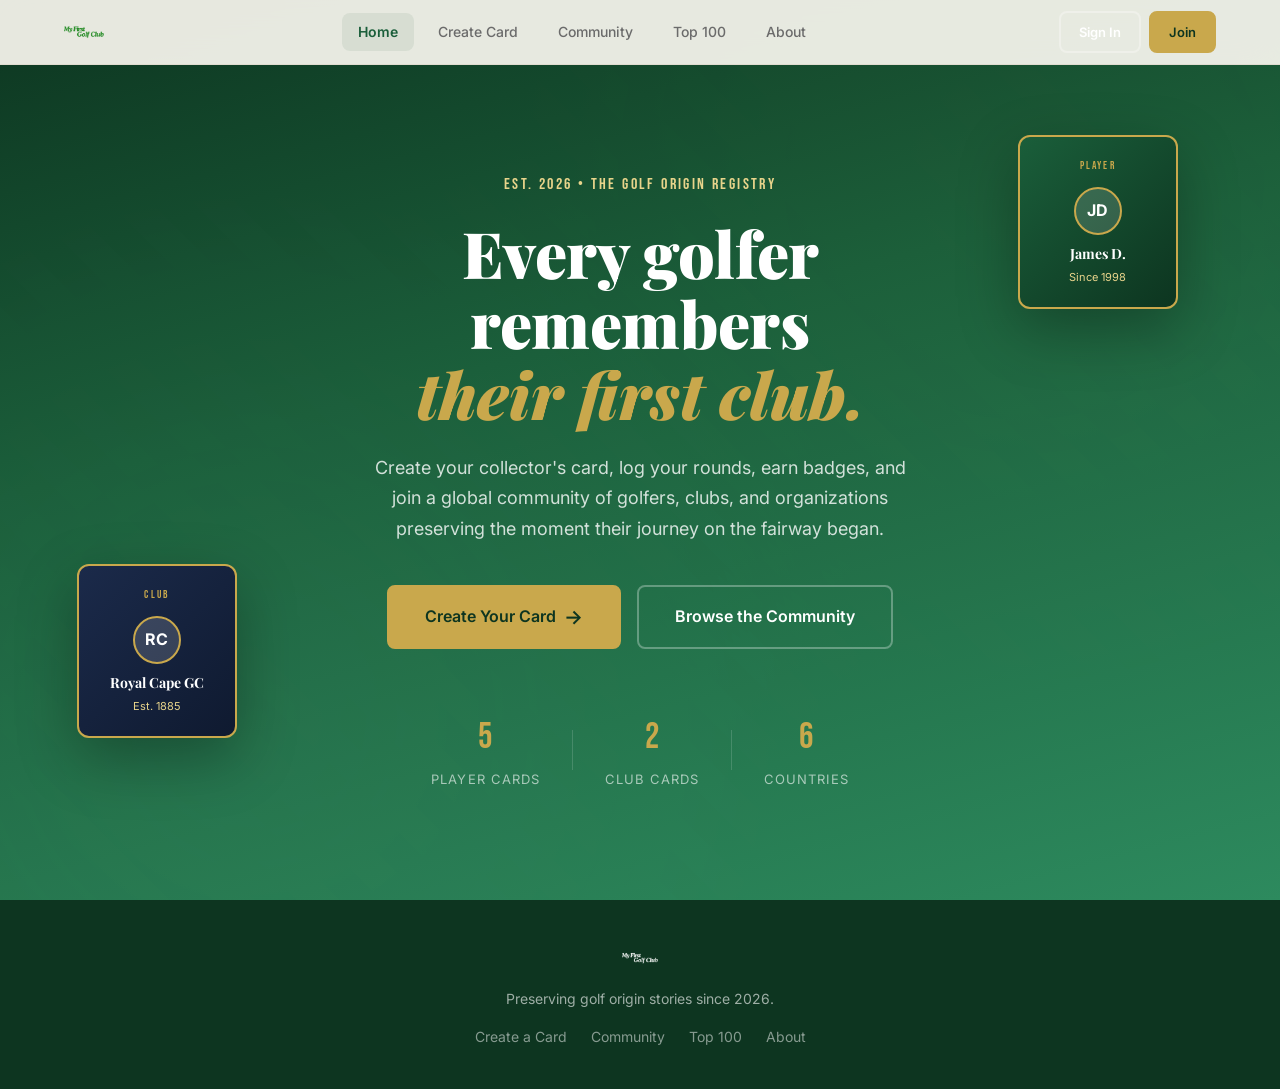
<file: index.html>
<!DOCTYPE html>
<html lang="en">
<head>
  <meta charset="UTF-8">
  <meta name="viewport" content="width=device-width, initial-scale=1.0">
  <title>My First Golf Club - Where Every Golf Story Begins</title>
  <link rel="icon" type="image/png" href="logo.png">
  <link rel="stylesheet" href="styles.css">
  <link rel="preconnect" href="https://fonts.googleapis.com">
  <link rel="preconnect" href="https://fonts.gstatic.com" crossorigin>
  <link href="https://fonts.googleapis.com/css2?family=Playfair+Display:ital,wght@0,400;0,700;0,900;1,400&family=Inter:wght@300;400;500;600;700&family=Bebas+Neue&display=swap" rel="stylesheet">
</head>
<body>
  <!-- ===== NAVIGATION ===== -->
  <nav class="nav" id="nav">
    <div class="nav-inner">
      <a href="#" class="nav-logo" onclick="showSection('hero'); return false;">
        <img src="logo.png" alt="My First Golf Club" class="nav-logo-img">
      </a>
      <div class="nav-links">
        <a href="#" onclick="showSection('hero'); return false;" class="nav-link active" data-section="hero">Home</a>
        <a href="#" onclick="showSection('submit'); return false;" class="nav-link" data-section="submit">Create Card</a>
        <a href="#" onclick="showSection('community'); return false;" class="nav-link" data-section="community">Community</a>
        <a href="#" onclick="showSection('top100'); return false;" class="nav-link" data-section="top100">Top 100</a>
        <a href="#" onclick="showSection('about'); return false;" class="nav-link" data-section="about">About</a>
      </div>
      <div class="nav-right">
        <!-- Logged Out State -->
        <div class="nav-auth" id="navLoggedOut">
          <button class="btn btn-ghost btn-sm" onclick="openAuth('signin')">Sign In</button>
          <button class="btn btn-primary btn-sm" onclick="openAuth('signup')">Join</button>
        </div>
        <!-- Logged In State -->
        <div class="nav-user" id="navLoggedIn" style="display:none;">
          <div class="nav-avatar-wrapper" onclick="toggleUserDropdown()">
            <div class="nav-avatar" id="navAvatar"></div>
            <div class="nav-dropdown" id="navDropdown">
              <a href="#" onclick="showSection('clubhouse'); closeUserDropdown(); return false;">My Clubhouse</a>
              <a href="#" onclick="openRoundModal(); closeUserDropdown(); return false;">Log a Round</a>
              <a href="#" class="nav-dropdown-divider"></a>
              <a href="#" onclick="handleSignOut(); return false;">Sign Out</a>
            </div>
          </div>
        </div>
      </div>
      <button class="nav-mobile-toggle" onclick="toggleMobileNav()" aria-label="Toggle menu">
        <span></span><span></span><span></span>
      </button>
    </div>
    <div class="nav-mobile" id="navMobile">
      <a href="#" onclick="showSection('hero'); toggleMobileNav(); return false;">Home</a>
      <a href="#" onclick="showSection('submit'); toggleMobileNav(); return false;">Create Card</a>
      <a href="#" onclick="showSection('community'); toggleMobileNav(); return false;">Community</a>
      <a href="#" onclick="showSection('top100'); toggleMobileNav(); return false;">Top 100</a>
      <a href="#" onclick="showSection('about'); toggleMobileNav(); return false;">About</a>
      <div class="nav-mobile-auth" id="navMobileLoggedOut">
        <a href="#" onclick="openAuth('signin'); toggleMobileNav(); return false;">Sign In</a>
        <a href="#" onclick="openAuth('signup'); toggleMobileNav(); return false;">Join the Club</a>
      </div>
      <div class="nav-mobile-user" id="navMobileLoggedIn" style="display:none;">
        <a href="#" onclick="showSection('clubhouse'); toggleMobileNav(); return false;">My Clubhouse</a>
        <a href="#" onclick="openRoundModal(); toggleMobileNav(); return false;">Log a Round</a>
        <a href="#" onclick="handleSignOut(); toggleMobileNav(); return false;">Sign Out</a>
      </div>
    </div>
  </nav>

  <!-- ===== AUTH MODAL ===== -->
  <div class="modal-overlay" id="authModal" style="display:none;">
    <div class="modal modal-auth">
      <button class="modal-close" onclick="closeAuth()">&times;</button>
      <h3 class="modal-title" id="authModalTitle">Join the Club</h3>

      <!-- Sign Up Form -->
      <form id="signupForm" onsubmit="return handleAuth(event, 'signup')">
        <div class="form-group">
          <label>Full Name <span class="required">*</span></label>
          <input type="text" name="fullName" required placeholder="e.g. Tiger Woods" maxlength="50">
        </div>
        <div class="form-group">
          <label>Email <span class="required">*</span></label>
          <input type="email" name="email" required placeholder="your@email.com">
        </div>
        <div class="form-group">
          <label>Password <span class="required">*</span></label>
          <input type="password" name="password" required placeholder="Create a password" minlength="6">
        </div>
        <div class="form-group">
          <label>Confirm Password <span class="required">*</span></label>
          <input type="password" name="confirmPassword" required placeholder="Confirm your password" minlength="6">
        </div>
        <button type="submit" class="btn btn-primary btn-lg btn-full">Join the Club</button>
        <p class="auth-toggle">Already a member? <a href="#" onclick="toggleAuthMode('signin'); return false;">Sign In</a></p>
      </form>

      <!-- Sign In Form -->
      <form id="signinForm" style="display:none;" onsubmit="return handleAuth(event, 'signin')">
        <div class="form-group">
          <label>Email <span class="required">*</span></label>
          <input type="email" name="email" required placeholder="your@email.com">
        </div>
        <div class="form-group">
          <label>Password <span class="required">*</span></label>
          <input type="password" name="password" required placeholder="Your password" minlength="6">
        </div>
        <button type="submit" class="btn btn-primary btn-lg btn-full">Sign In</button>
        <p class="auth-toggle">Not a member yet? <a href="#" onclick="toggleAuthMode('signup'); return false;">Join the Club</a></p>
      </form>
    </div>
  </div>

  <!-- ===== HERO SECTION ===== -->
  <section class="section hero-section" id="section-hero">
    <div class="hero-bg">
      <div class="hero-pattern"></div>
    </div>
    <div class="hero-content">
      <p class="hero-eyebrow">Est. 2026 &bull; The Golf Origin Registry</p>
      <h1 class="hero-title">
        Every golfer remembers<br>
        <span class="hero-title-accent">their first club.</span>
      </h1>
      <p class="hero-subtitle">
        Create your collector's card, log your rounds, earn badges, and join a global community of golfers, clubs, and organizations
        preserving the moment their journey on the fairway began.
      </p>
      <div class="hero-actions">
        <button class="btn btn-primary btn-lg" onclick="showSection('submit')">
          Create Your Card
          <span class="btn-arrow">&rarr;</span>
        </button>
        <button class="btn btn-ghost btn-lg" onclick="showSection('community')">
          Browse the Community
        </button>
      </div>
      <div class="hero-stats">
        <div class="hero-stat">
          <span class="hero-stat-number" id="statPlayers">0</span>
          <span class="hero-stat-label">Player Cards</span>
        </div>
        <div class="hero-stat-divider"></div>
        <div class="hero-stat">
          <span class="hero-stat-number" id="statOrgs">0</span>
          <span class="hero-stat-label">Club Cards</span>
        </div>
        <div class="hero-stat-divider"></div>
        <div class="hero-stat">
          <span class="hero-stat-number" id="statCountries">0</span>
          <span class="hero-stat-label">Countries</span>
        </div>
      </div>
    </div>

    <!-- Floating preview cards -->
    <div class="hero-card-preview">
      <div class="floating-card floating-card-1">
        <div class="mini-card mini-card-player">
          <div class="mini-card-badge">PLAYER</div>
          <div class="mini-card-avatar">JD</div>
          <div class="mini-card-name">James D.</div>
          <div class="mini-card-year">Since 1998</div>
        </div>
      </div>
      <div class="floating-card floating-card-2">
        <div class="mini-card mini-card-org">
          <div class="mini-card-badge">CLUB</div>
          <div class="mini-card-avatar">RC</div>
          <div class="mini-card-name">Royal Cape GC</div>
          <div class="mini-card-year">Est. 1885</div>
        </div>
      </div>
    </div>
  </section>

  <!-- ===== SUBMIT / CREATE CARD SECTION ===== -->
  <section class="section submit-section" id="section-submit" style="display:none;">
    <div class="submit-container">
      <div class="submit-header">
        <h2 class="section-title">Create Your Playing Card</h2>
        <p class="section-subtitle">Tell the story of how your golf journey began. Your card will join our global community of origin stories.</p>
      </div>

      <!-- Card Type Toggle -->
      <div class="card-type-toggle">
        <button class="type-btn active" id="typePlayer" onclick="setCardType('player')">
          <span class="type-icon">&#9971;</span>
          <span class="type-label">Player Card</span>
          <span class="type-desc">For individuals</span>
        </button>
        <button class="type-btn" id="typeOrg" onclick="setCardType('org')">
          <span class="type-icon">&#127969;</span>
          <span class="type-label">Club Card</span>
          <span class="type-desc">For organizations</span>
        </button>
      </div>

      <div class="submit-layout">
        <!-- FORM SIDE -->
        <div class="form-side">
          <!-- Player Form -->
          <form id="playerForm" class="card-form" onsubmit="return submitCard(event, 'player')">
            <div class="form-group">
              <label>Full Name <span class="required">*</span></label>
              <input type="text" name="name" required placeholder="e.g. Tiger Woods" maxlength="50">
            </div>
            <div class="form-row">
              <div class="form-group">
                <label>Year Started <span class="required">*</span></label>
                <input type="number" name="yearStarted" required placeholder="e.g. 1995" min="1800" max="2026">
              </div>
              <div class="form-group">
                <label>Age When Started</label>
                <input type="number" name="ageStarted" placeholder="e.g. 12" min="1" max="120">
              </div>
            </div>
            <div class="form-group">
              <label>First Course Played <span class="required">*</span></label>
              <input type="text" name="firstCourse" required placeholder="e.g. St Andrews Old Course" maxlength="60">
            </div>
            <div class="form-row">
              <div class="form-group">
                <label>Location / Country <span class="required">*</span></label>
                <input type="text" name="location" required placeholder="e.g. Cape Town, South Africa" maxlength="50">
              </div>
              <div class="form-group">
                <label>Current Handicap</label>
                <input type="text" name="handicap" placeholder="e.g. 18 or Beginner" maxlength="20">
              </div>
            </div>
            <div class="form-group">
              <label>Who Introduced You to Golf?</label>
              <input type="text" name="introducedBy" placeholder="e.g. My grandfather, a school coach..." maxlength="60">
            </div>
            <div class="form-group">
              <label>Favorite Club</label>
              <div class="club-selector">
                <label class="club-option"><input type="radio" name="favClub" value="Driver"><span>Driver</span></label>
                <label class="club-option"><input type="radio" name="favClub" value="Iron"><span>Iron</span></label>
                <label class="club-option"><input type="radio" name="favClub" value="Wedge"><span>Wedge</span></label>
                <label class="club-option"><input type="radio" name="favClub" value="Putter"><span>Putter</span></label>
                <label class="club-option"><input type="radio" name="favClub" value="Hybrid"><span>Hybrid</span></label>
                <label class="club-option"><input type="radio" name="favClub" value="Wood"><span>Wood</span></label>
              </div>
            </div>
            <div class="form-group">
              <label>Your Golf Origin Story <span class="required">*</span></label>
              <textarea name="story" required placeholder="Tell us about the moment you first picked up a golf club. What do you remember? What hooked you?" maxlength="280" rows="3"></textarea>
              <span class="char-count"><span id="playerCharCount">0</span>/280</span>
            </div>
            <div class="form-group">
              <label>Profile Photo</label>
              <div class="photo-upload" id="playerPhotoUpload">
                <input type="file" accept="image/*" id="playerPhoto" onchange="handlePhotoUpload(this, 'player')" hidden>
                <div class="photo-placeholder" onclick="document.getElementById('playerPhoto').click()">
                  <span class="photo-icon">&#128247;</span>
                  <span>Click to upload</span>
                </div>
                <img class="photo-preview" id="playerPhotoPreview" alt="Preview" style="display:none;" onclick="document.getElementById('playerPhoto').click()">
              </div>
            </div>
            <div class="form-group">
              <label>Card Color</label>
              <div class="color-selector">
                <label class="color-option"><input type="radio" name="cardColor" value="green" checked><span class="color-swatch color-green"></span></label>
                <label class="color-option"><input type="radio" name="cardColor" value="navy"><span class="color-swatch color-navy"></span></label>
                <label class="color-option"><input type="radio" name="cardColor" value="maroon"><span class="color-swatch color-maroon"></span></label>
                <label class="color-option"><input type="radio" name="cardColor" value="black"><span class="color-swatch color-black"></span></label>
                <label class="color-option"><input type="radio" name="cardColor" value="royal"><span class="color-swatch color-royal"></span></label>
              </div>
            </div>
            <button type="submit" class="btn btn-primary btn-lg btn-full">
              Submit Your Player Card &rarr;
            </button>
          </form>

          <!-- Organization Form -->
          <form id="orgForm" class="card-form" style="display:none;" onsubmit="return submitCard(event, 'org')">
            <div class="form-group">
              <label>Organization Name <span class="required">*</span></label>
              <input type="text" name="name" required placeholder="e.g. Royal Cape Golf Club" maxlength="50">
            </div>
            <div class="form-row">
              <div class="form-group">
                <label>Year Established <span class="required">*</span></label>
                <input type="number" name="yearStarted" required placeholder="e.g. 1885" min="1400" max="2026">
              </div>
              <div class="form-group">
                <label>Type <span class="required">*</span></label>
                <select name="orgType" required>
                  <option value="">Select type...</option>
                  <option value="Golf Club">Golf Club</option>
                  <option value="Corporate">Corporate / Company</option>
                  <option value="Academy">Golf Academy</option>
                  <option value="Association">Association / Federation</option>
                  <option value="Resort">Golf Resort</option>
                  <option value="Other">Other</option>
                </select>
              </div>
            </div>
            <div class="form-group">
              <label>Location / Country <span class="required">*</span></label>
              <input type="text" name="location" required placeholder="e.g. Cape Town, South Africa" maxlength="50">
            </div>
            <div class="form-group">
              <label>Signature Course</label>
              <input type="text" name="signatureCourse" placeholder="e.g. The Links at Royal Cape" maxlength="60">
            </div>
            <div class="form-row">
              <div class="form-group">
                <label>Number of Members</label>
                <input type="text" name="memberCount" placeholder="e.g. 1,200" maxlength="20">
              </div>
              <div class="form-group">
                <label>Number of Holes</label>
                <select name="holes">
                  <option value="">Select...</option>
                  <option value="9">9 Holes</option>
                  <option value="18">18 Holes</option>
                  <option value="27">27 Holes</option>
                  <option value="36">36 Holes</option>
                  <option value="54">54+ Holes</option>
                </select>
              </div>
            </div>
            <div class="form-group">
              <label>Key Figure / Founder</label>
              <input type="text" name="founder" placeholder="e.g. Sir George Grey" maxlength="60">
            </div>
            <div class="form-group">
              <label>Origin Story <span class="required">*</span></label>
              <textarea name="story" required placeholder="How did this organization's golf journey begin? What's the founding story?" maxlength="280" rows="3"></textarea>
              <span class="char-count"><span id="orgCharCount">0</span>/280</span>
            </div>
            <div class="form-group">
              <label>Logo / Photo</label>
              <div class="photo-upload" id="orgPhotoUpload">
                <input type="file" accept="image/*" id="orgPhoto" onchange="handlePhotoUpload(this, 'org')" hidden>
                <div class="photo-placeholder" onclick="document.getElementById('orgPhoto').click()">
                  <span class="photo-icon">&#128247;</span>
                  <span>Click to upload</span>
                </div>
                <img class="photo-preview" id="orgPhotoPreview" alt="Preview" style="display:none;" onclick="document.getElementById('orgPhoto').click()">
              </div>
            </div>
            <div class="form-group">
              <label>Card Color</label>
              <div class="color-selector">
                <label class="color-option"><input type="radio" name="cardColor" value="green" checked><span class="color-swatch color-green"></span></label>
                <label class="color-option"><input type="radio" name="cardColor" value="navy"><span class="color-swatch color-navy"></span></label>
                <label class="color-option"><input type="radio" name="cardColor" value="maroon"><span class="color-swatch color-maroon"></span></label>
                <label class="color-option"><input type="radio" name="cardColor" value="black"><span class="color-swatch color-black"></span></label>
                <label class="color-option"><input type="radio" name="cardColor" value="royal"><span class="color-swatch color-royal"></span></label>
              </div>
            </div>
            <button type="submit" class="btn btn-primary btn-lg btn-full">
              Submit Your Club Card &rarr;
            </button>
          </form>
        </div>

        <!-- PREVIEW SIDE -->
        <div class="preview-side">
          <div class="preview-sticky">
            <h3 class="preview-label">Live Preview</h3>
            <p class="preview-hint">Fill in the form to see your card come to life</p>
            <div class="card-preview-container" id="cardPreviewContainer">
              <!-- Card is rendered here by JS -->
            </div>
            <p class="preview-flip-hint">Click the card to flip it</p>
          </div>
        </div>
      </div>
    </div>
  </section>

  <!-- ===== SUCCESS MODAL ===== -->
  <div class="modal-overlay" id="successModal" style="display:none;">
    <div class="modal">
      <div class="modal-icon">&#9971;</div>
      <h3 class="modal-title">Welcome to the Community!</h3>
      <p class="modal-text">Your card has been added to the registry. You're now part of the global golf origin story.</p>
      <div class="modal-card" id="modalCard"></div>
      <div class="modal-xp" id="successXP"></div>
      <div class="modal-actions">
        <button class="btn btn-primary" onclick="showSection('community'); closeModal()">View Community Wall</button>
        <button class="btn btn-ghost" onclick="closeModal()">Close</button>
      </div>
    </div>
  </div>

  <!-- ===== MY CLUBHOUSE / PROFILE SECTION ===== -->
  <section class="section clubhouse-section" id="section-clubhouse" style="display:none;">
    <div class="clubhouse-container">
      <!-- Profile Header -->
      <div class="clubhouse-header" id="clubhouseHeader">
        <!-- Rendered by JS: card preview, name, level, XP bar -->
      </div>

      <!-- Tab Navigation -->
      <div class="clubhouse-tabs">
        <button class="clubhouse-tab active" onclick="setClubhouseTab('overview')" data-tab="overview">Overview</button>
        <button class="clubhouse-tab" onclick="setClubhouseTab('rounds')" data-tab="rounds">My Rounds</button>
        <button class="clubhouse-tab" onclick="setClubhouseTab('badges')" data-tab="badges">Badges</button>
        <button class="clubhouse-tab" onclick="setClubhouseTab('collection')" data-tab="collection">Top 100 Collection</button>
      </div>

      <!-- Tab Content -->
      <div id="clubhouseContent">
        <!-- Rendered by JS -->
      </div>
    </div>
  </section>

  <!-- ===== LOG A ROUND MODAL ===== -->
  <div class="modal-overlay" id="roundModal" style="display:none;">
    <div class="modal">
      <button class="modal-close" onclick="closeRoundModal()">&times;</button>
      <h3 class="modal-title">Log a Round</h3>
      <p class="modal-text">Record your round and earn XP for your profile.</p>
      <form id="roundForm" onsubmit="return logRound(event)">
        <div class="form-group">
          <label>Course Name <span class="required">*</span></label>
          <input type="text" name="courseName" required placeholder="e.g. St Andrews Old Course" maxlength="60">
        </div>
        <div class="form-row">
          <div class="form-group">
            <label>Date <span class="required">*</span></label>
            <input type="date" name="date" required>
          </div>
          <div class="form-group">
            <label>Score <span class="required">*</span></label>
            <input type="number" name="score" required placeholder="e.g. 85" min="40" max="200">
          </div>
        </div>
        <div class="form-row">
          <div class="form-group">
            <label>Par</label>
            <input type="number" name="par" value="72" min="54" max="80">
          </div>
          <div class="form-group">
            <label>Conditions</label>
            <select name="conditions">
              <option value="">Select...</option>
              <option value="Perfect">Perfect</option>
              <option value="Good">Good</option>
              <option value="Windy">Windy</option>
              <option value="Rainy">Rainy</option>
              <option value="Mixed">Mixed</option>
            </select>
          </div>
        </div>
        <div class="form-group">
          <label>Highlight / Notes</label>
          <textarea name="notes" placeholder="Any memorable moments from the round?" maxlength="200" rows="2"></textarea>
        </div>
        <button type="submit" class="btn btn-primary btn-lg btn-full">Log This Round</button>
      </form>
    </div>
  </div>

  <!-- ===== COMMUNITY SECTION ===== -->
  <section class="section community-section" id="section-community" style="display:none;">
    <div class="community-container">
      <div class="community-header">
        <h2 class="section-title">The Community Wall</h2>
        <p class="section-subtitle">Every card tells a story. Browse the global registry of golf origin stories.</p>
      </div>

      <!-- Activity Feed -->
      <div class="activity-feed" id="activityFeed">
        <h3 class="feed-title">Recent Activity</h3>
        <div class="feed-items" id="feedItems">
          <!-- Rendered by JS -->
        </div>
      </div>

      <!-- Filters -->
      <div class="community-filters">
        <div class="filter-group">
          <button class="filter-btn active" onclick="filterCards('all')" data-filter="all">All Cards</button>
          <button class="filter-btn" onclick="filterCards('player')" data-filter="player">Players</button>
          <button class="filter-btn" onclick="filterCards('org')" data-filter="org">Organizations</button>
        </div>
        <div class="filter-group">
          <div class="search-box">
            <span class="search-icon">&#128269;</span>
            <input type="text" placeholder="Search cards..." id="searchInput" oninput="searchCards(this.value)">
          </div>
          <select class="sort-select" id="sortSelect" onchange="sortCards(this.value)">
            <option value="newest">Newest First</option>
            <option value="oldest-start">Earliest Start</option>
            <option value="latest-start">Latest Start</option>
            <option value="alpha">A-Z</option>
          </select>
        </div>
      </div>

      <!-- Era badges -->
      <div class="era-legend">
        <span class="era-badge era-vintage">Vintage (pre-1960)</span>
        <span class="era-badge era-classic">Classic (1960-1999)</span>
        <span class="era-badge era-modern">Modern (2000+)</span>
      </div>

      <!-- Card Grid -->
      <div class="card-grid" id="cardGrid">
        <!-- Cards rendered by JS -->
      </div>

      <!-- Empty State -->
      <div class="empty-state" id="emptyState" style="display:none;">
        <div class="empty-icon">&#9971;</div>
        <h3>No cards yet</h3>
        <p>Be the first to create a card and start the community!</p>
        <button class="btn btn-primary" onclick="showSection('submit')">Create Your Card</button>
      </div>
      <div class="empty-state" id="noResultsState" style="display:none;">
        <div class="empty-icon">&#128269;</div>
        <h3>No matches found</h3>
        <p>Try adjusting your search or filters.</p>
      </div>
    </div>
  </section>

  <!-- ===== CARD DETAIL MODAL ===== -->
  <div class="modal-overlay" id="detailModal" style="display:none;">
    <div class="modal modal-detail">
      <button class="modal-close" onclick="closeDetailModal()">&times;</button>
      <div class="detail-content" id="detailContent">
        <!-- Rendered by JS -->
      </div>
    </div>
  </div>

  <!-- ===== TOP 100 SECTION ===== -->
  <section class="section top100-section" id="section-top100" style="display:none;">
    <div class="top100-container">
      <!-- Ambassador Header -->
      <div class="top100-header">
        <div class="ambassador-badge">
          <span class="ambassador-icon">&#127942;</span>
          <span class="ambassador-label">Top 100 Golf &bull; Ambassador</span>
        </div>
        <h2 class="section-title">Top 100 Golf Courses</h2>
        <p class="section-subtitle">The world's most celebrated courses, curated by Top 100 Golf. Explore the lists, discover the stories, and see which courses shaped the community's journeys.</p>
      </div>

      <!-- List Selector Tabs -->
      <div class="top100-tabs">
        <button class="top100-tab active" onclick="setTop100List('world')" data-list="world">World</button>
        <button class="top100-tab" onclick="setTop100List('africa')" data-list="africa">Africa</button>
        <button class="top100-tab" onclick="setTop100List('europe')" data-list="europe">Europe</button>
        <button class="top100-tab" onclick="setTop100List('americas')" data-list="americas">Americas</button>
        <button class="top100-tab" onclick="setTop100List('asia')" data-list="asia">Asia Pacific</button>
        <button class="top100-tab" onclick="setTop100List('uk')" data-list="uk">UK &amp; Ireland</button>
      </div>

      <!-- Search / View Toggle -->
      <div class="top100-controls">
        <div class="search-box">
          <span class="search-icon">&#128269;</span>
          <input type="text" placeholder="Search courses..." id="top100Search" oninput="searchTop100(this.value)">
        </div>
        <div class="top100-view-toggle">
          <button class="view-btn active" onclick="setTop100View('grid')" data-view="grid" title="Card view">&#9638;</button>
          <button class="view-btn" onclick="setTop100View('list')" data-view="list" title="List view">&#9776;</button>
        </div>
      </div>

      <!-- Course Grid -->
      <div class="top100-grid" id="top100Grid">
        <!-- Rendered by JS -->
      </div>

      <!-- Course List View -->
      <div class="top100-list-view" id="top100ListView" style="display:none;">
        <!-- Rendered by JS -->
      </div>

      <!-- Community Connection -->
      <div class="top100-community-link">
        <div class="top100-cta-card">
          <h3>Played one of these courses?</h3>
          <p>If one of these legendary courses is where your golf journey began, create your Player Card and mark it as your first course. Your card will earn a <span class="top100-inline-badge">TOP 100</span> verified badge.</p>
          <button class="btn btn-primary" onclick="showSection('submit')">Create Your Card &rarr;</button>
        </div>
      </div>

      <!-- Attribution -->
      <div class="top100-attribution">
        <p>Rankings sourced from <strong>Top 100 Golf</strong>. Presented by My First Golf Club in partnership as an official Ambassador.</p>
      </div>
    </div>
  </section>

  <!-- ===== ABOUT SECTION ===== -->
  <section class="section about-section" id="section-about" style="display:none;">
    <div class="about-container">
      <div class="about-header">
        <h2 class="section-title">About My First Golf Club</h2>
      </div>
      <div class="about-grid">
        <div class="about-card">
          <div class="about-icon">&#127942;</div>
          <h3>The Mission</h3>
          <p>Every golfer has an origin story &mdash; a first swing, a first course, a person who put a club in their hand.
             My First Golf Club is a living registry that preserves these moments for individuals and organizations alike.
             We believe these stories connect us across generations, borders, and handicaps.</p>
        </div>
        <div class="about-card">
          <div class="about-icon">&#127183;</div>
          <h3>The Cards</h3>
          <p>Inspired by baseball collector cards, each Playing Card captures the essential stats and story of a golf origin.
             Player Cards are for individuals. Club Cards are for organizations, golf clubs, academies, and corporates.
             Cards earn era badges based on when the journey started &mdash; Vintage, Classic, or Modern.</p>
        </div>
        <div class="about-card">
          <div class="about-icon">&#127758;</div>
          <h3>The Community</h3>
          <p>Our Community Wall brings together origin stories from around the world.
             Browse, search, and discover how golf found its way into the lives of players and institutions everywhere.
             Every card added makes the tapestry richer.</p>
        </div>
        <div class="about-card">
          <div class="about-icon">&#128640;</div>
          <h3>What's Next</h3>
          <p>Your clubhouse is now live &mdash; log rounds, earn XP, unlock badges, and build your Top 100 collection.
             Coming soon: shareable card images for social media, a global timeline view, regional collections,
             endorsements between members, and verified badges for established clubs. The registry grows with you.</p>
        </div>
      </div>
    </div>
  </section>

  <!-- ===== TOAST CONTAINER ===== -->
  <div class="toast-container" id="toastContainer"></div>

  <!-- ===== BADGE UNLOCK MODAL ===== -->
  <div class="modal-overlay" id="badgeModal" style="display:none;">
    <div class="modal modal-badge">
      <div class="badge-confetti" id="badgeConfetti"></div>
      <div id="badgeModalContent">
        <!-- Rendered by JS -->
      </div>
      <button class="btn btn-primary" onclick="closeBadgeModal()">Awesome!</button>
    </div>
  </div>

  <!-- ===== SHARE CARD MODAL ===== -->
  <div class="modal-overlay" id="shareModal" style="display:none;">
    <div class="modal">
      <button class="modal-close" onclick="closeShareModal()">&times;</button>
      <h3 class="modal-title">Share Your Card</h3>
      <p class="modal-text">Screenshot your card or copy the link below</p>
      <div id="shareCardContainer" style="display:flex;justify-content:center;margin:20px 0;"></div>
      <div class="modal-actions">
        <button class="btn btn-primary" onclick="closeShareModal()">Done</button>
      </div>
    </div>
  </div>

  <!-- ===== FOOTER ===== -->
  <footer class="footer">
    <div class="footer-inner">
      <div class="footer-brand">
        <img src="logo.png" alt="My First Golf Club" class="footer-logo-img">
      </div>
      <p class="footer-tagline">Preserving golf origin stories since 2026.</p>
      <div class="footer-links">
        <a href="#" onclick="showSection('submit'); return false;">Create a Card</a>
        <a href="#" onclick="showSection('community'); return false;">Community</a>
        <a href="#" onclick="showSection('top100'); return false;">Top 100</a>
        <a href="#" onclick="showSection('about'); return false;">About</a>
      </div>
    </div>
  </footer>

  <!-- Module load order matters: dependencies first -->
  <script src="src/storage.js"></script>
  <script src="src/toasts.js"></script>
  <script src="src/feed.js"></script>
  <script src="src/auth.js"></script>
  <script src="src/xp.js"></script>
  <script src="src/badges.js"></script>
  <script src="src/cards.js"></script>
  <script src="src/top100.js"></script>
  <script src="src/navigation.js"></script>
  <script src="src/forms.js"></script>
  <script src="src/community.js"></script>
  <script src="src/rounds.js"></script>
  <script src="src/clubhouse.js"></script>
  <script src="src/seed.js"></script>
  <script src="src/init.js"></script>
</body>
</html>
</file>
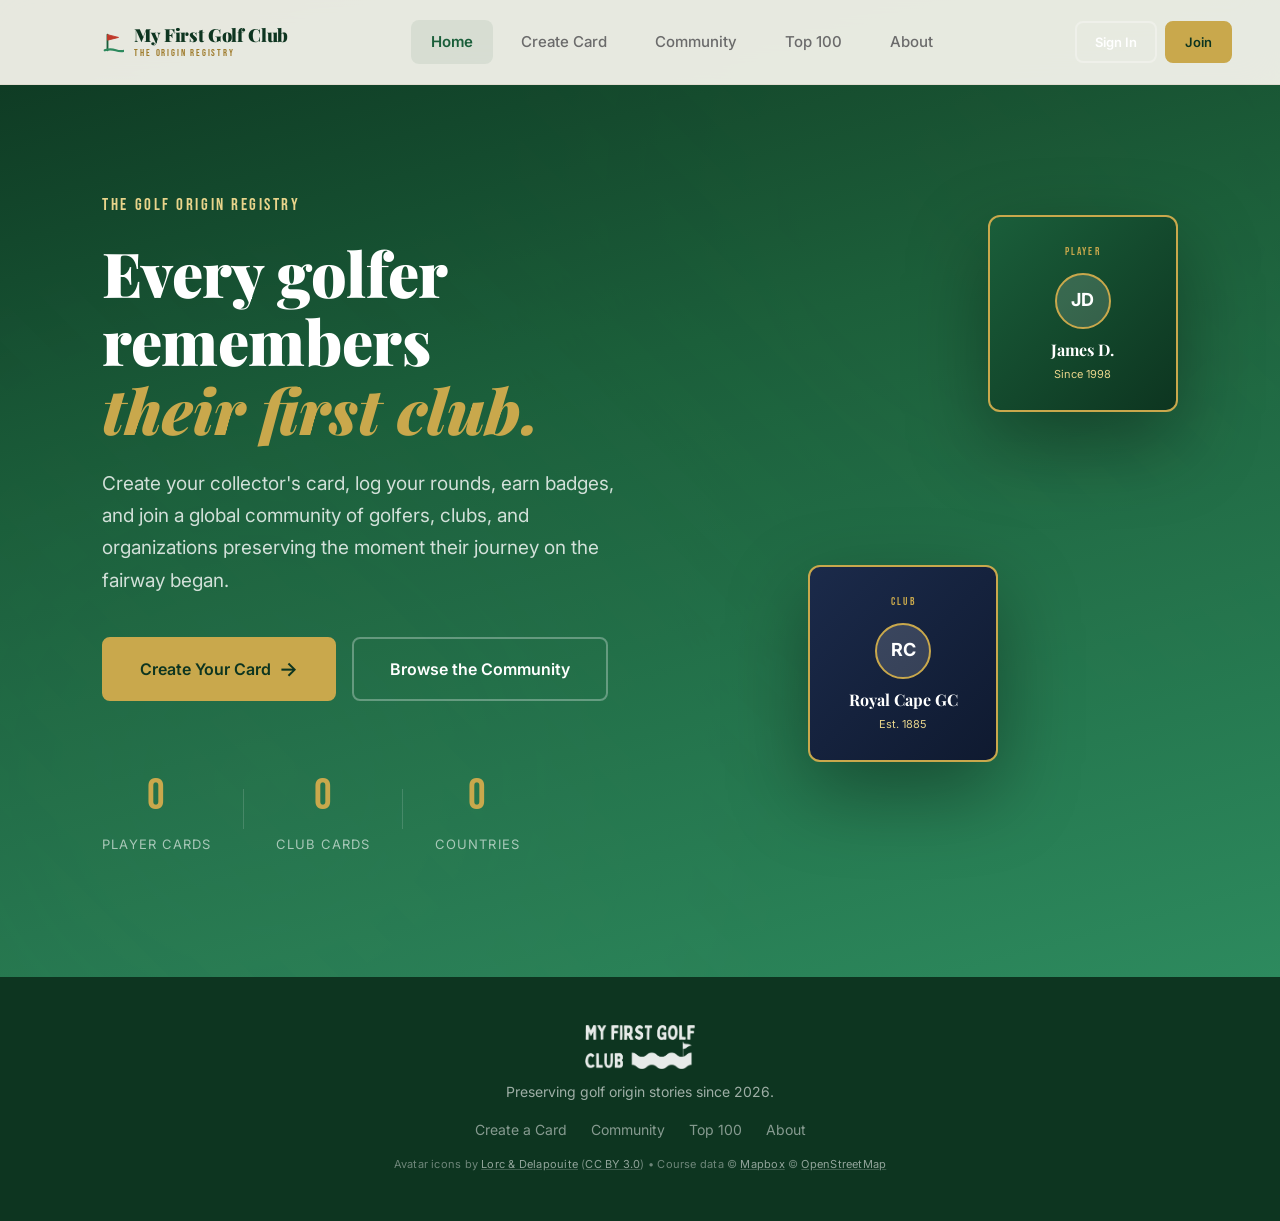
<file: public/index.html>
<!DOCTYPE html>
<html lang="en">
<head>
  <meta charset="UTF-8">
  <meta name="viewport" content="width=device-width, initial-scale=1.0">
  <title>My First Golf Club - Where Every Golf Story Begins</title>
  <link rel="icon" type="image/png" href="logo.png?v=3">
  <link rel="stylesheet" href="styles.css?v=22">
  <link rel="preconnect" href="https://fonts.googleapis.com">
  <link rel="preconnect" href="https://fonts.gstatic.com" crossorigin>
  <link href="https://fonts.googleapis.com/css2?family=Playfair+Display:ital,wght@0,400;0,700;0,900;1,400&family=Inter:wght@300;400;500;600;700&family=Bebas+Neue&display=swap" rel="stylesheet">
  <!-- Clerk UI bundle (must load before clerk-js) -->
  <script
    defer
    crossorigin="anonymous"
    src="https://noted-sturgeon-84.clerk.accounts.dev/npm/@clerk/ui@1/dist/ui.browser.js"
    type="text/javascript"
  ></script>
  <!-- Clerk JS SDK -->
  <script
    defer
    crossorigin="anonymous"
    data-clerk-publishable-key="pk_test_bm90ZWQtc3R1cmdlb24tODQuY2xlcmsuYWNjb3VudHMuZGV2JA"
    src="https://noted-sturgeon-84.clerk.accounts.dev/npm/@clerk/clerk-js@6/dist/clerk.browser.js"
    type="text/javascript"
  ></script>
</head>
<body>
  <!-- ===== NAVIGATION ===== -->
  <nav class="nav" id="nav">
    <div class="nav-inner">
      <a href="#" class="nav-logo" onclick="showSection('hero'); return false;">
        <span class="nav-logo-flag" aria-hidden="true">
          <svg width="22" height="22" viewBox="0 0 24 24" fill="none" xmlns="http://www.w3.org/2000/svg">
            <path d="M6 21V4" stroke="#1a5e3a" stroke-width="2" stroke-linecap="round"/>
            <path d="M6 4 L18 7 L6 10 Z" fill="#c0392b" stroke="#c0392b" stroke-width="1" stroke-linejoin="round"/>
            <path d="M3 21 Q9 19 15 21 T27 21" stroke="#2d8a5e" stroke-width="2.5" stroke-linecap="round" fill="none"/>
          </svg>
        </span>
        <span class="nav-logo-text">
          <span class="nav-logo-text-main">My First Golf Club</span>
          <span class="nav-logo-text-sub">The Origin Registry</span>
        </span>
      </a>
      <div class="nav-links">
        <a href="#" onclick="showSection('hero'); return false;" class="nav-link active" data-section="hero">Home</a>
        <a href="#" onclick="showSection('submit'); return false;" class="nav-link" data-section="submit">Create Card</a>
        <a href="#" onclick="showSection('community'); return false;" class="nav-link" data-section="community">Community</a>
        <a href="#" onclick="showSection('top100'); return false;" class="nav-link" data-section="top100">Top 100</a>
        <a href="#" onclick="showSection('about'); return false;" class="nav-link" data-section="about">About</a>
      </div>
      <div class="nav-right">
        <!-- Logged Out State -->
        <div class="nav-auth" id="navLoggedOut">
          <button class="btn btn-ghost btn-sm" onclick="openAuth('signin')">Sign In</button>
          <button class="btn btn-primary btn-sm" onclick="openAuth('signup')">Join</button>
        </div>
        <!-- Logged In State -->
        <div class="nav-user" id="navLoggedIn" style="display:none;">
          <div class="nav-avatar-wrapper" onclick="toggleUserDropdown()">
            <div class="nav-avatar" id="navAvatar"></div>
            <div class="nav-dropdown" id="navDropdown">
              <a href="#" onclick="showSection('clubhouse'); closeUserDropdown(); return false;">My Clubhouse</a>
              <a href="#" onclick="openRoundModal(); closeUserDropdown(); return false;">Log a Round</a>
              <a href="#" class="nav-dropdown-divider"></a>
              <a href="#" onclick="handleSignOut(); return false;">Sign Out</a>
            </div>
          </div>
        </div>
      </div>
      <button class="nav-mobile-toggle" onclick="toggleMobileNav()" aria-label="Toggle menu">
        <span></span><span></span><span></span>
      </button>
    </div>
    <div class="nav-mobile" id="navMobile">
      <a href="#" onclick="showSection('hero'); toggleMobileNav(); return false;">Home</a>
      <a href="#" onclick="showSection('submit'); toggleMobileNav(); return false;">Create Card</a>
      <a href="#" onclick="showSection('community'); toggleMobileNav(); return false;">Community</a>
      <a href="#" onclick="showSection('top100'); toggleMobileNav(); return false;">Top 100</a>
      <a href="#" onclick="showSection('about'); toggleMobileNav(); return false;">About</a>
      <div class="nav-mobile-auth" id="navMobileLoggedOut">
        <a href="#" onclick="openAuth('signin'); toggleMobileNav(); return false;">Sign In</a>
        <a href="#" onclick="openAuth('signup'); toggleMobileNav(); return false;">Join the Club</a>
      </div>
      <div class="nav-mobile-user" id="navMobileLoggedIn" style="display:none;">
        <a href="#" onclick="showSection('clubhouse'); toggleMobileNav(); return false;">My Clubhouse</a>
        <a href="#" onclick="openRoundModal(); toggleMobileNav(); return false;">Log a Round</a>
        <a href="#" onclick="handleSignOut(); toggleMobileNav(); return false;">Sign Out</a>
      </div>
    </div>
  </nav>

  <!-- ===== AUTH MODAL (Clerk mounts here) ===== -->
  <div class="modal-overlay" id="authModal" style="display:none;">
    <div class="modal modal-auth" style="padding:0;max-width:480px;overflow:visible;background:transparent;box-shadow:none;">
      <div id="clerk-auth-mount"></div>
    </div>
  </div>

  <!-- ===== HERO SECTION ===== -->
  <section class="section hero-section" id="section-hero">
    <div class="hero-bg">
      <div class="hero-pattern"></div>
    </div>
    <div class="hero-content">
      <p class="hero-eyebrow">The Golf Origin Registry</p>
      <h1 class="hero-title">
        Every golfer remembers<br>
        <span class="hero-title-accent">their first club.</span>
      </h1>
      <p class="hero-subtitle">
        Create your collector's card, log your rounds, earn badges, and join a global community of golfers, clubs, and organizations
        preserving the moment their journey on the fairway began.
      </p>
      <div class="hero-actions">
        <button class="btn btn-primary btn-lg" onclick="showSection('submit')">
          Create Your Card
          <span class="btn-arrow">&rarr;</span>
        </button>
        <button class="btn btn-ghost btn-lg" onclick="showSection('community')">
          Browse the Community
        </button>
      </div>
      <div class="hero-stats">
        <div class="hero-stat">
          <span class="hero-stat-number" id="statPlayers">0</span>
          <span class="hero-stat-label">Player Cards</span>
        </div>
        <div class="hero-stat-divider"></div>
        <div class="hero-stat">
          <span class="hero-stat-number" id="statOrgs">0</span>
          <span class="hero-stat-label">Club Cards</span>
        </div>
        <div class="hero-stat-divider"></div>
        <div class="hero-stat">
          <span class="hero-stat-number" id="statCountries">0</span>
          <span class="hero-stat-label">Countries</span>
        </div>
      </div>
    </div>

    <!-- Floating preview cards -->
    <div class="hero-card-preview">
      <div class="floating-card floating-card-1">
        <div class="mini-card mini-card-player">
          <div class="mini-card-badge">PLAYER</div>
          <div class="mini-card-avatar">JD</div>
          <div class="mini-card-name">James D.</div>
          <div class="mini-card-year">Since 1998</div>
        </div>
      </div>
      <div class="floating-card floating-card-2">
        <div class="mini-card mini-card-org">
          <div class="mini-card-badge">CLUB</div>
          <div class="mini-card-avatar">RC</div>
          <div class="mini-card-name">Royal Cape GC</div>
          <div class="mini-card-year">Est. 1885</div>
        </div>
      </div>
    </div>
  </section>

  <!-- ===== SUBMIT / CREATE CARD SECTION ===== -->
  <section class="section submit-section" id="section-submit" style="display:none;">
    <div class="submit-container">
      <div class="submit-header">
        <h2 class="section-title">Create Your Card</h2>
        <p class="section-subtitle">Tell the story of how your golf journey began. Your card will join our global community of origin stories.</p>
      </div>

      <!-- Card Type Toggle -->
      <div class="card-type-toggle">
        <button class="type-btn active" id="typePlayer" onclick="setCardType('player')">
          <span class="type-icon">&#9971;</span>
          <span class="type-label">Player Card</span>
          <span class="type-desc">For individuals</span>
        </button>
        <button class="type-btn" id="typeOrg" onclick="setCardType('org')">
          <span class="type-icon">&#127969;</span>
          <span class="type-label">Club Card</span>
          <span class="type-desc">For organizations</span>
        </button>
      </div>

      <div class="submit-layout">
        <!-- FORM SIDE -->
        <div class="form-side">
          <!-- Player Form (Wizard) -->
          <form id="playerForm" class="card-form card-form-wizard" onsubmit="return submitCard(event, 'player')">

            <!-- Progress bar -->
            <div class="wizard-progress" id="wizardProgress">
              <div class="wizard-progress-bar">
                <div class="wizard-progress-fill" id="wizardProgressFill" style="width: 12.5%;"></div>
              </div>
              <div class="wizard-progress-label">
                Step <span id="wizardStepNum">1</span> of 8
              </div>
            </div>

            <!-- ============ STEP 1: DESIGN ============ -->
            <div class="wizard-step active" data-step="1">
              <div class="wizard-step-header">
                <span class="wizard-step-emoji">&#127912;</span>
                <h3 class="wizard-step-title">Design your card</h3>
                <p class="wizard-step-subtitle">Pick a look. You can change it any time.</p>
              </div>
              <div class="form-group">
                <label>Card Color</label>
                <div class="color-selector">
                  <label class="color-option"><input type="radio" name="cardColor" value="green" checked><span class="color-swatch color-green"></span></label>
                  <label class="color-option"><input type="radio" name="cardColor" value="navy"><span class="color-swatch color-navy"></span></label>
                  <label class="color-option"><input type="radio" name="cardColor" value="maroon"><span class="color-swatch color-maroon"></span></label>
                  <label class="color-option"><input type="radio" name="cardColor" value="black"><span class="color-swatch color-black"></span></label>
                  <label class="color-option"><input type="radio" name="cardColor" value="royal"><span class="color-swatch color-royal"></span></label>
                </div>
              </div>
              <div class="form-group">
                <label>Border Style</label>
                <div class="border-selector">
                  <label class="border-option"><input type="radio" name="borderStyle" value="gold" checked><span class="border-swatch border-gold"><span>Gold</span></span></label>
                  <label class="border-option"><input type="radio" name="borderStyle" value="silver"><span class="border-swatch border-silver"><span>Silver</span></span></label>
                  <label class="border-option"><input type="radio" name="borderStyle" value="bronze"><span class="border-swatch border-bronze"><span>Bronze</span></span></label>
                </div>
              </div>
            </div>

            <!-- ============ STEP 2: AGE STARTED ============ -->
            <div class="wizard-step" data-step="2">
              <div class="wizard-step-header">
                <span class="wizard-step-emoji">&#127919;</span>
                <h3 class="wizard-step-title">When did you start?</h3>
                <p class="wizard-step-subtitle">The age and year you first picked up a club.</p>
              </div>
              <div class="form-group">
                <label>Age you started</label>
                <select name="ageStarted" id="ageStartedSelect">
                  <option value="">Select age...</option>
                  <!-- Populated by JS -->
                </select>
              </div>
              <div class="form-group">
                <label>Year started <span class="required">*</span></label>
                <select name="yearStarted" id="yearStartedSelect" required>
                  <option value="">Select year...</option>
                  <!-- Populated by JS -->
                </select>
              </div>
            </div>

            <!-- ============ STEP 3: NATIONALITY ============ -->
            <div class="wizard-step" data-step="3">
              <div class="wizard-step-header">
                <span class="wizard-step-emoji">&#127759;</span>
                <h3 class="wizard-step-title">Where are you from?</h3>
                <p class="wizard-step-subtitle">Your flag will appear on your card.</p>
              </div>
              <div class="form-group">
                <label>Nationality <span class="required">*</span></label>
                <div class="combobox" id="nationalityCombobox">
                  <input
                    type="text"
                    id="nationalityInput"
                    name="location"
                    autocomplete="off"
                    placeholder="Start typing your country..."
                    required
                  >
                  <input type="hidden" name="nationalityCode" id="nationalityCodeHidden">
                  <input type="hidden" name="nationality" id="nationalityHidden">
                  <div class="combobox-list" id="nationalityList" style="display:none;"></div>
                </div>
              </div>
            </div>

            <!-- ============ STEP 4: FIRST COURSE ============ -->
            <div class="wizard-step" data-step="4">
              <div class="wizard-step-header">
                <span class="wizard-step-emoji">&#9971;</span>
                <h3 class="wizard-step-title">Where did you first play?</h3>
                <p class="wizard-step-subtitle">Optional, but helps us put you on the global map.</p>
              </div>
              <div class="form-group">
                <label>Country of first round</label>
                <div class="combobox" id="firstCourseCountryCombobox">
                  <input
                    type="text"
                    id="firstCourseCountryInput"
                    name="firstCourseCountry"
                    autocomplete="off"
                    placeholder="Same as nationality, or type another..."
                  >
                  <div class="combobox-list" id="firstCourseCountryList" style="display:none;"></div>
                </div>
              </div>
              <div class="form-group">
                <label>First course played <span class="required">*</span></label>
                <input type="text" name="firstCourse" placeholder="Start typing your course..." maxlength="80" autocomplete="off">
                <input type="hidden" name="firstCourseLat">
                <input type="hidden" name="firstCourseLon">
                <p class="form-hint">Type to search &mdash; pick a result or keep your own text.</p>
              </div>
            </div>

            <!-- ============ STEP 5: ABOUT YOU ============ -->
            <div class="wizard-step" data-step="5">
              <div class="wizard-step-header">
                <span class="wizard-step-emoji">&#128100;</span>
                <h3 class="wizard-step-title">About you</h3>
                <p class="wizard-step-subtitle">Just a few details for your card.</p>
              </div>
              <div class="form-row">
                <div class="form-group">
                  <label>First name <span class="required">*</span></label>
                  <input type="text" name="firstName" placeholder="e.g. Tiger" maxlength="30" autocomplete="given-name">
                </div>
                <div class="form-group">
                  <label>Surname <span class="required">*</span></label>
                  <input type="text" name="lastName" placeholder="e.g. Woods" maxlength="30" autocomplete="family-name">
                </div>
              </div>
              <input type="hidden" name="name" id="fullNameHidden">
              <div class="form-group">
                <label>Current handicap</label>
                <select name="handicap" id="handicapSelect">
                  <option value="">Select...</option>
                  <optgroup label="New to golf">
                    <option value="Just Starting">Just Starting</option>
                    <option value="Beginner">Beginner</option>
                  </optgroup>
                  <optgroup label="Handicap">
                    <option value="36">36</option>
                    <option value="30">30</option>
                    <option value="25">25</option>
                    <option value="20">20</option>
                    <option value="18">18</option>
                    <option value="15">15</option>
                    <option value="12">12</option>
                    <option value="10">10</option>
                    <option value="8">8</option>
                    <option value="6">6</option>
                    <option value="5">5</option>
                    <option value="4">4</option>
                    <option value="3">3</option>
                    <option value="2">2</option>
                    <option value="1">1</option>
                    <option value="0">Scratch (0)</option>
                    <option value="+1">+1</option>
                    <option value="+2">+2</option>
                    <option value="+3">+3</option>
                  </optgroup>
                  <optgroup label="Pro">
                    <option value="Pro">Pro</option>
                  </optgroup>
                </select>
              </div>
              <div class="form-group">
                <label>Favourite club <span style="font-weight:400;color:var(--text-muted);font-size:12px;">(the one you love hitting)</span></label>
                <div class="club-selector">
                  <label class="club-option"><input type="radio" name="favClub" value="Driver"><span>Driver</span></label>
                  <label class="club-option"><input type="radio" name="favClub" value="Wood"><span>Wood</span></label>
                  <label class="club-option"><input type="radio" name="favClub" value="Hybrid"><span>Hybrid</span></label>
                  <label class="club-option"><input type="radio" name="favClub" value="Iron"><span>Iron</span></label>
                  <label class="club-option"><input type="radio" name="favClub" value="Wedge"><span>Wedge</span></label>
                  <label class="club-option"><input type="radio" name="favClub" value="Putter"><span>Putter</span></label>
                </div>
              </div>
              <div class="form-group">
                <label>Which person inspired you to begin golf?</label>
                <input type="text" name="introducedBy" placeholder="e.g. My grandfather, a school coach..." maxlength="60">
              </div>
            </div>

            <!-- ============ STEP 6: BUCKET-LIST COURSE ============ -->
            <div class="wizard-step" data-step="6">
              <div class="wizard-step-header">
                <span class="wizard-step-emoji">&#10024;</span>
                <h3 class="wizard-step-title">Your bucket-list course</h3>
                <p class="wizard-step-subtitle">The one course you'd love to play one day.</p>
              </div>
              <div class="form-group">
                <label>Bucket-list course <span style="font-weight:400;color:var(--text-muted);font-size:12px;">(optional)</span></label>
                <input type="text" name="dreamCourse" placeholder="e.g. Augusta National, St Andrews, Pebble Beach..." maxlength="80">
              </div>
            </div>

            <!-- ============ STEP 7: STORY + PHOTO ============ -->
            <div class="wizard-step" data-step="7">
              <div class="wizard-step-header">
                <span class="wizard-step-emoji">&#128221;</span>
                <h3 class="wizard-step-title">The moment it clicked</h3>
                <p class="wizard-step-subtitle">A short memory, plus a photo if you have one. All optional.</p>
              </div>
              <div class="form-group">
                <label>Your golf origin story <span style="font-weight:400;color:var(--text-muted);font-size:12px;">(optional)</span></label>
                <div class="story-prompts" aria-label="Story starters">
                  <button type="button" class="story-prompt" data-prompt="My first round was with ">My first round was with…</button>
                  <button type="button" class="story-prompt" data-prompt="What I remember most is ">What I remember most is…</button>
                  <button type="button" class="story-prompt" data-prompt="I got hooked when ">I got hooked when…</button>
                </div>
                <textarea name="story" placeholder="A sentence or two. Skip if you'd rather." maxlength="280" rows="4"></textarea>
                <span class="char-count"><span id="playerCharCount">0</span>/280</span>
              </div>
              <div class="form-group">
                <label>Profile photo (optional)</label>
                <div class="photo-upload" id="playerPhotoUpload">
                  <input type="file" accept="image/*" id="playerPhoto" onchange="handlePhotoUpload(this, 'player')" hidden>
                  <div class="photo-placeholder" onclick="document.getElementById('playerPhoto').click()">
                    <span class="photo-icon">&#128247;</span>
                    <span>Click to upload</span>
                  </div>
                  <img class="photo-preview" id="playerPhotoPreview" alt="Preview" style="display:none;" onclick="document.getElementById('playerPhoto').click()">
                </div>
              </div>

              <!-- OR divider between photo upload and avatar picker -->
              <div class="or-divider" id="orDivider">
                <span class="or-divider-line"></span>
                <span class="or-divider-text">OR</span>
                <span class="or-divider-line"></span>
              </div>

              <!-- Avatar picker shown when no photo is uploaded -->
              <div class="form-group avatar-picker-group" id="avatarPickerGroup">
                <div class="avatar-picker-header">
                  <span class="avatar-picker-label">Pick an avatar</span>
                  <span class="avatar-picker-sublabel">Choose your spirit animal</span>
                </div>
                <div class="avatar-grid" id="avatarGrid">
                  <!-- Populated by JS -->
                </div>
                <div class="avatar-color-row" id="avatarColorRow">
                  <span class="avatar-color-label">Avatar color:</span>
                  <div class="avatar-color-swatches" id="avatarColorSwatches">
                    <!-- Populated by JS -->
                  </div>
                </div>
                <input type="hidden" name="avatarId" id="avatarIdHidden">
                <input type="hidden" name="avatarColor" id="avatarColorHidden" value="gold">
              </div>
            </div>

            <!-- ============ STEP 8: SOCIAL LINKS (OPTIONAL) ============ -->
            <div class="wizard-step" data-step="8">
              <div class="wizard-step-header">
                <span class="wizard-step-emoji">&#128279;</span>
                <h3 class="wizard-step-title">Connect with you (optional)</h3>
                <p class="wizard-step-subtitle">Add any socials you'd like on your card. Skip any you don't use.</p>
              </div>

              <div class="form-group social-input-group">
                <label class="social-input-label">
                  <span class="social-input-icon" data-network="instagram">
                    <svg viewBox="0 0 24 24" width="20" height="20" fill="currentColor"><path d="M12 2.163c3.204 0 3.584.012 4.85.07 3.252.148 4.771 1.691 4.919 4.919.058 1.265.069 1.645.069 4.849 0 3.205-.012 3.584-.069 4.849-.149 3.225-1.664 4.771-4.919 4.919-1.266.058-1.644.07-4.85.07-3.204 0-3.584-.012-4.849-.07-3.26-.149-4.771-1.699-4.919-4.92-.058-1.265-.07-1.644-.07-4.849 0-3.204.013-3.583.07-4.849.149-3.227 1.664-4.771 4.919-4.919 1.266-.057 1.645-.069 4.849-.069zM12 0C8.741 0 8.333.014 7.053.072 2.695.272.273 2.69.073 7.052.014 8.333 0 8.741 0 12c0 3.259.014 3.668.072 4.948.2 4.358 2.618 6.78 6.98 6.98C8.333 23.986 8.741 24 12 24c3.259 0 3.668-.014 4.948-.072 4.354-.2 6.782-2.618 6.979-6.98.059-1.28.073-1.689.073-4.948 0-3.259-.014-3.667-.072-4.947-.196-4.354-2.617-6.78-6.979-6.98C15.668.014 15.259 0 12 0zm0 5.838a6.162 6.162 0 100 12.324 6.162 6.162 0 000-12.324zM12 16a4 4 0 110-8 4 4 0 010 8zm6.406-11.845a1.44 1.44 0 100 2.881 1.44 1.44 0 000-2.881z"/></svg>
                  </span>
                  Instagram
                </label>
                <div class="social-input-wrap">
                  <span class="social-input-prefix">@</span>
                  <input type="text" name="socialInstagram" placeholder="yourhandle" maxlength="40" autocomplete="off">
                </div>
              </div>

              <div class="form-group social-input-group">
                <label class="social-input-label">
                  <span class="social-input-icon" data-network="x">
                    <svg viewBox="0 0 24 24" width="18" height="18" fill="currentColor"><path d="M18.244 2.25h3.308l-7.227 8.26 8.502 11.24H16.17l-5.214-6.817L4.99 21.75H1.68l7.73-8.835L1.254 2.25H8.08l4.713 6.231zm-1.161 17.52h1.833L7.084 4.126H5.117z"/></svg>
                  </span>
                  X (Twitter)
                </label>
                <div class="social-input-wrap">
                  <span class="social-input-prefix">@</span>
                  <input type="text" name="socialX" placeholder="yourhandle" maxlength="40" autocomplete="off">
                </div>
              </div>

              <div class="form-group social-input-group">
                <label class="social-input-label">
                  <span class="social-input-icon" data-network="facebook">
                    <svg viewBox="0 0 24 24" width="20" height="20" fill="currentColor"><path d="M24 12.073c0-6.627-5.373-12-12-12s-12 5.373-12 12c0 5.99 4.388 10.954 10.125 11.854v-8.385H7.078v-3.47h3.047V9.43c0-3.007 1.792-4.669 4.533-4.669 1.312 0 2.686.235 2.686.235v2.953H15.83c-1.491 0-1.956.925-1.956 1.874v2.25h3.328l-.532 3.47h-2.796v8.385C19.612 23.027 24 18.062 24 12.073z"/></svg>
                  </span>
                  Facebook
                </label>
                <div class="social-input-wrap">
                  <span class="social-input-prefix">facebook.com/</span>
                  <input type="text" name="socialFacebook" placeholder="yourname" maxlength="60" autocomplete="off">
                </div>
              </div>

              <div class="form-group social-input-group">
                <label class="social-input-label">
                  <span class="social-input-icon" data-network="linkedin">
                    <svg viewBox="0 0 24 24" width="20" height="20" fill="currentColor"><path d="M20.447 20.452h-3.554v-5.569c0-1.328-.027-3.037-1.852-3.037-1.853 0-2.136 1.445-2.136 2.939v5.667H9.351V9h3.414v1.561h.046c.477-.9 1.637-1.85 3.37-1.85 3.601 0 4.267 2.37 4.267 5.455v6.286zM5.337 7.433a2.062 2.062 0 01-2.063-2.065 2.063 2.063 0 112.063 2.065zm1.782 13.019H3.555V9h3.564v11.452zM22.225 0H1.771C.792 0 0 .774 0 1.729v20.542C0 23.227.792 24 1.771 24h20.451C23.2 24 24 23.227 24 22.271V1.729C24 .774 23.2 0 22.222 0h.003z"/></svg>
                  </span>
                  LinkedIn
                </label>
                <div class="social-input-wrap">
                  <span class="social-input-prefix">linkedin.com/in/</span>
                  <input type="text" name="socialLinkedin" placeholder="yourname" maxlength="80" autocomplete="off">
                </div>
              </div>
            </div>

            <!-- Wizard navigation -->
            <div class="wizard-nav">
              <button type="button" class="btn btn-ghost-light" id="wizardBackBtn" onclick="wizardBack()" style="visibility:hidden;">&larr; Back</button>
              <button type="button" class="btn btn-primary" id="wizardNextBtn" onclick="wizardNext()">Next &rarr;</button>
              <button type="submit" class="btn btn-primary btn-lg" id="playerSubmitBtn" style="display:none;">
                Create Your Player Card &rarr;
              </button>
            </div>
          </form>

          <!-- Organization Form -->
          <form id="orgForm" class="card-form" style="display:none;" onsubmit="return submitCard(event, 'org')">
            <div class="form-group">
              <label>Organization Name <span class="required">*</span></label>
              <input type="text" name="name" required placeholder="e.g. Royal Cape Golf Club" maxlength="50">
            </div>
            <div class="form-row">
              <div class="form-group">
                <label>Year Established <span class="required">*</span></label>
                <input type="number" name="yearStarted" required placeholder="e.g. 1885" min="1400" max="2026">
              </div>
              <div class="form-group">
                <label>Type <span class="required">*</span></label>
                <select name="orgType" required>
                  <option value="">Select type...</option>
                  <option value="Golf Club">Golf Club</option>
                  <option value="Corporate">Corporate / Company</option>
                  <option value="Academy">Golf Academy</option>
                  <option value="Association">Association / Federation</option>
                  <option value="Resort">Golf Resort</option>
                  <option value="Other">Other</option>
                </select>
              </div>
            </div>
            <div class="form-group">
              <label>Location / Country <span class="required">*</span></label>
              <input type="text" name="location" required placeholder="e.g. Cape Town, South Africa" maxlength="50">
            </div>
            <div class="form-group">
              <label>Signature Course</label>
              <input type="text" name="signatureCourse" placeholder="e.g. The Links at Royal Cape" maxlength="60">
            </div>
            <div class="form-row">
              <div class="form-group">
                <label>Number of Members</label>
                <input type="text" name="memberCount" placeholder="e.g. 1,200" maxlength="20">
              </div>
              <div class="form-group">
                <label>Number of Holes</label>
                <select name="holes">
                  <option value="">Select...</option>
                  <option value="9">9 Holes</option>
                  <option value="18">18 Holes</option>
                  <option value="27">27 Holes</option>
                  <option value="36">36 Holes</option>
                  <option value="54">54+ Holes</option>
                </select>
              </div>
            </div>
            <div class="form-group">
              <label>Key Figure / Founder</label>
              <input type="text" name="founder" placeholder="e.g. Sir George Grey" maxlength="60">
            </div>
            <div class="form-group">
              <label>Origin Story <span class="required">*</span></label>
              <textarea name="story" required placeholder="How did this organization's golf journey begin? What's the founding story?" maxlength="280" rows="3"></textarea>
              <span class="char-count"><span id="orgCharCount">0</span>/280</span>
            </div>
            <div class="form-group">
              <label>Logo / Photo</label>
              <div class="photo-upload" id="orgPhotoUpload">
                <input type="file" accept="image/*" id="orgPhoto" onchange="handlePhotoUpload(this, 'org')" hidden>
                <div class="photo-placeholder" onclick="document.getElementById('orgPhoto').click()">
                  <span class="photo-icon">&#128247;</span>
                  <span>Click to upload</span>
                </div>
                <img class="photo-preview" id="orgPhotoPreview" alt="Preview" style="display:none;" onclick="document.getElementById('orgPhoto').click()">
              </div>
            </div>
            <div class="form-group">
              <label>Card Color</label>
              <div class="color-selector">
                <label class="color-option"><input type="radio" name="cardColor" value="green" checked><span class="color-swatch color-green"></span></label>
                <label class="color-option"><input type="radio" name="cardColor" value="navy"><span class="color-swatch color-navy"></span></label>
                <label class="color-option"><input type="radio" name="cardColor" value="maroon"><span class="color-swatch color-maroon"></span></label>
                <label class="color-option"><input type="radio" name="cardColor" value="black"><span class="color-swatch color-black"></span></label>
                <label class="color-option"><input type="radio" name="cardColor" value="royal"><span class="color-swatch color-royal"></span></label>
              </div>
            </div>
            <button type="submit" class="btn btn-primary btn-lg btn-full" id="orgSubmitBtn">
              Create Your Club Card &rarr;
            </button>
          </form>
        </div>

        <!-- PREVIEW SIDE -->
        <div class="preview-side">
          <div class="preview-sticky">
            <h3 class="preview-label">Live Preview</h3>
            <p class="preview-hint">Fill in the form to see your card come to life</p>
            <div class="card-preview-container" id="cardPreviewContainer">
              <!-- Card is rendered here by JS -->
            </div>
            <p class="preview-flip-hint">Click the card to flip it</p>
          </div>
        </div>
      </div>
    </div>
  </section>

  <!-- ===== SUCCESS / CELEBRATION OVERLAY ===== -->
  <div class="celebration-overlay" id="successModal" style="display:none;">
    <div class="celebration-confetti" id="celebrationConfetti"></div>
    <div class="celebration-content">
      <div class="celebration-header">
        <div class="celebration-badge-anim" id="celebrationBadge">&#9971;</div>
        <h2 class="celebration-title" id="celebrationTitle">You're in the Club!</h2>
        <p class="celebration-subtitle" id="celebrationSubtitle">Your card has joined the global registry of golf origin stories.</p>
      </div>

      <div class="celebration-card-reveal" id="celebrationCard">
        <div class="celebration-glow"></div>
        <div id="modalCard"></div>
      </div>

      <div class="celebration-xp" id="successXP"></div>

      <div class="celebration-share">
        <p class="celebration-share-label">Share your card with the world</p>
        <div class="celebration-share-buttons">
          <button class="share-btn share-btn-x" onclick="shareToX()" title="Share on X / Twitter">
            <svg width="16" height="16" viewBox="0 0 24 24" fill="currentColor"><path d="M18.244 2.25h3.308l-7.227 8.26 8.502 11.24H16.17l-5.214-6.817L4.99 21.75H1.68l7.73-8.835L1.254 2.25H8.08l4.713 6.231zm-1.161 17.52h1.833L7.084 4.126H5.117z"/></svg>
            <span>X</span>
          </button>
          <button class="share-btn share-btn-fb" onclick="shareToFacebook()" title="Share on Facebook">
            <span>f</span>
            <span>Facebook</span>
          </button>
          <button class="share-btn share-btn-li" onclick="shareToLinkedIn()" title="Share on LinkedIn">
            <span>in</span>
            <span>LinkedIn</span>
          </button>
          <button class="share-btn share-btn-wa" onclick="shareToWhatsApp()" title="Share on WhatsApp">
            <svg width="16" height="16" viewBox="0 0 24 24" fill="currentColor"><path d="M17.472 14.382c-.297-.149-1.758-.867-2.03-.967-.273-.099-.471-.148-.67.15-.197.297-.767.966-.94 1.164-.173.199-.347.223-.644.075-.297-.15-1.255-.463-2.39-1.475-.883-.788-1.48-1.761-1.653-2.059-.173-.297-.018-.458.13-.606.134-.133.298-.347.446-.52.149-.174.198-.298.298-.497.099-.198.05-.371-.025-.52-.075-.149-.669-1.612-.916-2.207-.242-.579-.487-.5-.669-.51-.173-.008-.371-.01-.57-.01-.198 0-.52.074-.792.372-.272.297-1.04 1.016-1.04 2.479 0 1.462 1.065 2.875 1.213 3.074.149.198 2.096 3.2 5.077 4.487.709.306 1.262.489 1.694.625.712.227 1.36.195 1.871.118.571-.085 1.758-.719 2.006-1.413.248-.694.248-1.289.173-1.413-.074-.124-.272-.198-.57-.347m-5.421 7.403h-.004a9.87 9.87 0 01-5.031-1.378l-.361-.214-3.741.982.998-3.648-.235-.374a9.86 9.86 0 01-1.51-5.26c.001-5.45 4.436-9.884 9.888-9.884 2.64 0 5.122 1.03 6.988 2.898a9.825 9.825 0 012.893 6.994c-.003 5.45-4.437 9.884-9.885 9.884m8.413-18.297A11.815 11.815 0 0012.05 0C5.495 0 .16 5.335.157 11.892c0 2.096.547 4.142 1.588 5.945L.057 24l6.305-1.654a11.882 11.882 0 005.683 1.448h.005c6.554 0 11.89-5.335 11.893-11.893a11.821 11.821 0 00-3.48-8.413z"/></svg>
            <span>WhatsApp</span>
          </button>
          <button class="share-btn share-btn-copy" onclick="copyCardLink()" title="Copy link">
            <span>&#128279;</span>
            <span>Copy Link</span>
          </button>
          <button class="share-btn share-btn-download" onclick="downloadCard()" title="Save image">
            <span>&#128248;</span>
            <span>Save Image</span>
          </button>
        </div>
      </div>

      <div class="celebration-actions">
        <button class="btn btn-primary btn-lg" onclick="showSection('community'); closeModal()">
          View Community Wall &rarr;
        </button>
        <button class="btn celebration-btn-secondary" onclick="showSection('clubhouse'); closeModal()">
          Go to My Clubhouse
        </button>
      </div>
    </div>
  </div>

  <!-- ===== MY CLUBHOUSE / PROFILE SECTION ===== -->
  <section class="section clubhouse-section" id="section-clubhouse" style="display:none;">
    <div class="clubhouse-container">
      <!-- Profile Header -->
      <div class="clubhouse-header" id="clubhouseHeader">
        <!-- Rendered by JS: card preview, name, level, XP bar -->
      </div>

      <!-- Tab Navigation -->
      <div class="clubhouse-tabs">
        <button class="clubhouse-tab active" onclick="setClubhouseTab('overview')" data-tab="overview">Overview</button>
        <button class="clubhouse-tab" onclick="setClubhouseTab('rounds')" data-tab="rounds">My Rounds</button>
        <button class="clubhouse-tab" onclick="setClubhouseTab('badges')" data-tab="badges">Badges</button>
        <button class="clubhouse-tab" onclick="setClubhouseTab('collection')" data-tab="collection">Top 100 Collection</button>
      </div>

      <!-- Tab Content -->
      <div id="clubhouseContent">
        <!-- Rendered by JS -->
      </div>
    </div>
  </section>

  <!-- ===== LOG A ROUND MODAL ===== -->
  <div class="modal-overlay" id="roundModal" style="display:none;">
    <div class="modal">
      <button class="modal-close" onclick="closeRoundModal()">&times;</button>
      <h3 class="modal-title">Log a Round</h3>
      <p class="modal-text">Record your round and earn XP for your profile.</p>
      <form id="roundForm" onsubmit="return logRound(event)">
        <div class="form-group">
          <label>Course Name <span class="required">*</span></label>
          <input type="text" name="courseName" required placeholder="e.g. St Andrews Old Course" maxlength="60">
        </div>
        <div class="form-row">
          <div class="form-group">
            <label>Date <span class="required">*</span></label>
            <input type="date" name="date" required>
          </div>
          <div class="form-group">
            <label>Score <span class="required">*</span></label>
            <input type="number" name="score" required placeholder="e.g. 85" min="40" max="200">
          </div>
        </div>
        <div class="form-row">
          <div class="form-group">
            <label>Par</label>
            <input type="number" name="par" value="72" min="54" max="80">
          </div>
          <div class="form-group">
            <label>Conditions</label>
            <select name="conditions">
              <option value="">Select...</option>
              <option value="Perfect">Perfect</option>
              <option value="Good">Good</option>
              <option value="Windy">Windy</option>
              <option value="Rainy">Rainy</option>
              <option value="Mixed">Mixed</option>
            </select>
          </div>
        </div>
        <div class="form-group">
          <label>Highlight / Notes</label>
          <textarea name="notes" placeholder="Any memorable moments from the round?" maxlength="200" rows="2"></textarea>
        </div>
        <button type="submit" class="btn btn-primary btn-lg btn-full">Log This Round</button>
      </form>
    </div>
  </div>

  <!-- ===== COMMUNITY SECTION ===== -->
  <section class="section community-section" id="section-community" style="display:none;">
    <div class="community-container">
      <div class="community-header">
        <h2 class="section-title">The Community Wall</h2>
        <p class="section-subtitle">Every card tells a story. Browse the global registry of golf origin stories.</p>
      </div>

      <!-- Activity Feed -->
      <div class="activity-feed" id="activityFeed">
        <h3 class="feed-title">Recent Activity</h3>
        <div class="feed-items" id="feedItems">
          <!-- Rendered by JS -->
        </div>
      </div>

      <!-- Filters -->
      <div class="community-filters">
        <div class="filter-group">
          <button class="filter-btn active" onclick="filterCards('all')" data-filter="all">All Cards</button>
          <button class="filter-btn" onclick="filterCards('player')" data-filter="player">Players</button>
          <button class="filter-btn" onclick="filterCards('org')" data-filter="org">Organizations</button>
        </div>
        <div class="filter-group">
          <div class="search-box">
            <span class="search-icon">&#128269;</span>
            <input type="text" placeholder="Search cards..." id="searchInput" oninput="searchCards(this.value)">
          </div>
          <select class="sort-select" id="sortSelect" onchange="sortCards(this.value)">
            <option value="newest">Newest First</option>
            <option value="oldest-start">Earliest Start</option>
            <option value="latest-start">Latest Start</option>
            <option value="alpha">A-Z</option>
          </select>
        </div>
      </div>

      <!-- Interaction hint -->
      <div style="margin-bottom:24px;">
        <span style="font-size:13px;color:var(--text-muted);">Click a card to flip it &bull; Double-click to view full story</span>
      </div>

      <!-- Card Grid -->
      <div class="card-grid" id="cardGrid">
        <!-- Cards rendered by JS -->
      </div>

      <!-- Empty State -->
      <div class="empty-state" id="emptyState" style="display:none;">
        <div class="empty-icon">&#9971;</div>
        <h3>No cards yet</h3>
        <p>Be the first to create a card and start the community!</p>
        <button class="btn btn-primary" onclick="showSection('submit')">Create Your Card</button>
      </div>
      <div class="empty-state" id="noResultsState" style="display:none;">
        <div class="empty-icon">&#128269;</div>
        <h3>No matches found</h3>
        <p>Try adjusting your search or filters.</p>
      </div>
    </div>
  </section>

  <!-- ===== CARD DETAIL MODAL ===== -->
  <div class="modal-overlay" id="detailModal" style="display:none;">
    <div class="modal modal-detail">
      <button class="modal-close" onclick="closeDetailModal()">&times;</button>
      <div class="detail-content" id="detailContent">
        <!-- Rendered by JS -->
      </div>
    </div>
  </div>

  <!-- ===== TOP 100 SECTION ===== -->
  <section class="section top100-section" id="section-top100" style="display:none;">
    <div class="top100-container">
      <!-- Ambassador Header -->
      <div class="top100-header">
        <div class="ambassador-badge">
          <span class="ambassador-icon">&#127942;</span>
          <span class="ambassador-label">Top 100 Golf &bull; Ambassador</span>
        </div>
        <h2 class="section-title">Top 100 Golf Courses</h2>
        <p class="section-subtitle">The world's most celebrated courses, curated by Top 100 Golf. Explore the lists, discover the stories, and see which courses shaped the community's journeys.</p>
      </div>

      <!-- List Selector Tabs -->
      <div class="top100-tabs">
        <button class="top100-tab active" onclick="setTop100List('world')" data-list="world">World</button>
        <button class="top100-tab" onclick="setTop100List('africa')" data-list="africa">Africa</button>
        <button class="top100-tab" onclick="setTop100List('europe')" data-list="europe">Europe</button>
        <button class="top100-tab" onclick="setTop100List('americas')" data-list="americas">Americas</button>
        <button class="top100-tab" onclick="setTop100List('asia')" data-list="asia">Asia Pacific</button>
        <button class="top100-tab" onclick="setTop100List('uk')" data-list="uk">UK &amp; Ireland</button>
      </div>

      <!-- Search / View Toggle -->
      <div class="top100-controls">
        <div class="search-box">
          <span class="search-icon">&#128269;</span>
          <input type="text" placeholder="Search courses..." id="top100Search" oninput="searchTop100(this.value)">
        </div>
        <div class="top100-view-toggle">
          <button class="view-btn active" onclick="setTop100View('grid')" data-view="grid" title="Card view">&#9638;</button>
          <button class="view-btn" onclick="setTop100View('list')" data-view="list" title="List view">&#9776;</button>
        </div>
      </div>

      <!-- Course Grid -->
      <div class="top100-grid" id="top100Grid">
        <!-- Rendered by JS -->
      </div>

      <!-- Course List View -->
      <div class="top100-list-view" id="top100ListView" style="display:none;">
        <!-- Rendered by JS -->
      </div>

      <!-- Community Connection -->
      <div class="top100-community-link">
        <div class="top100-cta-card">
          <h3>Played one of these courses?</h3>
          <p>If one of these legendary courses is where your golf journey began, create your Player Card and mark it as your first course. Your card will earn a <span class="top100-inline-badge">TOP 100</span> verified badge.</p>
          <button class="btn btn-primary" onclick="showSection('submit')">Create Your Card &rarr;</button>
        </div>
      </div>

      <!-- Attribution -->
      <div class="top100-attribution">
        <p>Rankings sourced from <strong>Top 100 Golf</strong>. Presented by My First Golf Club in partnership as an official Ambassador.</p>
      </div>
    </div>
  </section>

  <!-- ===== ABOUT SECTION ===== -->
  <section class="section about-section" id="section-about" style="display:none;">
    <div class="about-container">
      <div class="about-header">
        <h2 class="section-title">About My First Golf Club</h2>
      </div>
      <div class="about-grid">
        <div class="about-card">
          <div class="about-icon">&#127942;</div>
          <h3>The Mission</h3>
          <p>Every golfer has an origin story &mdash; a first swing, a first course, a person who put a club in their hand.
             My First Golf Club is a living registry that preserves these moments for individuals and organizations alike.
             We believe these stories connect us across generations, borders, and handicaps.</p>
        </div>
        <div class="about-card">
          <div class="about-icon">&#127183;</div>
          <h3>The Cards</h3>
          <p>Inspired by baseball collector cards, each card captures the essential stats and story of a golf origin.
             Player Cards are for individuals. Club Cards are for organizations, golf clubs, academies, and corporates.
             Cards earn era badges based on when the journey started &mdash; Vintage, Classic, or Modern.</p>
        </div>
        <div class="about-card">
          <div class="about-icon">&#127758;</div>
          <h3>The Community</h3>
          <p>Our Community Wall brings together origin stories from around the world.
             Browse, search, and discover how golf found its way into the lives of players and institutions everywhere.
             Every card added makes the tapestry richer.</p>
        </div>
        <div class="about-card">
          <div class="about-icon">&#128640;</div>
          <h3>What's Next</h3>
          <p>Your clubhouse is now live &mdash; log rounds, earn XP, unlock badges, and build your Top 100 collection.
             Coming soon: shareable card images for social media, a global timeline view, regional collections,
             endorsements between members, and verified badges for established clubs. The registry grows with you.</p>
        </div>
      </div>
    </div>
  </section>

  <!-- ===== TOAST CONTAINER ===== -->
  <div class="toast-container" id="toastContainer"></div>

  <!-- ===== BADGE UNLOCK MODAL ===== -->
  <div class="modal-overlay" id="badgeModal" style="display:none;">
    <div class="modal modal-badge">
      <div class="badge-confetti" id="badgeConfetti"></div>
      <div id="badgeModalContent">
        <!-- Rendered by JS -->
      </div>
      <button class="btn btn-primary" onclick="closeBadgeModal()">Awesome!</button>
    </div>
  </div>

  <!-- ===== SHARE CARD MODAL ===== -->
  <div class="modal-overlay" id="shareModal" style="display:none;">
    <div class="modal">
      <button class="modal-close" onclick="closeShareModal()">&times;</button>
      <h3 class="modal-title">Share Your Card</h3>
      <p class="modal-text">Screenshot your card or copy the link below</p>
      <div id="shareCardContainer" style="display:flex;justify-content:center;margin:20px 0;"></div>
      <div class="modal-actions">
        <button class="btn btn-primary" onclick="closeShareModal()">Done</button>
      </div>
    </div>
  </div>

  <!-- ===== FOOTER ===== -->
  <footer class="footer">
    <div class="footer-inner">
      <div class="footer-brand">
        <img src="logo.png?v=3" alt="My First Golf Club" class="footer-logo-img">
      </div>
      <p class="footer-tagline">Preserving golf origin stories since 2026.</p>
      <div class="footer-links">
        <a href="#" onclick="showSection('submit'); return false;">Create a Card</a>
        <a href="#" onclick="showSection('community'); return false;">Community</a>
        <a href="#" onclick="showSection('top100'); return false;">Top 100</a>
        <a href="#" onclick="showSection('about'); return false;">About</a>
      </div>
      <p class="footer-credits">
        Avatar icons by <a href="https://game-icons.net/" target="_blank" rel="noopener">Lorc &amp; Delapouite</a>
        (<a href="https://creativecommons.org/licenses/by/3.0/" target="_blank" rel="noopener">CC BY 3.0</a>)
        &bull; Course data &copy; <a href="https://www.mapbox.com/about/maps/" target="_blank" rel="noopener">Mapbox</a>
        &copy; <a href="https://www.openstreetmap.org/copyright" target="_blank" rel="noopener">OpenStreetMap</a>
      </p>
    </div>
  </footer>

  <!-- Module load order matters: dependencies first -->
  <script src="src/storage.js?v=22"></script>
  <script src="src/api.js?v=22"></script>
  <script src="src/toasts.js?v=22"></script>
  <script src="src/feed.js?v=22"></script>
  <script src="src/auth.js?v=22"></script>
  <script src="src/xp.js?v=22"></script>
  <script src="src/badges.js?v=22"></script>
  <script src="src/avatars.js?v=22"></script>
  <script src="src/cards.js?v=22"></script>
  <script src="src/top100.js?v=22"></script>
  <script src="src/navigation.js?v=22"></script>
  <script src="src/forms.js?v=22"></script>
  <script src="src/wizard.js?v=22"></script>
  <script src="src/celebrate.js?v=22"></script>
  <script src="src/community.js?v=22"></script>
  <script src="src/rounds.js?v=22"></script>
  <script src="src/clubhouse.js?v=22"></script>
  <script src="src/seed.js?v=22"></script>
  <script src="src/init.js?v=22"></script>
</body>
</html>
</file>
<file: styles.css>
/* ============================================
   MY FIRST GOLF CLUB - COMPLETE STYLES
   Premium golf club meets baseball collector card
   ============================================ */

/* ============================================
   1. CSS VARIABLES
   ============================================ */
:root {
  --green: #1a5e3a;
  --green-light: #2d8a5e;
  --green-dark: #0d3520;
  --gold: #c9a84c;
  --gold-light: #e8d48b;
  --gold-dark: #a07d2e;
  --cream: #faf8f0;
  --cream-dark: #f0ece0;
  --navy: #1b2a4a;
  --maroon: #6b1d2a;
  --royal: #2c3e8c;
  --black-card: #1a1a1a;
  --text: #2c2c2c;
  --text-light: #6b6b6b;
  --text-muted: #999;
  --border: #e0dcd0;
  --shadow: rgba(0,0,0,0.1);
  --shadow-lg: rgba(0,0,0,0.18);
  --radius: 12px;
  --radius-sm: 8px;
  --radius-lg: 20px;
  --font-display: 'Playfair Display', Georgia, serif;
  --font-body: 'Inter', -apple-system, sans-serif;
  --font-accent: 'Bebas Neue', Impact, sans-serif;
  --transition: 0.3s cubic-bezier(0.4, 0, 0.2, 1);
}

/* ============================================
   2. RESET & BASE
   ============================================ */
*, *::before, *::after {
  box-sizing: border-box;
  margin: 0;
  padding: 0;
}

html {
  scroll-behavior: smooth;
}

body {
  font-family: var(--font-body);
  color: var(--text);
  background: var(--cream);
  line-height: 1.6;
  -webkit-font-smoothing: antialiased;
  -moz-osx-font-smoothing: grayscale;
  overflow-x: hidden;
}

img {
  max-width: 100%;
  height: auto;
}

a {
  color: inherit;
  text-decoration: none;
}

/* ============================================
   3. NAVIGATION (.nav)
   ============================================ */
.nav {
  position: fixed;
  top: 0;
  left: 0;
  right: 0;
  z-index: 1000;
  background: rgba(250, 248, 240, 0.92);
  backdrop-filter: blur(20px);
  -webkit-backdrop-filter: blur(20px);
  border-bottom: 1px solid var(--border);
  transition: var(--transition);
}

.nav-inner {
  max-width: 1200px;
  margin: 0 auto;
  padding: 0 24px;
  height: 64px;
  display: flex;
  align-items: center;
  justify-content: space-between;
}

.nav-logo {
  display: flex;
  align-items: center;
  text-decoration: none;
}

.nav-logo-img {
  height: 40px;
  width: auto;
  object-fit: contain;
}

.nav-links {
  display: flex;
  gap: 8px;
}

.nav-link {
  text-decoration: none;
  color: var(--text-light);
  font-size: 14px;
  font-weight: 500;
  padding: 8px 16px;
  border-radius: var(--radius-sm);
  transition: var(--transition);
}

.nav-link:hover {
  color: var(--green);
  background: rgba(26, 94, 58, 0.06);
}

.nav-link.active {
  color: var(--green);
  background: rgba(26, 94, 58, 0.08);
  font-weight: 600;
}

/* Nav Right - Auth & User */
.nav-right {
  display: flex;
  align-items: center;
  gap: 12px;
}

.nav-auth {
  display: flex;
  align-items: center;
  gap: 8px;
}

.nav-user {
  position: relative;
  display: flex;
  align-items: center;
  gap: 8px;
}

.nav-avatar-wrapper {
  position: relative;
  cursor: pointer;
}

.nav-avatar {
  width: 32px;
  height: 32px;
  border-radius: 50%;
  background: var(--green);
  color: #fff;
  display: flex;
  align-items: center;
  justify-content: center;
  font-size: 13px;
  font-weight: 700;
  cursor: pointer;
  border: 2px solid transparent;
  transition: var(--transition);
}

.nav-avatar:hover {
  border-color: var(--gold);
}

.nav-avatar img {
  width: 100%;
  height: 100%;
  border-radius: 50%;
  object-fit: cover;
}

.nav-dropdown {
  display: none;
  position: absolute;
  top: calc(100% + 8px);
  right: 0;
  min-width: 200px;
  background: #fff;
  border-radius: var(--radius);
  box-shadow: 0 8px 32px var(--shadow-lg);
  border: 1px solid var(--border);
  padding: 8px 0;
  z-index: 1001;
}

.nav-dropdown.open {
  display: block;
}

.nav-dropdown a,
.nav-dropdown button {
  display: flex;
  align-items: center;
  gap: 10px;
  width: 100%;
  padding: 10px 16px;
  font-family: var(--font-body);
  font-size: 14px;
  font-weight: 500;
  color: var(--text);
  background: none;
  border: none;
  cursor: pointer;
  transition: var(--transition);
  text-align: left;
}

.nav-dropdown a:hover,
.nav-dropdown button:hover {
  background: var(--cream);
  color: var(--green);
}

.nav-dropdown-divider {
  height: 1px;
  background: var(--border);
  margin: 4px 0;
}

/* Mobile Navigation */
.nav-mobile-toggle {
  display: none;
  flex-direction: column;
  gap: 5px;
  background: none;
  border: none;
  cursor: pointer;
  padding: 8px;
}

.nav-mobile-toggle span {
  display: block;
  width: 22px;
  height: 2px;
  background: var(--text);
  border-radius: 2px;
  transition: var(--transition);
}

.nav-mobile {
  display: none;
  flex-direction: column;
  padding: 8px 24px 16px;
  border-top: 1px solid var(--border);
}

.nav-mobile.open {
  display: flex;
}

.nav-mobile a {
  text-decoration: none;
  color: var(--text);
  padding: 12px 0;
  font-weight: 500;
  border-bottom: 1px solid var(--border);
}

.nav-mobile a:last-child {
  border-bottom: none;
}

.nav-mobile-auth {
  display: flex;
  gap: 8px;
  padding-top: 12px;
}

.nav-mobile-user {
  display: flex;
  align-items: center;
  gap: 12px;
  padding: 12px 0;
  border-bottom: 1px solid var(--border);
}

.nav-mobile-user .nav-avatar {
  width: 36px;
  height: 36px;
  font-size: 14px;
}

/* ============================================
   4. BUTTONS (.btn)
   ============================================ */
.btn {
  display: inline-flex;
  align-items: center;
  justify-content: center;
  gap: 8px;
  font-family: var(--font-body);
  font-weight: 600;
  font-size: 15px;
  padding: 12px 28px;
  border-radius: var(--radius-sm);
  border: 2px solid transparent;
  cursor: pointer;
  transition: var(--transition);
  text-decoration: none;
  white-space: nowrap;
  line-height: 1.4;
}

.btn-primary {
  background: var(--gold);
  color: var(--green-dark);
  border-color: var(--gold);
}

.btn-primary:hover {
  background: var(--gold-light);
  border-color: var(--gold-light);
  transform: translateY(-1px);
  box-shadow: 0 8px 24px rgba(201, 168, 76, 0.3);
}

.btn-ghost {
  background: transparent;
  color: #fff;
  border-color: rgba(255, 255, 255, 0.3);
}

.btn-ghost:hover {
  background: rgba(255, 255, 255, 0.1);
  border-color: rgba(255, 255, 255, 0.5);
}

/* Ghost on light backgrounds */
.btn-ghost-light {
  background: transparent;
  color: var(--text-light);
  border-color: var(--border);
}

.btn-ghost-light:hover {
  background: var(--cream);
  border-color: var(--green-light);
  color: var(--green);
}

.btn-sm {
  padding: 10px 18px;
  font-size: 13px;
}

.btn-lg {
  padding: 16px 36px;
  font-size: 16px;
}

.btn-full {
  width: 100%;
  justify-content: center;
}

.btn-arrow {
  font-size: 20px;
}

.btn:disabled {
  opacity: 0.5;
  cursor: not-allowed;
  transform: none;
  box-shadow: none;
}

/* ============================================
   5. SECTIONS (General)
   ============================================ */
.section {
  min-height: 100vh;
  padding-top: 64px;
}

.section-title {
  font-family: var(--font-display);
  font-size: clamp(28px, 4vw, 42px);
  font-weight: 900;
  color: var(--green-dark);
  margin-bottom: 12px;
}

.section-subtitle {
  font-size: 17px;
  color: var(--text-light);
  max-width: 520px;
  margin: 0 auto;
}

/* ============================================
   6. HERO SECTION (.hero-section)
   ============================================ */
.hero-section {
  position: relative;
  display: flex;
  align-items: center;
  justify-content: center;
  overflow: hidden;
  background: linear-gradient(165deg, var(--green-dark) 0%, var(--green) 40%, var(--green-light) 100%);
  min-height: 100vh;
}

.hero-bg {
  position: absolute;
  inset: 0;
  overflow: hidden;
}

.hero-pattern {
  position: absolute;
  inset: 0;
  opacity: 0.06;
  background-image:
    radial-gradient(circle at 20% 80%, rgba(255, 255, 255, 0.3) 0%, transparent 50%),
    radial-gradient(circle at 80% 20%, rgba(201, 168, 76, 0.3) 0%, transparent 50%),
    repeating-linear-gradient(45deg, transparent, transparent 30px, rgba(255, 255, 255, 0.02) 30px, rgba(255, 255, 255, 0.02) 60px);
}

.hero-content {
  position: relative;
  z-index: 2;
  max-width: 700px;
  padding: 80px 24px;
  text-align: center;
}

.hero-eyebrow {
  font-family: var(--font-accent);
  font-size: 16px;
  letter-spacing: 0.15em;
  color: var(--gold-light);
  margin-bottom: 20px;
  text-transform: uppercase;
}

.hero-title {
  font-family: var(--font-display);
  font-size: clamp(36px, 6vw, 64px);
  font-weight: 900;
  color: #fff;
  line-height: 1.1;
  margin-bottom: 24px;
}

.hero-title-accent {
  color: var(--gold);
  font-style: italic;
}

.hero-subtitle {
  font-size: 18px;
  color: rgba(255, 255, 255, 0.8);
  line-height: 1.7;
  margin-bottom: 40px;
  max-width: 560px;
  margin-left: auto;
  margin-right: auto;
}

.hero-actions {
  display: flex;
  gap: 16px;
  justify-content: center;
  flex-wrap: wrap;
  margin-bottom: 60px;
}

.hero-stats {
  display: flex;
  align-items: center;
  justify-content: center;
  gap: 32px;
  flex-wrap: wrap;
}

.hero-stat {
  text-align: center;
}

.hero-stat-number {
  display: block;
  font-family: var(--font-accent);
  font-size: 36px;
  color: var(--gold);
  letter-spacing: 0.02em;
}

.hero-stat-label {
  font-size: 13px;
  color: rgba(255, 255, 255, 0.6);
  text-transform: uppercase;
  letter-spacing: 0.08em;
}

.hero-stat-divider {
  width: 1px;
  height: 40px;
  background: rgba(255, 255, 255, 0.15);
}

/* Floating cards on hero */
.hero-card-preview {
  position: absolute;
  inset: 0;
  z-index: 1;
  pointer-events: none;
}

.floating-card {
  position: absolute;
  animation: float 6s ease-in-out infinite;
}

.floating-card-1 {
  top: 15%;
  right: 8%;
  animation-delay: 0s;
}

.floating-card-2 {
  bottom: 18%;
  left: 6%;
  animation-delay: 3s;
}

@keyframes float {
  0%, 100% {
    transform: translateY(0) rotate(-3deg);
  }
  50% {
    transform: translateY(-20px) rotate(3deg);
  }
}

.mini-card {
  width: 160px;
  padding: 20px 16px;
  border-radius: var(--radius);
  text-align: center;
  box-shadow: 0 20px 60px rgba(0, 0, 0, 0.3);
  border: 2px solid var(--gold);
}

.mini-card-player {
  background: linear-gradient(135deg, #1a5e3a, #0d3520);
}

.mini-card-org {
  background: linear-gradient(135deg, #1b2a4a, #0f1a30);
}

.mini-card-badge {
  font-family: var(--font-accent);
  font-size: 11px;
  letter-spacing: 0.2em;
  color: var(--gold);
  margin-bottom: 12px;
}

.mini-card-avatar {
  width: 48px;
  height: 48px;
  border-radius: 50%;
  background: rgba(255, 255, 255, 0.15);
  display: flex;
  align-items: center;
  justify-content: center;
  margin: 0 auto 8px;
  font-weight: 700;
  font-size: 16px;
  color: #fff;
  border: 2px solid var(--gold);
}

.mini-card-name {
  font-family: var(--font-display);
  font-weight: 700;
  font-size: 14px;
  color: #fff;
  margin-bottom: 4px;
}

.mini-card-year {
  font-size: 11px;
  color: var(--gold-light);
}

@media (max-width: 900px) {
  .hero-card-preview {
    display: none;
  }
}

/* ============================================
   7. AUTH MODAL (.modal-auth)
   ============================================ */
.modal-auth-overlay {
  position: fixed;
  inset: 0;
  z-index: 2000;
  background: rgba(0, 0, 0, 0.6);
  backdrop-filter: blur(8px);
  -webkit-backdrop-filter: blur(8px);
  display: flex;
  align-items: center;
  justify-content: center;
  padding: 24px;
  animation: fadeIn 0.3s ease;
}

.modal-auth {
  max-width: 420px;
  width: 100%;
  background: #fff;
  padding: 40px;
  border-radius: var(--radius-lg);
  position: relative;
  box-shadow: 0 30px 80px rgba(0, 0, 0, 0.3);
  animation: modalIn 0.4s cubic-bezier(0.34, 1.56, 0.64, 1);
  max-height: 90vh;
  overflow-y: auto;
}

.modal-auth .modal-close {
  position: absolute;
  top: 16px;
  right: 16px;
  width: 36px;
  height: 36px;
  border: none;
  background: var(--cream);
  border-radius: 50%;
  font-size: 20px;
  cursor: pointer;
  display: flex;
  align-items: center;
  justify-content: center;
  color: var(--text-light);
  transition: var(--transition);
}

.modal-auth .modal-close:hover {
  background: var(--cream-dark);
}

.modal-auth-title {
  font-family: var(--font-display);
  font-size: 28px;
  font-weight: 900;
  color: var(--green-dark);
  margin-bottom: 8px;
  text-align: center;
}

.modal-auth-subtitle {
  font-size: 15px;
  color: var(--text-light);
  text-align: center;
  margin-bottom: 28px;
}

.auth-toggle {
  text-align: center;
  font-size: 14px;
  color: var(--text-light);
  margin-top: 20px;
}

.auth-toggle a,
.auth-toggle button {
  color: var(--green);
  font-weight: 600;
  cursor: pointer;
  background: none;
  border: none;
  font-family: var(--font-body);
  font-size: 14px;
  text-decoration: underline;
  transition: var(--transition);
}

.auth-toggle a:hover,
.auth-toggle button:hover {
  color: var(--green-light);
}

/* ============================================
   8. SUBMIT SECTION (.submit-section)
   ============================================ */
.submit-section {
  background: var(--cream);
  min-height: 100vh;
}

.submit-container {
  max-width: 1100px;
  margin: 0 auto;
  padding: 60px 24px 80px;
}

.submit-header {
  text-align: center;
  margin-bottom: 40px;
}

/* Card Type Toggle */
.card-type-toggle {
  display: flex;
  gap: 16px;
  justify-content: center;
  margin-bottom: 48px;
}

.type-btn {
  display: flex;
  flex-direction: column;
  align-items: center;
  gap: 4px;
  padding: 20px 40px;
  border: 2px solid var(--border);
  border-radius: var(--radius);
  background: #fff;
  cursor: pointer;
  transition: var(--transition);
}

.type-btn:hover {
  border-color: var(--green-light);
}

.type-btn.active {
  border-color: var(--green);
  background: rgba(26, 94, 58, 0.04);
  box-shadow: 0 0 0 3px rgba(26, 94, 58, 0.1);
}

.type-icon {
  font-size: 28px;
}

.type-label {
  font-weight: 700;
  font-size: 16px;
  color: var(--text);
}

.type-desc {
  font-size: 13px;
  color: var(--text-muted);
}

/* Submit Layout */
.submit-layout {
  display: grid;
  grid-template-columns: 1fr 380px;
  gap: 48px;
  align-items: start;
}

/* Forms */
.card-form {
  background: #fff;
  padding: 32px;
  border-radius: var(--radius-lg);
  box-shadow: 0 2px 12px var(--shadow);
  border: 1px solid var(--border);
}

.form-group {
  margin-bottom: 20px;
}

.form-group label {
  display: block;
  font-weight: 600;
  font-size: 14px;
  color: var(--text);
  margin-bottom: 6px;
}

.required {
  color: var(--maroon);
}

.form-group input[type="text"],
.form-group input[type="number"],
.form-group input[type="email"],
.form-group input[type="password"],
.form-group input[type="date"],
.form-group input[type="url"],
.form-group textarea,
.form-group select {
  width: 100%;
  padding: 12px 16px;
  border: 1.5px solid var(--border);
  border-radius: var(--radius-sm);
  font-family: var(--font-body);
  font-size: 15px;
  color: var(--text);
  background: #fff;
  transition: var(--transition);
  outline: none;
}

.form-group input:focus,
.form-group textarea:focus,
.form-group select:focus {
  border-color: var(--green);
  box-shadow: 0 0 0 3px rgba(26, 94, 58, 0.1);
}

.form-group textarea {
  resize: vertical;
}

.form-group input::placeholder,
.form-group textarea::placeholder {
  color: var(--text-muted);
}

.form-row {
  display: grid;
  grid-template-columns: 1fr 1fr;
  gap: 16px;
}

.char-count {
  display: block;
  text-align: right;
  font-size: 12px;
  color: var(--text-muted);
  margin-top: 4px;
}

/* Club Selector */
.club-selector {
  display: flex;
  flex-wrap: wrap;
  gap: 8px;
}

.club-option {
  cursor: pointer;
}

.club-option input {
  display: none;
}

.club-option span {
  display: block;
  padding: 8px 16px;
  border: 1.5px solid var(--border);
  border-radius: 20px;
  font-size: 13px;
  font-weight: 500;
  color: var(--text-light);
  transition: var(--transition);
}

.club-option input:checked + span {
  border-color: var(--green);
  background: rgba(26, 94, 58, 0.08);
  color: var(--green);
}

.club-option:hover span {
  border-color: var(--green-light);
}

/* Color Selector */
.color-selector {
  display: flex;
  gap: 12px;
}

.color-option {
  cursor: pointer;
}

.color-option input {
  display: none;
}

.color-swatch {
  display: block;
  width: 36px;
  height: 36px;
  border-radius: 50%;
  border: 3px solid transparent;
  transition: var(--transition);
}

.color-option input:checked + .color-swatch {
  border-color: var(--gold);
  box-shadow: 0 0 0 2px rgba(201, 168, 76, 0.4);
  transform: scale(1.1);
}

.color-green {
  background: var(--green);
}

.color-navy {
  background: var(--navy);
}

.color-maroon {
  background: var(--maroon);
}

.color-black {
  background: var(--black-card);
}

.color-royal {
  background: var(--royal);
}

/* Photo Upload */
.photo-upload {
  position: relative;
}

.photo-placeholder {
  display: flex;
  flex-direction: column;
  align-items: center;
  justify-content: center;
  gap: 8px;
  width: 100%;
  height: 120px;
  border: 2px dashed var(--border);
  border-radius: var(--radius-sm);
  cursor: pointer;
  transition: var(--transition);
  color: var(--text-muted);
  font-size: 14px;
}

.photo-placeholder:hover {
  border-color: var(--green);
  background: rgba(26, 94, 58, 0.02);
}

.photo-icon {
  font-size: 32px;
}

.photo-preview {
  width: 100%;
  max-height: 200px;
  object-fit: cover;
  border-radius: var(--radius-sm);
  cursor: pointer;
  border: 2px solid var(--border);
}

/* Preview Side */
.preview-side {
  position: relative;
}

.preview-sticky {
  position: sticky;
  top: 88px;
  text-align: center;
}

.preview-label {
  font-family: var(--font-accent);
  font-size: 16px;
  letter-spacing: 0.15em;
  color: var(--text-muted);
  text-transform: uppercase;
  margin-bottom: 4px;
}

.preview-hint {
  font-size: 13px;
  color: var(--text-muted);
  margin-bottom: 20px;
}

.preview-flip-hint {
  font-size: 12px;
  color: var(--text-muted);
  margin-top: 12px;
  font-style: italic;
}

/* ============================================
   9. THE COLLECTOR CARD (.golf-card)
   ============================================ */
.card-preview-container {
  perspective: 1000px;
}

.golf-card {
  width: 320px;
  height: 460px;
  margin: 0 auto;
  position: relative;
  cursor: pointer;
  transform-style: preserve-3d;
  transition: transform 0.6s cubic-bezier(0.4, 0, 0.2, 1);
}

.golf-card.flipped {
  transform: rotateY(180deg);
}

.golf-card-face {
  position: absolute;
  inset: 0;
  backface-visibility: hidden;
  -webkit-backface-visibility: hidden;
  border-radius: var(--radius-lg);
  overflow: hidden;
  box-shadow:
    0 4px 6px rgba(0, 0, 0, 0.1),
    0 20px 40px rgba(0, 0, 0, 0.2),
    inset 0 1px 0 rgba(255, 255, 255, 0.1);
}

/* --- Card Front --- */
.card-front {
  display: flex;
  flex-direction: column;
}

/* Color themes - front */
.card-theme-green .card-front {
  background: linear-gradient(160deg, #1a5e3a 0%, #0d3520 100%);
}

.card-theme-navy .card-front {
  background: linear-gradient(160deg, #1b2a4a 0%, #0f1a30 100%);
}

.card-theme-maroon .card-front {
  background: linear-gradient(160deg, #6b1d2a 0%, #3d1018 100%);
}

.card-theme-black .card-front {
  background: linear-gradient(160deg, #2a2a2a 0%, #111 100%);
}

.card-theme-royal .card-front {
  background: linear-gradient(160deg, #2c3e8c 0%, #1a2452 100%);
}

/* Gold foil border effect */
.card-front::before {
  content: '';
  position: absolute;
  inset: 6px;
  border: 2px solid var(--gold);
  border-radius: calc(var(--radius-lg) - 4px);
  opacity: 0.6;
  pointer-events: none;
  z-index: 1;
  transition: var(--transition);
}

/* Subtle diagonal stripe pattern */
.card-front::after {
  content: '';
  position: absolute;
  inset: 0;
  background: repeating-linear-gradient(
    45deg,
    transparent,
    transparent 20px,
    rgba(255, 255, 255, 0.01) 20px,
    rgba(255, 255, 255, 0.01) 40px
  );
  pointer-events: none;
  z-index: 1;
}

.card-top-bar {
  display: flex;
  justify-content: space-between;
  align-items: center;
  padding: 14px 18px 0;
  position: relative;
  z-index: 2;
}

.card-type-badge {
  font-family: var(--font-accent);
  font-size: 11px;
  letter-spacing: 0.2em;
  color: var(--gold);
  background: rgba(0, 0, 0, 0.3);
  padding: 4px 10px;
  border-radius: 4px;
}

.card-era-badge {
  font-size: 10px;
  font-weight: 700;
  letter-spacing: 0.1em;
  text-transform: uppercase;
  padding: 3px 8px;
  border-radius: 4px;
}

.card-era-vintage {
  background: linear-gradient(135deg, #c9a84c, #a07d2e);
  color: #fff;
}

.card-era-classic {
  background: linear-gradient(135deg, #8a8a8a, #666);
  color: #fff;
}

.card-era-modern {
  background: linear-gradient(135deg, #cd7f32, #a0522d);
  color: #fff;
}

.card-photo-area {
  flex: 0 0 auto;
  display: flex;
  align-items: center;
  justify-content: center;
  padding: 16px 18px 12px;
  position: relative;
  z-index: 2;
}

.card-photo {
  width: 110px;
  height: 110px;
  border-radius: 50%;
  border: 3px solid var(--gold);
  object-fit: cover;
  box-shadow: 0 4px 20px rgba(0, 0, 0, 0.3);
}

.card-initials {
  width: 110px;
  height: 110px;
  border-radius: 50%;
  border: 3px solid var(--gold);
  display: flex;
  align-items: center;
  justify-content: center;
  font-family: var(--font-display);
  font-size: 36px;
  font-weight: 900;
  color: #fff;
  background: rgba(255, 255, 255, 0.08);
  box-shadow: 0 4px 20px rgba(0, 0, 0, 0.3);
}

.card-name-area {
  text-align: center;
  padding: 0 18px 8px;
  position: relative;
  z-index: 2;
}

.card-player-name {
  font-family: var(--font-display);
  font-size: 22px;
  font-weight: 900;
  color: #fff;
  line-height: 1.2;
  margin-bottom: 2px;
}

.card-location {
  font-size: 12px;
  color: var(--gold-light);
  letter-spacing: 0.05em;
}

.card-divider {
  height: 1px;
  margin: 6px 24px;
  background: linear-gradient(90deg, transparent, var(--gold), transparent);
  opacity: 0.4;
  position: relative;
  z-index: 2;
}

.card-stats {
  display: grid;
  grid-template-columns: 1fr 1fr;
  gap: 0;
  padding: 8px 18px;
  position: relative;
  z-index: 2;
  flex: 1;
}

.card-stat {
  text-align: center;
  padding: 6px 4px;
}

.card-stat-value {
  font-family: var(--font-accent);
  font-size: 16px;
  color: var(--gold);
  letter-spacing: 0.05em;
  line-height: 1.2;
}

.card-stat-label {
  font-size: 9px;
  color: rgba(255, 255, 255, 0.5);
  text-transform: uppercase;
  letter-spacing: 0.1em;
}

.card-bottom-bar {
  padding: 8px 18px 14px;
  text-align: center;
  position: relative;
  z-index: 2;
}

.card-serial {
  font-family: var(--font-accent);
  font-size: 10px;
  letter-spacing: 0.2em;
  color: rgba(255, 255, 255, 0.3);
}

/* --- Card Back --- */
.card-back {
  transform: rotateY(180deg);
  display: flex;
  flex-direction: column;
}

/* Color themes - back (reversed gradients) */
.card-theme-green .card-back {
  background: linear-gradient(160deg, #0d3520 0%, #1a5e3a 100%);
}

.card-theme-navy .card-back {
  background: linear-gradient(160deg, #0f1a30 0%, #1b2a4a 100%);
}

.card-theme-maroon .card-back {
  background: linear-gradient(160deg, #3d1018 0%, #6b1d2a 100%);
}

.card-theme-black .card-back {
  background: linear-gradient(160deg, #111 0%, #2a2a2a 100%);
}

.card-theme-royal .card-back {
  background: linear-gradient(160deg, #1a2452 0%, #2c3e8c 100%);
}

/* Gold border on back */
.card-back::before {
  content: '';
  position: absolute;
  inset: 6px;
  border: 2px solid var(--gold);
  border-radius: calc(var(--radius-lg) - 4px);
  opacity: 0.6;
  pointer-events: none;
  z-index: 1;
}

.card-back-header {
  padding: 20px 24px 12px;
  text-align: center;
  position: relative;
  z-index: 2;
}

.card-back-title {
  font-family: var(--font-accent);
  font-size: 14px;
  letter-spacing: 0.2em;
  color: var(--gold);
  margin-bottom: 2px;
}

.card-back-subtitle {
  font-size: 11px;
  color: rgba(255, 255, 255, 0.5);
}

.card-back-story {
  flex: 1;
  padding: 8px 24px;
  position: relative;
  z-index: 2;
}

.card-back-story p {
  font-size: 13px;
  color: rgba(255, 255, 255, 0.85);
  line-height: 1.6;
  font-style: italic;
}

.card-back-details {
  padding: 12px 24px;
  position: relative;
  z-index: 2;
}

.card-back-detail {
  display: flex;
  justify-content: space-between;
  padding: 5px 0;
  border-bottom: 1px solid rgba(255, 255, 255, 0.06);
  font-size: 12px;
}

.card-back-detail:last-child {
  border-bottom: none;
}

.card-back-detail-label {
  color: rgba(255, 255, 255, 0.4);
  text-transform: uppercase;
  letter-spacing: 0.05em;
  font-size: 10px;
}

.card-back-detail-value {
  color: rgba(255, 255, 255, 0.8);
  font-weight: 500;
}

.card-back-footer {
  padding: 10px 24px 16px;
  text-align: center;
  position: relative;
  z-index: 2;
}

.card-back-logo {
  font-family: var(--font-display);
  font-size: 12px;
  color: rgba(255, 255, 255, 0.3);
  font-style: italic;
}

/* Grid size variant (smaller cards) */
.card-grid .golf-card {
  width: 260px;
  height: 374px;
}

.card-grid .card-player-name {
  font-size: 18px;
}

.card-grid .card-initials {
  width: 80px;
  height: 80px;
  font-size: 28px;
}

.card-grid .card-photo {
  width: 80px;
  height: 80px;
}

.card-grid .card-stat-value {
  font-size: 14px;
}

.card-grid .card-stat-label {
  font-size: 8px;
}

.card-grid .card-back-story p {
  font-size: 11px;
}

.card-grid .card-back-detail {
  font-size: 11px;
}

.card-grid .card-back-detail-label {
  font-size: 9px;
}

/* Hover shimmer effect */
.golf-card:hover .card-front::before {
  opacity: 0.9;
  background: linear-gradient(
    135deg,
    transparent 20%,
    rgba(201, 168, 76, 0.1) 30%,
    rgba(201, 168, 76, 0.2) 50%,
    rgba(201, 168, 76, 0.1) 70%,
    transparent 80%
  );
  border: 2px solid var(--gold);
}

/* ============================================
   10. MODALS (General)
   ============================================ */
.modal-overlay {
  position: fixed;
  inset: 0;
  z-index: 2000;
  background: rgba(0, 0, 0, 0.6);
  backdrop-filter: blur(8px);
  -webkit-backdrop-filter: blur(8px);
  display: flex;
  align-items: center;
  justify-content: center;
  padding: 24px;
  animation: fadeIn 0.3s ease;
}

.modal {
  background: #fff;
  border-radius: var(--radius-lg);
  padding: 40px;
  max-width: 480px;
  width: 100%;
  text-align: center;
  position: relative;
  box-shadow: 0 30px 80px rgba(0, 0, 0, 0.3);
  animation: modalIn 0.4s cubic-bezier(0.34, 1.56, 0.64, 1);
  max-height: 90vh;
  overflow-y: auto;
}

.modal-icon {
  font-size: 48px;
  margin-bottom: 16px;
}

.modal-title {
  font-family: var(--font-display);
  font-size: 28px;
  font-weight: 900;
  color: var(--green-dark);
  margin-bottom: 8px;
}

.modal-text {
  font-size: 15px;
  color: var(--text-light);
  margin-bottom: 24px;
}

.modal-card {
  margin: 0 auto 24px;
}

.modal-actions {
  display: flex;
  gap: 12px;
  justify-content: center;
  flex-wrap: wrap;
}

.modal-actions .btn-ghost {
  color: var(--text-light);
  border-color: var(--border);
}

.modal-actions .btn-ghost:hover {
  background: var(--cream);
}

.modal-close {
  position: absolute;
  top: 16px;
  right: 16px;
  width: 36px;
  height: 36px;
  border: none;
  background: var(--cream);
  border-radius: 50%;
  font-size: 20px;
  cursor: pointer;
  display: flex;
  align-items: center;
  justify-content: center;
  color: var(--text-light);
  transition: var(--transition);
}

.modal-close:hover {
  background: var(--cream-dark);
}

/* Detail Modal */
.modal-detail {
  max-width: 720px;
  text-align: left;
  padding: 48px;
}

.detail-content {
  display: grid;
  grid-template-columns: auto 1fr;
  gap: 32px;
  align-items: start;
}

.detail-info h3 {
  font-family: var(--font-display);
  font-size: 28px;
  font-weight: 900;
  color: var(--green-dark);
  margin-bottom: 4px;
}

.detail-info .detail-type {
  font-family: var(--font-accent);
  font-size: 13px;
  letter-spacing: 0.15em;
  color: var(--gold-dark);
  margin-bottom: 16px;
}

.detail-info .detail-story {
  font-size: 15px;
  color: var(--text);
  line-height: 1.7;
  margin-bottom: 20px;
  font-style: italic;
  border-left: 3px solid var(--gold);
  padding-left: 16px;
}

.detail-stats-grid {
  display: grid;
  grid-template-columns: 1fr 1fr;
  gap: 12px;
}

.detail-stat-item {
  background: var(--cream);
  padding: 12px;
  border-radius: var(--radius-sm);
}

.detail-stat-item .label {
  font-size: 10px;
  text-transform: uppercase;
  letter-spacing: 0.1em;
  color: var(--text-muted);
  margin-bottom: 2px;
}

.detail-stat-item .value {
  font-weight: 600;
  font-size: 15px;
  color: var(--text);
}

/* ============================================
   11. SUCCESS MODAL
   ============================================ */
.modal-success {
  max-width: 480px;
  text-align: center;
}

.modal-success .modal-icon {
  font-size: 56px;
  margin-bottom: 20px;
}

.modal-success .modal-title {
  font-size: 32px;
  margin-bottom: 12px;
}

.success-xp-notification {
  display: inline-flex;
  align-items: center;
  gap: 8px;
  background: rgba(201, 168, 76, 0.12);
  border: 1px solid rgba(201, 168, 76, 0.3);
  padding: 10px 20px;
  border-radius: var(--radius);
  margin-bottom: 24px;
  font-weight: 600;
  color: var(--gold-dark);
  font-size: 15px;
}

.success-xp-notification .xp-icon {
  font-size: 20px;
}

/* ============================================
   12. CLUBHOUSE / DASHBOARD (.clubhouse-section)
   ============================================ */
.clubhouse-section {
  background: var(--cream);
  min-height: 100vh;
}

.clubhouse-container {
  max-width: 1000px;
  margin: 0 auto;
  padding: 60px 24px 80px;
}

/* Clubhouse Header */
.clubhouse-header {
  background: #fff;
  border-radius: var(--radius-lg);
  border: 1px solid var(--border);
  box-shadow: 0 2px 12px var(--shadow);
  padding: 32px;
  margin-bottom: 32px;
  display: flex;
  gap: 32px;
  align-items: center;
}

.clubhouse-header-card {
  flex-shrink: 0;
}

.clubhouse-header-info {
  flex: 1;
}

.clubhouse-header-name {
  font-family: var(--font-display);
  font-size: 28px;
  font-weight: 900;
  color: var(--green-dark);
  margin-bottom: 4px;
}

.clubhouse-header-meta {
  display: flex;
  align-items: center;
  gap: 12px;
  margin-bottom: 16px;
  flex-wrap: wrap;
}

.clubhouse-header-member-since {
  font-size: 14px;
  color: var(--text-light);
}

/* Level Badge */
.level-badge {
  display: inline-flex;
  align-items: center;
  gap: 4px;
  padding: 4px 12px;
  border-radius: 20px;
  font-size: 12px;
  font-weight: 700;
  text-transform: uppercase;
  letter-spacing: 0.06em;
}

.level-badge-bogey {
  background: rgba(107, 29, 42, 0.1);
  color: var(--maroon);
}

.level-badge-par {
  background: rgba(26, 94, 58, 0.1);
  color: var(--green);
}

.level-badge-birdie {
  background: rgba(201, 168, 76, 0.15);
  color: var(--gold-dark);
}

.level-badge-eagle {
  background: rgba(44, 62, 140, 0.1);
  color: var(--royal);
}

.level-badge-albatross {
  background: linear-gradient(135deg, rgba(201, 168, 76, 0.2), rgba(232, 212, 139, 0.2));
  color: var(--gold-dark);
  border: 1px solid rgba(201, 168, 76, 0.3);
}

/* XP Bar */
.xp-bar-container {
  margin-bottom: 8px;
}

.xp-bar-label {
  display: flex;
  justify-content: space-between;
  font-size: 12px;
  color: var(--text-muted);
  margin-bottom: 4px;
}

.xp-bar-label strong {
  color: var(--gold-dark);
  font-weight: 700;
}

.xp-bar {
  width: 100%;
  height: 8px;
  background: var(--cream-dark);
  border-radius: 4px;
  overflow: hidden;
}

.xp-fill {
  height: 100%;
  background: linear-gradient(90deg, var(--gold-dark), var(--gold), var(--gold-light));
  border-radius: 4px;
  transition: width 0.8s cubic-bezier(0.4, 0, 0.2, 1);
}

.clubhouse-header-stats {
  display: flex;
  gap: 24px;
  margin-top: 12px;
  flex-wrap: wrap;
}

.clubhouse-header-stat {
  text-align: center;
}

.clubhouse-header-stat-value {
  font-family: var(--font-accent);
  font-size: 24px;
  color: var(--green);
  line-height: 1.2;
}

.clubhouse-header-stat-label {
  font-size: 11px;
  color: var(--text-muted);
  text-transform: uppercase;
  letter-spacing: 0.05em;
}

/* Clubhouse Tabs */
.clubhouse-tabs {
  display: flex;
  gap: 4px;
  margin-bottom: 32px;
  background: #fff;
  padding: 6px;
  border-radius: var(--radius);
  border: 1px solid var(--border);
  flex-wrap: wrap;
}

.clubhouse-tab {
  padding: 12px 24px;
  border: none;
  border-radius: var(--radius-sm);
  background: transparent;
  font-family: var(--font-body);
  font-size: 14px;
  font-weight: 500;
  color: var(--text-light);
  cursor: pointer;
  transition: var(--transition);
  white-space: nowrap;
}

.clubhouse-tab:hover {
  color: var(--green);
  background: rgba(26, 94, 58, 0.04);
}

.clubhouse-tab.active {
  background: var(--green);
  color: #fff;
  font-weight: 600;
}

/* --- Overview Tab --- */
.overview-grid {
  display: grid;
  grid-template-columns: repeat(3, 1fr);
  gap: 20px;
  margin-bottom: 32px;
}

.stat-card {
  background: #fff;
  padding: 24px;
  border-radius: var(--radius);
  border: 1px solid var(--border);
  box-shadow: 0 1px 4px var(--shadow);
  transition: var(--transition);
}

.stat-card:hover {
  transform: translateY(-2px);
  box-shadow: 0 4px 16px var(--shadow);
}

.stat-card-icon {
  font-size: 28px;
  margin-bottom: 8px;
}

.stat-card-value {
  font-family: var(--font-accent);
  font-size: 32px;
  color: var(--green);
  line-height: 1.1;
  margin-bottom: 4px;
}

.stat-card-label {
  font-size: 13px;
  color: var(--text-muted);
  text-transform: uppercase;
  letter-spacing: 0.05em;
}

/* --- Rounds Tab --- */
.rounds-list {
  display: flex;
  flex-direction: column;
  gap: 16px;
}

.round-entry {
  background: #fff;
  border-radius: var(--radius);
  border: 1px solid var(--border);
  padding: 20px 24px;
  display: flex;
  gap: 20px;
  align-items: center;
  transition: var(--transition);
}

.round-entry:hover {
  box-shadow: 0 4px 16px var(--shadow);
}

.round-score-circle {
  width: 64px;
  height: 64px;
  border-radius: 50%;
  display: flex;
  flex-direction: column;
  align-items: center;
  justify-content: center;
  flex-shrink: 0;
  font-family: var(--font-accent);
  font-size: 24px;
  color: #fff;
  line-height: 1;
}

.round-score-circle.score-under {
  background: linear-gradient(135deg, var(--green), var(--green-light));
}

.round-score-circle.score-even {
  background: linear-gradient(135deg, var(--gold-dark), var(--gold));
}

.round-score-circle.score-over {
  background: linear-gradient(135deg, var(--maroon), #8b2e3d);
}

.round-vs-par {
  font-size: 11px;
  font-family: var(--font-body);
  font-weight: 600;
  opacity: 0.9;
  letter-spacing: 0.03em;
}

.round-details {
  flex: 1;
}

.round-course-name {
  font-family: var(--font-display);
  font-size: 18px;
  font-weight: 700;
  color: var(--text);
  margin-bottom: 2px;
}

.round-date {
  font-size: 13px;
  color: var(--text-muted);
  margin-bottom: 6px;
}

.round-meta {
  display: flex;
  gap: 8px;
  align-items: center;
  flex-wrap: wrap;
}

.round-conditions-badge {
  display: inline-flex;
  align-items: center;
  gap: 4px;
  font-size: 11px;
  font-weight: 600;
  padding: 3px 10px;
  border-radius: 12px;
  background: rgba(26, 94, 58, 0.08);
  color: var(--green);
}

.round-notes {
  font-size: 13px;
  color: var(--text-light);
  font-style: italic;
  margin-top: 4px;
}

.round-actions {
  display: flex;
  gap: 8px;
  flex-shrink: 0;
}

.round-empty {
  text-align: center;
  padding: 60px 24px;
  background: #fff;
  border-radius: var(--radius);
  border: 1px solid var(--border);
}

.round-empty-icon {
  font-size: 48px;
  margin-bottom: 16px;
}

.round-empty h3 {
  font-family: var(--font-display);
  font-size: 22px;
  color: var(--text);
  margin-bottom: 8px;
}

.round-empty p {
  color: var(--text-light);
  margin-bottom: 20px;
}

/* --- Badges Tab --- */
.badge-grid {
  display: grid;
  grid-template-columns: repeat(auto-fill, minmax(160px, 1fr));
  gap: 16px;
}

.badge-card {
  background: #fff;
  border-radius: var(--radius);
  border: 1px solid var(--border);
  padding: 24px 16px;
  text-align: center;
  transition: var(--transition);
}

.badge-card.unlocked {
  box-shadow: 0 2px 12px rgba(201, 168, 76, 0.15);
  border-color: rgba(201, 168, 76, 0.3);
}

.badge-card.locked {
  opacity: 0.4;
  filter: grayscale(1);
}

.badge-card.unlocked:hover {
  transform: translateY(-2px);
  box-shadow: 0 8px 24px rgba(201, 168, 76, 0.2);
}

.badge-icon {
  width: 48px;
  height: 48px;
  border-radius: 50%;
  display: flex;
  align-items: center;
  justify-content: center;
  margin: 0 auto 12px;
  font-size: 22px;
}

.badge-icon-green {
  background: rgba(26, 94, 58, 0.12);
}

.badge-icon-gold {
  background: rgba(201, 168, 76, 0.15);
}

.badge-icon-royal {
  background: rgba(44, 62, 140, 0.12);
}

.badge-icon-maroon {
  background: rgba(107, 29, 42, 0.12);
}

.badge-card-name {
  font-family: var(--font-display);
  font-size: 15px;
  font-weight: 700;
  color: var(--text);
  margin-bottom: 4px;
}

.badge-card-desc {
  font-size: 12px;
  color: var(--text-muted);
  line-height: 1.4;
}

.badge-card-date {
  font-size: 11px;
  color: var(--gold-dark);
  margin-top: 8px;
  font-weight: 600;
}

/* --- Collection Tab --- */
.collection-progress {
  background: #fff;
  border-radius: var(--radius);
  border: 1px solid var(--border);
  padding: 20px 24px;
  margin-bottom: 24px;
}

.collection-progress-label {
  display: flex;
  justify-content: space-between;
  align-items: center;
  margin-bottom: 8px;
}

.collection-progress-title {
  font-family: var(--font-display);
  font-size: 18px;
  font-weight: 700;
  color: var(--text);
}

.collection-progress-count {
  font-family: var(--font-accent);
  font-size: 20px;
  color: var(--green);
}

.collection-progress-bar {
  width: 100%;
  height: 10px;
  background: var(--cream-dark);
  border-radius: 5px;
  overflow: hidden;
}

.collection-progress-fill {
  height: 100%;
  background: linear-gradient(90deg, var(--green-dark), var(--green), var(--green-light));
  border-radius: 5px;
  transition: width 0.8s cubic-bezier(0.4, 0, 0.2, 1);
}

.collection-grid {
  display: grid;
  grid-template-columns: repeat(auto-fill, minmax(220px, 1fr));
  gap: 12px;
}

.collection-item {
  background: #fff;
  border-radius: var(--radius-sm);
  border: 1px solid var(--border);
  padding: 16px;
  display: flex;
  align-items: center;
  gap: 12px;
  transition: var(--transition);
}

.collection-item.played {
  border-left: 4px solid var(--green);
  opacity: 1;
}

.collection-item.unplayed {
  opacity: 0.5;
}

.collection-item.played:hover {
  box-shadow: 0 2px 8px var(--shadow);
}

.collection-item-check {
  width: 24px;
  height: 24px;
  border-radius: 50%;
  display: flex;
  align-items: center;
  justify-content: center;
  font-size: 12px;
  flex-shrink: 0;
}

.collection-item.played .collection-item-check {
  background: var(--green);
  color: #fff;
}

.collection-item.unplayed .collection-item-check {
  background: var(--cream-dark);
  color: var(--text-muted);
}

.collection-item-name {
  font-weight: 600;
  font-size: 14px;
  color: var(--text);
}

.collection-item-location {
  font-size: 12px;
  color: var(--text-muted);
}

/* ============================================
   13. ROUND MODAL
   ============================================ */
.modal-round {
  max-width: 520px;
  text-align: left;
  padding: 36px;
}

.modal-round .modal-title {
  text-align: center;
  margin-bottom: 24px;
}

.modal-round .form-group {
  margin-bottom: 18px;
}

.modal-round .form-row {
  display: grid;
  grid-template-columns: 1fr 1fr;
  gap: 16px;
}

.modal-round .modal-actions {
  margin-top: 24px;
}

/* ============================================
   14. COMMUNITY SECTION (.community-section)
   ============================================ */
.community-section {
  background: var(--cream);
  min-height: 100vh;
}

.community-container {
  max-width: 1200px;
  margin: 0 auto;
  padding: 60px 24px 80px;
}

.community-header {
  text-align: center;
  margin-bottom: 40px;
}

/* Activity Feed */
.activity-feed {
  background: #fff;
  border-radius: var(--radius);
  border: 1px solid var(--border);
  padding: 20px 24px;
  margin-bottom: 32px;
}

.feed-title {
  font-family: var(--font-display);
  font-size: 18px;
  font-weight: 700;
  color: var(--text);
  margin-bottom: 16px;
}

.feed-items {
  display: flex;
  flex-direction: column;
  gap: 8px;
  max-height: 280px;
  overflow: hidden;
}

.feed-item {
  display: flex;
  align-items: center;
  gap: 12px;
  padding: 8px 0;
  border-bottom: 1px solid var(--border);
}

.feed-item:last-child {
  border-bottom: none;
}

.feed-item-avatar {
  width: 32px;
  height: 32px;
  border-radius: 50%;
  background: var(--green);
  color: #fff;
  display: flex;
  align-items: center;
  justify-content: center;
  font-size: 12px;
  font-weight: 700;
  flex-shrink: 0;
}

.feed-item-text {
  flex: 1;
  font-size: 14px;
  color: var(--text);
  line-height: 1.4;
}

.feed-item-text strong {
  font-weight: 700;
  color: var(--green-dark);
}

.feed-item-time {
  font-size: 12px;
  color: var(--text-muted);
  white-space: nowrap;
  flex-shrink: 0;
}

/* Community Filters */
.community-filters {
  display: flex;
  justify-content: space-between;
  align-items: center;
  flex-wrap: wrap;
  gap: 16px;
  margin-bottom: 20px;
}

.filter-group {
  display: flex;
  gap: 8px;
  align-items: center;
  flex-wrap: wrap;
}

.filter-btn {
  padding: 8px 20px;
  border: 1.5px solid var(--border);
  border-radius: 20px;
  background: #fff;
  font-family: var(--font-body);
  font-size: 14px;
  font-weight: 500;
  color: var(--text-light);
  cursor: pointer;
  transition: var(--transition);
}

.filter-btn:hover {
  border-color: var(--green-light);
}

.filter-btn.active {
  background: var(--green);
  border-color: var(--green);
  color: #fff;
}

.search-box {
  position: relative;
}

.search-icon {
  position: absolute;
  left: 12px;
  top: 50%;
  transform: translateY(-50%);
  font-size: 14px;
  color: var(--text-muted);
}

.search-box input {
  padding: 9px 16px 9px 36px;
  border: 1.5px solid var(--border);
  border-radius: 20px;
  font-family: var(--font-body);
  font-size: 14px;
  outline: none;
  width: 200px;
  transition: var(--transition);
}

.search-box input:focus {
  border-color: var(--green);
  width: 260px;
}

.sort-select {
  padding: 9px 16px;
  border: 1.5px solid var(--border);
  border-radius: 20px;
  font-family: var(--font-body);
  font-size: 14px;
  outline: none;
  background: #fff;
  cursor: pointer;
  color: var(--text);
}

/* Era Legend */
.era-legend {
  display: flex;
  gap: 12px;
  margin-bottom: 32px;
  flex-wrap: wrap;
}

.era-badge {
  font-size: 11px;
  font-weight: 600;
  padding: 4px 12px;
  border-radius: 12px;
  letter-spacing: 0.03em;
}

.era-vintage {
  background: rgba(201, 168, 76, 0.15);
  color: var(--gold-dark);
}

.era-classic {
  background: rgba(100, 100, 100, 0.1);
  color: #666;
}

.era-modern {
  background: rgba(205, 127, 50, 0.15);
  color: #a0522d;
}

/* Card Grid */
.card-grid {
  display: flex;
  flex-wrap: wrap;
  gap: 32px;
  justify-content: center;
}

/* Empty State */
.empty-state {
  text-align: center;
  padding: 80px 24px;
}

.empty-icon {
  font-size: 64px;
  margin-bottom: 16px;
}

.empty-state h3 {
  font-family: var(--font-display);
  font-size: 24px;
  color: var(--text);
  margin-bottom: 8px;
}

.empty-state p {
  color: var(--text-light);
  margin-bottom: 24px;
}

/* ============================================
   15. TOP 100 SECTION
   ============================================ */
.top100-section {
  background: var(--cream);
  min-height: 100vh;
}

.top100-container {
  max-width: 1200px;
  margin: 0 auto;
  padding: 60px 24px 80px;
}

.top100-header {
  text-align: center;
  margin-bottom: 40px;
}

/* Ambassador Badge */
.ambassador-badge {
  display: inline-flex;
  align-items: center;
  gap: 8px;
  background: linear-gradient(135deg, #c9a84c 0%, #e8d48b 50%, #c9a84c 100%);
  color: var(--green-dark);
  padding: 8px 20px;
  border-radius: 24px;
  font-size: 13px;
  font-weight: 700;
  letter-spacing: 0.06em;
  margin-bottom: 20px;
  box-shadow: 0 2px 12px rgba(201, 168, 76, 0.3);
}

.ambassador-icon {
  font-size: 16px;
}

.ambassador-label {
  text-transform: uppercase;
}

/* Top 100 Tabs */
.top100-tabs {
  display: flex;
  gap: 4px;
  justify-content: center;
  flex-wrap: wrap;
  margin-bottom: 24px;
  background: #fff;
  padding: 6px;
  border-radius: var(--radius);
  border: 1px solid var(--border);
  max-width: 700px;
  margin-left: auto;
  margin-right: auto;
}

.top100-tab {
  padding: 10px 22px;
  border: none;
  border-radius: var(--radius-sm);
  background: transparent;
  font-family: var(--font-body);
  font-size: 14px;
  font-weight: 500;
  color: var(--text-light);
  cursor: pointer;
  transition: var(--transition);
}

.top100-tab:hover {
  color: var(--green);
  background: rgba(26, 94, 58, 0.04);
}

.top100-tab.active {
  background: var(--green);
  color: #fff;
  font-weight: 600;
}

/* Top 100 Controls */
.top100-controls {
  display: flex;
  justify-content: space-between;
  align-items: center;
  margin-bottom: 32px;
  gap: 16px;
  flex-wrap: wrap;
}

.top100-view-toggle {
  display: flex;
  gap: 4px;
  background: #fff;
  border: 1px solid var(--border);
  border-radius: var(--radius-sm);
  padding: 4px;
}

.view-btn {
  width: 36px;
  height: 36px;
  border: none;
  border-radius: 6px;
  background: transparent;
  font-size: 18px;
  cursor: pointer;
  color: var(--text-muted);
  transition: var(--transition);
  display: flex;
  align-items: center;
  justify-content: center;
}

.view-btn:hover {
  color: var(--green);
}

.view-btn.active {
  background: var(--green);
  color: #fff;
}

/* Course Cards Grid */
.top100-grid {
  display: grid;
  grid-template-columns: repeat(auto-fill, minmax(300px, 1fr));
  gap: 24px;
}

/* Course Card */
.course-card {
  background: #fff;
  border-radius: var(--radius-lg);
  border: 1px solid var(--border);
  overflow: hidden;
  transition: var(--transition);
  cursor: pointer;
  position: relative;
}

.course-card:hover {
  transform: translateY(-4px);
  box-shadow: 0 12px 40px var(--shadow-lg);
}

.course-card-rank {
  position: absolute;
  top: 16px;
  left: 16px;
  z-index: 2;
}

.rank-badge {
  display: flex;
  align-items: center;
  justify-content: center;
  width: 48px;
  height: 48px;
  border-radius: 50%;
  font-family: var(--font-accent);
  font-size: 22px;
  font-weight: 700;
  box-shadow: 0 4px 12px rgba(0, 0, 0, 0.2);
}

.rank-gold {
  background: linear-gradient(135deg, #c9a84c, #e8d48b);
  color: var(--green-dark);
}

.rank-silver {
  background: linear-gradient(135deg, #b8b8b8, #e0e0e0);
  color: #333;
}

.rank-bronze {
  background: linear-gradient(135deg, #cd7f32, #daa060);
  color: #fff;
}

.rank-standard {
  background: var(--green);
  color: #fff;
}

.course-card-banner {
  height: 140px;
  background: linear-gradient(135deg, var(--green-dark) 0%, var(--green) 100%);
  display: flex;
  align-items: flex-end;
  justify-content: flex-end;
  padding: 16px;
  position: relative;
  overflow: hidden;
}

.course-card-banner::before {
  content: '';
  position: absolute;
  inset: 0;
  background:
    radial-gradient(ellipse at 70% 90%, rgba(45, 138, 94, 0.6) 0%, transparent 60%),
    radial-gradient(ellipse at 20% 60%, rgba(201, 168, 76, 0.08) 0%, transparent 50%);
}

.course-card-banner-label {
  font-family: var(--font-accent);
  font-size: 11px;
  letter-spacing: 0.2em;
  color: var(--gold-light);
  position: relative;
  z-index: 1;
  text-transform: uppercase;
}

.course-card-body {
  padding: 20px;
}

.course-card-name {
  font-family: var(--font-display);
  font-size: 20px;
  font-weight: 700;
  color: var(--text);
  margin-bottom: 4px;
  line-height: 1.3;
}

.course-card-location {
  font-size: 14px;
  color: var(--text-light);
  margin-bottom: 12px;
}

.course-card-stats {
  display: flex;
  gap: 16px;
  flex-wrap: wrap;
  margin-bottom: 12px;
}

.course-card-stat {
  display: flex;
  flex-direction: column;
}

.course-card-stat-value {
  font-weight: 700;
  font-size: 15px;
  color: var(--text);
}

.course-card-stat-label {
  font-size: 10px;
  text-transform: uppercase;
  letter-spacing: 0.08em;
  color: var(--text-muted);
}

.course-card-tags {
  display: flex;
  gap: 6px;
  flex-wrap: wrap;
}

.course-tag {
  font-size: 11px;
  padding: 3px 10px;
  border-radius: 12px;
  font-weight: 500;
}

.course-tag-links {
  background: rgba(26, 94, 58, 0.08);
  color: var(--green);
}

.course-tag-parkland {
  background: rgba(107, 29, 42, 0.08);
  color: var(--maroon);
}

.course-tag-desert {
  background: rgba(205, 127, 50, 0.1);
  color: #a0522d;
}

.course-tag-heathland {
  background: rgba(100, 80, 140, 0.08);
  color: #64508c;
}

.course-tag-coastal {
  background: rgba(44, 62, 140, 0.08);
  color: var(--royal);
}

.course-tag-championship {
  background: rgba(201, 168, 76, 0.12);
  color: var(--gold-dark);
}

.course-card-footer {
  padding: 12px 20px;
  border-top: 1px solid var(--border);
  display: flex;
  justify-content: space-between;
  align-items: center;
}

.course-card-community {
  font-size: 12px;
  color: var(--text-muted);
}

.course-card-community strong {
  color: var(--green);
}

.top100-verified-badge {
  display: inline-flex;
  align-items: center;
  gap: 4px;
  font-size: 10px;
  font-weight: 700;
  text-transform: uppercase;
  letter-spacing: 0.1em;
  color: var(--gold-dark);
  background: rgba(201, 168, 76, 0.12);
  padding: 3px 8px;
  border-radius: 4px;
}

.top100-inline-badge {
  display: inline-block;
  background: var(--gold);
  color: var(--green-dark);
  font-size: 11px;
  font-weight: 700;
  padding: 2px 8px;
  border-radius: 4px;
  letter-spacing: 0.05em;
  vertical-align: middle;
}

/* List View */
.top100-list-view {
  background: #fff;
  border-radius: var(--radius-lg);
  border: 1px solid var(--border);
  overflow: hidden;
}

.top100-list-header {
  display: grid;
  grid-template-columns: 60px 1fr 180px 120px 100px;
  padding: 12px 20px;
  background: var(--cream-dark);
  font-size: 11px;
  font-weight: 700;
  text-transform: uppercase;
  letter-spacing: 0.08em;
  color: var(--text-muted);
  border-bottom: 1px solid var(--border);
}

.top100-list-row {
  display: grid;
  grid-template-columns: 60px 1fr 180px 120px 100px;
  padding: 16px 20px;
  align-items: center;
  border-bottom: 1px solid var(--border);
  transition: var(--transition);
  cursor: pointer;
}

.top100-list-row:last-child {
  border-bottom: none;
}

.top100-list-row:hover {
  background: rgba(26, 94, 58, 0.02);
}

.list-rank {
  font-family: var(--font-accent);
  font-size: 24px;
  color: var(--green);
}

.list-rank.rank-top3 {
  color: var(--gold-dark);
}

.list-course-name {
  font-family: var(--font-display);
  font-weight: 700;
  font-size: 16px;
  color: var(--text);
}

.list-course-subtitle {
  font-size: 12px;
  color: var(--text-muted);
}

.list-location {
  font-size: 14px;
  color: var(--text-light);
}

.list-type {
  font-size: 13px;
  color: var(--text-light);
}

.list-community-count {
  font-size: 13px;
  color: var(--green);
  font-weight: 600;
}

/* CTA Card */
.top100-community-link {
  margin-top: 48px;
  margin-bottom: 32px;
}

.top100-cta-card {
  background: linear-gradient(135deg, var(--green-dark), var(--green));
  border-radius: var(--radius-lg);
  padding: 40px;
  text-align: center;
  color: #fff;
}

.top100-cta-card h3 {
  font-family: var(--font-display);
  font-size: 28px;
  font-weight: 900;
  margin-bottom: 12px;
}

.top100-cta-card p {
  font-size: 16px;
  color: rgba(255, 255, 255, 0.8);
  max-width: 500px;
  margin: 0 auto 24px;
  line-height: 1.6;
}

/* Attribution */
.top100-attribution {
  text-align: center;
  font-size: 13px;
  color: var(--text-muted);
  padding-top: 16px;
  border-top: 1px solid var(--border);
}

.top100-attribution strong {
  color: var(--text-light);
}

/* ============================================
   16. ABOUT SECTION
   ============================================ */
.about-section {
  background: var(--cream);
  min-height: 100vh;
}

.about-container {
  max-width: 900px;
  margin: 0 auto;
  padding: 60px 24px 80px;
}

.about-header {
  text-align: center;
  margin-bottom: 48px;
}

.about-grid {
  display: grid;
  grid-template-columns: 1fr 1fr;
  gap: 24px;
}

.about-card {
  background: #fff;
  padding: 32px;
  border-radius: var(--radius-lg);
  border: 1px solid var(--border);
  box-shadow: 0 2px 8px var(--shadow);
  transition: var(--transition);
}

.about-card:hover {
  transform: translateY(-2px);
  box-shadow: 0 8px 24px var(--shadow-lg);
}

.about-icon {
  font-size: 36px;
  margin-bottom: 12px;
}

.about-card h3 {
  font-family: var(--font-display);
  font-size: 22px;
  color: var(--green-dark);
  margin-bottom: 8px;
}

.about-card p {
  font-size: 14px;
  color: var(--text-light);
  line-height: 1.7;
}

/* ============================================
   17. FOOTER (.footer)
   ============================================ */
.footer {
  background: var(--green-dark);
  color: rgba(255, 255, 255, 0.6);
  padding: 40px 24px;
  text-align: center;
}

.footer-inner {
  max-width: 600px;
  margin: 0 auto;
}

.footer-brand {
  display: flex;
  align-items: center;
  justify-content: center;
  margin-bottom: 12px;
}

.footer-logo-img {
  height: 36px;
  width: auto;
  object-fit: contain;
  filter: brightness(0) invert(1);
  opacity: 0.9;
}

.footer-tagline {
  font-size: 14px;
  margin-bottom: 16px;
}

.footer-links {
  display: flex;
  gap: 24px;
  justify-content: center;
}

.footer-links a {
  color: rgba(255, 255, 255, 0.5);
  text-decoration: none;
  font-size: 14px;
  transition: var(--transition);
}

.footer-links a:hover {
  color: var(--gold);
}

/* ============================================
   18. TOAST NOTIFICATIONS (.toast-container)
   ============================================ */
.toast-container {
  position: fixed;
  bottom: 24px;
  right: 24px;
  z-index: 3000;
  display: flex;
  flex-direction: column;
  gap: 8px;
}

.toast {
  background: #fff;
  border-radius: 12px;
  padding: 16px 20px;
  box-shadow: 0 8px 32px rgba(0, 0, 0, 0.15);
  display: flex;
  align-items: center;
  gap: 12px;
  min-width: 300px;
  animation: toastIn 0.4s cubic-bezier(0.34, 1.56, 0.64, 1);
  border-left: 4px solid var(--green);
}

.toast-xp {
  border-left-color: var(--gold);
}

.toast-badge {
  border-left-color: var(--green);
}

.toast-level {
  border-left-color: var(--royal);
}

.toast-error {
  border-left-color: var(--maroon);
}

.toast-icon {
  font-size: 24px;
  flex-shrink: 0;
}

.toast-content {
  flex: 1;
}

.toast-title {
  font-weight: 700;
  font-size: 14px;
  color: var(--text);
}

.toast-message {
  font-size: 13px;
  color: var(--text-light);
}

.toast-close {
  background: none;
  border: none;
  color: var(--text-muted);
  cursor: pointer;
  font-size: 16px;
  padding: 4px;
  transition: var(--transition);
}

.toast-close:hover {
  color: var(--text);
}

.toast.toast-out {
  animation: toastOut 0.3s ease forwards;
}

/* ============================================
   19. BADGE MODAL (.modal-badge)
   ============================================ */
.modal-badge {
  max-width: 400px;
  text-align: center;
  padding: 40px;
  overflow: visible;
}

.badge-confetti {
  position: absolute;
  inset: 0;
  pointer-events: none;
  overflow: hidden;
  z-index: 0;
}

.badge-confetti-particle {
  position: absolute;
  width: 8px;
  height: 8px;
  border-radius: 2px;
  animation: confettiFall 3s ease-in-out forwards;
}

.badge-confetti-particle:nth-child(1) {
  background: var(--gold);
  left: 10%;
  animation-delay: 0s;
}

.badge-confetti-particle:nth-child(2) {
  background: var(--green);
  left: 25%;
  animation-delay: 0.2s;
}

.badge-confetti-particle:nth-child(3) {
  background: var(--gold-light);
  left: 40%;
  animation-delay: 0.1s;
}

.badge-confetti-particle:nth-child(4) {
  background: var(--royal);
  left: 55%;
  animation-delay: 0.3s;
}

.badge-confetti-particle:nth-child(5) {
  background: var(--maroon);
  left: 70%;
  animation-delay: 0.15s;
}

.badge-confetti-particle:nth-child(6) {
  background: var(--gold);
  left: 85%;
  animation-delay: 0.25s;
}

.badge-confetti-particle:nth-child(7) {
  background: var(--green-light);
  left: 50%;
  animation-delay: 0.35s;
}

.badge-confetti-particle:nth-child(8) {
  background: var(--gold-dark);
  left: 15%;
  animation-delay: 0.4s;
}

.modal-badge .badge-display {
  position: relative;
  z-index: 1;
}

.modal-badge .badge-icon-large {
  width: 80px;
  height: 80px;
  border-radius: 50%;
  display: flex;
  align-items: center;
  justify-content: center;
  font-size: 40px;
  margin: 0 auto 20px;
  box-shadow: 0 4px 20px rgba(201, 168, 76, 0.3);
  background: linear-gradient(135deg, rgba(201, 168, 76, 0.2), rgba(232, 212, 139, 0.2));
  border: 2px solid var(--gold);
}

.modal-badge .badge-name {
  font-family: var(--font-display);
  font-size: 24px;
  font-weight: 900;
  color: var(--green-dark);
  margin-bottom: 8px;
  position: relative;
  z-index: 1;
}

.modal-badge .badge-description {
  font-size: 15px;
  color: var(--text-light);
  line-height: 1.6;
  margin-bottom: 24px;
  position: relative;
  z-index: 1;
}

/* ============================================
   20. SHARE MODAL
   ============================================ */
.modal-share {
  max-width: 480px;
  text-align: center;
}

.modal-share .share-card-container {
  display: flex;
  justify-content: center;
  margin-bottom: 24px;
  perspective: 1000px;
}

.modal-share .share-actions {
  display: flex;
  gap: 12px;
  justify-content: center;
  flex-wrap: wrap;
}

.share-btn {
  display: inline-flex;
  align-items: center;
  gap: 8px;
  padding: 10px 20px;
  border: 1.5px solid var(--border);
  border-radius: var(--radius-sm);
  background: #fff;
  font-family: var(--font-body);
  font-size: 14px;
  font-weight: 500;
  color: var(--text);
  cursor: pointer;
  transition: var(--transition);
}

.share-btn:hover {
  border-color: var(--green);
  color: var(--green);
  background: rgba(26, 94, 58, 0.04);
}

.share-btn-icon {
  font-size: 18px;
}

/* ============================================
   21. ANIMATIONS & KEYFRAMES
   ============================================ */
@keyframes fadeIn {
  from {
    opacity: 0;
  }
  to {
    opacity: 1;
  }
}

@keyframes modalIn {
  from {
    transform: scale(0.9) translateY(20px);
    opacity: 0;
  }
  to {
    transform: scale(1) translateY(0);
    opacity: 1;
  }
}

@keyframes cardEnter {
  from {
    opacity: 0;
    transform: scale(0.8) translateY(20px);
  }
  to {
    opacity: 1;
    transform: scale(1) translateY(0);
  }
}

@keyframes toastIn {
  from {
    transform: translateX(100%);
    opacity: 0;
  }
  to {
    transform: translateX(0);
    opacity: 1;
  }
}

@keyframes toastOut {
  from {
    transform: translateX(0);
    opacity: 1;
  }
  to {
    transform: translateX(100%);
    opacity: 0;
  }
}

@keyframes confettiFall {
  0% {
    transform: translateY(-20px) rotate(0deg);
    opacity: 1;
  }
  100% {
    transform: translateY(400px) rotate(720deg);
    opacity: 0;
  }
}

.card-enter {
  animation: cardEnter 0.5s cubic-bezier(0.34, 1.56, 0.64, 1) forwards;
}

/* ============================================
   22. CUSTOM SCROLLBAR
   ============================================ */
::-webkit-scrollbar {
  width: 8px;
}

::-webkit-scrollbar-track {
  background: var(--cream);
}

::-webkit-scrollbar-thumb {
  background: var(--border);
  border-radius: 4px;
}

::-webkit-scrollbar-thumb:hover {
  background: var(--text-muted);
}

/* ============================================
   23. UTILITY CLASSES
   ============================================ */
.hidden {
  display: none !important;
}

.sr-only {
  position: absolute;
  width: 1px;
  height: 1px;
  padding: 0;
  margin: -1px;
  overflow: hidden;
  clip: rect(0, 0, 0, 0);
  white-space: nowrap;
  border-width: 0;
}

.text-center {
  text-align: center;
}

.text-muted {
  color: var(--text-muted);
}

.mb-0 {
  margin-bottom: 0;
}

.mb-8 {
  margin-bottom: 8px;
}

.mb-16 {
  margin-bottom: 16px;
}

.mb-24 {
  margin-bottom: 24px;
}

.mb-32 {
  margin-bottom: 32px;
}

/* ============================================
   24. RESPONSIVE BREAKPOINTS
   ============================================ */

/* Tablet and below */
@media (max-width: 768px) {
  /* Nav */
  .nav-links {
    display: none;
  }

  .nav-mobile-toggle {
    display: flex;
  }

  .nav-right .nav-auth {
    display: none;
  }

  /* Hero */
  .hero-stats {
    gap: 20px;
  }

  .hero-stat-number {
    font-size: 28px;
  }

  /* Clubhouse */
  .clubhouse-header {
    flex-direction: column;
    text-align: center;
  }

  .clubhouse-header-stats {
    justify-content: center;
  }

  .clubhouse-header-meta {
    justify-content: center;
  }

  .clubhouse-tabs {
    overflow-x: auto;
    flex-wrap: nowrap;
    -webkit-overflow-scrolling: touch;
  }

  .clubhouse-tab {
    flex-shrink: 0;
  }

  /* Overview */
  .overview-grid {
    grid-template-columns: repeat(2, 1fr);
  }

  /* Rounds */
  .round-entry {
    flex-direction: column;
    text-align: center;
    gap: 12px;
  }

  .round-actions {
    justify-content: center;
  }

  /* Badge grid */
  .badge-grid {
    grid-template-columns: repeat(auto-fill, minmax(140px, 1fr));
  }

  /* Collection */
  .collection-grid {
    grid-template-columns: 1fr;
  }

  /* Top 100 list */
  .top100-list-header,
  .top100-list-row {
    grid-template-columns: 50px 1fr 100px;
  }

  .top100-list-header > *:nth-child(3),
  .top100-list-row > *:nth-child(3),
  .top100-list-header > *:nth-child(4),
  .top100-list-row > *:nth-child(4) {
    display: none;
  }

  /* Submit */
  .submit-layout {
    grid-template-columns: 1fr;
  }

  .preview-side {
    order: -1;
  }

  /* Stat cards */
  .stat-card-value {
    font-size: 26px;
  }

  /* Toast */
  .toast-container {
    left: 16px;
    right: 16px;
    bottom: 16px;
  }

  .toast {
    min-width: auto;
  }
}

/* Small tablets / large phones */
@media (max-width: 600px) {
  /* About */
  .about-grid {
    grid-template-columns: 1fr;
  }

  /* Detail modal */
  .detail-content {
    grid-template-columns: 1fr;
  }

  .modal-detail {
    padding: 24px;
  }

  .modal {
    padding: 24px;
  }

  .modal-auth {
    padding: 28px;
  }

  /* Overview */
  .overview-grid {
    grid-template-columns: 1fr;
  }

  /* Top 100 grid */
  .top100-grid {
    grid-template-columns: 1fr;
  }

  /* Community filters */
  .community-filters {
    flex-direction: column;
    align-items: stretch;
  }

  .search-box input {
    width: 100%;
  }

  .search-box input:focus {
    width: 100%;
  }
}

/* Mobile phones */
@media (max-width: 500px) {
  /* Form rows */
  .form-row {
    grid-template-columns: 1fr;
  }

  .modal-round .form-row {
    grid-template-columns: 1fr;
  }

  /* Smaller fonts */
  .section-title {
    font-size: clamp(24px, 6vw, 36px);
  }

  .hero-subtitle {
    font-size: 16px;
  }

  /* Card type toggle */
  .card-type-toggle {
    flex-direction: column;
    align-items: center;
  }

  .type-btn {
    width: 100%;
    max-width: 280px;
  }

  /* Buttons */
  .hero-actions {
    flex-direction: column;
    align-items: center;
  }

  .hero-actions .btn {
    width: 100%;
    max-width: 280px;
  }

  /* Card form */
  .card-form {
    padding: 20px;
  }

  /* Clubhouse header */
  .clubhouse-header {
    padding: 20px;
  }

  .clubhouse-header-name {
    font-size: 22px;
  }

  /* Feed */
  .feed-item {
    gap: 8px;
  }

  .feed-item-text {
    font-size: 13px;
  }

  /* Golf card on small screens */
  .golf-card {
    width: 280px;
    height: 402px;
  }

  .card-player-name {
    font-size: 18px;
  }

  .card-initials {
    width: 90px;
    height: 90px;
    font-size: 30px;
  }

  .card-photo {
    width: 90px;
    height: 90px;
  }
}

/* Very small phones */
@media (max-width: 380px) {
  .nav-inner {
    padding: 0 16px;
  }

  .submit-container,
  .community-container,
  .clubhouse-container,
  .about-container,
  .top100-container {
    padding-left: 16px;
    padding-right: 16px;
  }

  .golf-card {
    width: 260px;
    height: 374px;
  }

  .card-grid .golf-card {
    width: 240px;
    height: 346px;
  }
}

/* ============================================
   PATCH: Missing clubhouse/dashboard styles
   ============================================ */
.overview-sections {
  display: grid;
  grid-template-columns: 1fr 1fr;
  gap: 24px;
  margin-top: 32px;
}

@media (max-width: 700px) {
  .overview-sections { grid-template-columns: 1fr; }
}

.overview-block {
  background: #fff;
  border-radius: var(--radius-lg);
  border: 1px solid var(--border);
  padding: 24px;
}

.overview-block h3 {
  font-family: var(--font-display);
  font-size: 18px;
  font-weight: 700;
  color: var(--green-dark);
  margin-bottom: 16px;
}

.rounds-header {
  display: flex;
  justify-content: space-between;
  align-items: center;
  margin-bottom: 20px;
}

.rounds-header h3 {
  font-family: var(--font-display);
  font-size: 20px;
  color: var(--green-dark);
}

.badges-header {
  margin-bottom: 24px;
}

.badges-header h3 {
  font-family: var(--font-display);
  font-size: 20px;
  color: var(--green-dark);
  margin-bottom: 4px;
}

.badges-header p {
  color: var(--text-light);
  font-size: 14px;
}

.collection-header {
  margin-bottom: 24px;
}

.collection-header h3 {
  font-family: var(--font-display);
  font-size: 20px;
  color: var(--green-dark);
  margin-bottom: 4px;
}

.collection-header p {
  color: var(--text-light);
  font-size: 14px;
  margin-bottom: 16px;
}

.collection-progress-text {
  font-size: 13px;
  color: var(--text-muted);
  margin-top: 6px;
  display: block;
}

.mini-badge-row {
  display: flex;
  gap: 12px;
  flex-wrap: wrap;
}

.mini-badge {
  display: flex;
  align-items: center;
  gap: 8px;
  background: var(--cream);
  padding: 10px 16px;
  border-radius: var(--radius-sm);
  font-size: 14px;
  font-weight: 500;
}

.mini-badge-icon {
  font-size: 20px;
}

.text-muted {
  color: var(--text-muted);
  font-size: 14px;
}

.text-muted a {
  color: var(--green);
  text-decoration: underline;
}

.btn-ghost-light {
  display: inline-flex;
  align-items: center;
  gap: 8px;
  font-family: var(--font-body);
  font-weight: 600;
  font-size: 13px;
  padding: 8px 16px;
  border-radius: var(--radius-sm);
  border: 1.5px solid var(--border);
  background: #fff;
  color: var(--text-light);
  cursor: pointer;
  transition: var(--transition);
}

.btn-ghost-light:hover {
  border-color: var(--green-light);
  color: var(--green);
  background: rgba(26, 94, 58, 0.04);
}

.feed-empty {
  color: var(--text-muted);
  font-size: 14px;
  text-align: center;
  padding: 16px;
}

.feed-icon {
  font-size: 18px;
  flex-shrink: 0;
}
</file>
<file: public/styles.css>
/* ============================================
   MY FIRST GOLF CLUB - COMPLETE STYLES
   Premium golf club meets baseball collector card
   ============================================ */

/* ============================================
   1. CSS VARIABLES
   ============================================ */
:root {
  --green: #1a5e3a;
  --green-light: #2d8a5e;
  --green-dark: #0d3520;
  --gold: #c9a84c;
  --gold-light: #e8d48b;
  --gold-dark: #a07d2e;
  --cream: #faf8f0;
  --cream-dark: #f0ece0;
  --navy: #1b2a4a;
  --maroon: #6b1d2a;
  --royal: #2c3e8c;
  --black-card: #1a1a1a;
  --text: #2c2c2c;
  --text-light: #6b6b6b;
  --text-muted: #999;
  --border: #e0dcd0;
  --shadow: rgba(0,0,0,0.1);
  --shadow-lg: rgba(0,0,0,0.18);
  --radius: 12px;
  --radius-sm: 8px;
  --radius-lg: 20px;
  --font-display: 'Playfair Display', Georgia, serif;
  --font-body: 'Inter', -apple-system, sans-serif;
  --font-accent: 'Bebas Neue', Impact, sans-serif;
  --transition: 0.3s cubic-bezier(0.4, 0, 0.2, 1);
}

/* ============================================
   2. RESET & BASE
   ============================================ */
*, *::before, *::after {
  box-sizing: border-box;
  margin: 0;
  padding: 0;
}

html {
  scroll-behavior: smooth;
}

body {
  font-family: var(--font-body);
  color: var(--text);
  background: var(--cream);
  line-height: 1.6;
  -webkit-font-smoothing: antialiased;
  -moz-osx-font-smoothing: grayscale;
  overflow-x: hidden;
}

img {
  max-width: 100%;
  height: auto;
}

a {
  color: inherit;
  text-decoration: none;
}

/* ============================================
   3. NAVIGATION (.nav)
   ============================================ */
.nav {
  position: fixed;
  top: 0;
  left: 0;
  right: 0;
  z-index: 1000;
  background: rgba(250, 248, 240, 0.92);
  backdrop-filter: blur(20px);
  -webkit-backdrop-filter: blur(20px);
  border-bottom: 1px solid var(--border);
  transition: var(--transition);
}

.nav-inner {
  max-width: 1280px;
  margin: 0 auto;
  padding: 0 32px;
  height: 72px;
  display: flex;
  align-items: center;
  justify-content: space-between;
  gap: 24px;
}

.nav-logo {
  display: flex;
  align-items: center;
  gap: 10px;
  text-decoration: none;
  height: 100%;
  flex-shrink: 0;
  transition: var(--transition);
}

.nav-logo:hover {
  opacity: 0.85;
}

.nav-logo-img {
  height: 36px;
  width: auto;
  max-width: 100%;
  object-fit: contain;
  display: block;
}

.nav-logo-flag {
  display: inline-flex;
  align-items: center;
  justify-content: center;
  flex-shrink: 0;
}

.nav-logo-flag svg {
  display: block;
}

.nav-logo-text {
  display: flex;
  flex-direction: column;
  line-height: 1;
}

.nav-logo-text-main {
  font-family: var(--font-display);
  font-size: 18px;
  font-weight: 900;
  color: var(--green-dark);
  letter-spacing: -0.01em;
  line-height: 1.1;
}

.nav-logo-text-sub {
  font-family: var(--font-accent);
  font-size: 10px;
  letter-spacing: 0.18em;
  color: var(--gold-dark);
  text-transform: uppercase;
  margin-top: 2px;
}

@media (max-width: 600px) {
  .nav-inner {
    padding: 0 16px;
    height: 64px;
  }
  .nav-logo-img {
    height: 30px;
  }
  .nav-logo-text-main {
    font-size: 15px;
  }
  .nav-logo-text-sub {
    display: none;
  }
  .nav-logo-flag svg {
    width: 18px;
    height: 18px;
  }
}

.nav-links {
  display: flex;
  gap: 8px;
}

.nav-link {
  text-decoration: none;
  color: var(--text-light);
  font-size: 14px;
  font-weight: 500;
  padding: 8px 16px;
  border-radius: var(--radius-sm);
  transition: var(--transition);
}

.nav-link:hover {
  color: var(--green);
  background: rgba(26, 94, 58, 0.06);
}

.nav-link.active {
  color: var(--green);
  background: rgba(26, 94, 58, 0.08);
  font-weight: 600;
}

/* Nav Right - Auth & User */
.nav-right {
  display: flex;
  align-items: center;
  gap: 12px;
}

.nav-auth {
  display: flex;
  align-items: center;
  gap: 8px;
}

.nav-user {
  position: relative;
  display: flex;
  align-items: center;
  gap: 8px;
}

.nav-avatar-wrapper {
  position: relative;
  cursor: pointer;
}

.nav-avatar {
  width: 32px;
  height: 32px;
  border-radius: 50%;
  background: var(--green);
  color: #fff;
  display: flex;
  align-items: center;
  justify-content: center;
  font-size: 13px;
  font-weight: 700;
  cursor: pointer;
  border: 2px solid transparent;
  transition: var(--transition);
}

.nav-avatar:hover {
  border-color: var(--gold);
}

.nav-avatar img {
  width: 100%;
  height: 100%;
  border-radius: 50%;
  object-fit: cover;
}

.nav-dropdown {
  display: none;
  position: absolute;
  top: calc(100% + 8px);
  right: 0;
  min-width: 200px;
  background: #fff;
  border-radius: var(--radius);
  box-shadow: 0 8px 32px var(--shadow-lg);
  border: 1px solid var(--border);
  padding: 8px 0;
  z-index: 1001;
}

.nav-dropdown.open {
  display: block;
}

.nav-dropdown a,
.nav-dropdown button {
  display: flex;
  align-items: center;
  gap: 10px;
  width: 100%;
  padding: 10px 16px;
  font-family: var(--font-body);
  font-size: 14px;
  font-weight: 500;
  color: var(--text);
  background: none;
  border: none;
  cursor: pointer;
  transition: var(--transition);
  text-align: left;
}

.nav-dropdown a:hover,
.nav-dropdown button:hover {
  background: var(--cream);
  color: var(--green);
}

.nav-dropdown-divider {
  height: 1px;
  background: var(--border);
  margin: 4px 0;
}

/* Mobile Navigation */
.nav-mobile-toggle {
  display: none;
  flex-direction: column;
  gap: 5px;
  background: none;
  border: none;
  cursor: pointer;
  padding: 8px;
}

.nav-mobile-toggle span {
  display: block;
  width: 22px;
  height: 2px;
  background: var(--text);
  border-radius: 2px;
  transition: var(--transition);
}

.nav-mobile {
  display: none;
  flex-direction: column;
  padding: 8px 24px 16px;
  border-top: 1px solid var(--border);
}

.nav-mobile.open {
  display: flex;
}

.nav-mobile a {
  text-decoration: none;
  color: var(--text);
  padding: 12px 0;
  font-weight: 500;
  border-bottom: 1px solid var(--border);
}

.nav-mobile a:last-child {
  border-bottom: none;
}

.nav-mobile-auth {
  display: flex;
  gap: 8px;
  padding-top: 12px;
}

.nav-mobile-user {
  display: flex;
  align-items: center;
  gap: 12px;
  padding: 12px 0;
  border-bottom: 1px solid var(--border);
}

.nav-mobile-user .nav-avatar {
  width: 36px;
  height: 36px;
  font-size: 14px;
}

/* ============================================
   4. BUTTONS (.btn)
   ============================================ */
.btn {
  display: inline-flex;
  align-items: center;
  justify-content: center;
  gap: 8px;
  font-family: var(--font-body);
  font-weight: 600;
  font-size: 15px;
  padding: 12px 28px;
  border-radius: var(--radius-sm);
  border: 2px solid transparent;
  cursor: pointer;
  transition: var(--transition);
  text-decoration: none;
  white-space: nowrap;
  line-height: 1.4;
}

.btn-primary {
  background: var(--gold);
  color: var(--green-dark);
  border-color: var(--gold);
}

.btn-primary:hover {
  background: var(--gold-light);
  border-color: var(--gold-light);
  transform: translateY(-1px);
  box-shadow: 0 8px 24px rgba(201, 168, 76, 0.3);
}

.btn-ghost {
  background: transparent;
  color: #fff;
  border-color: rgba(255, 255, 255, 0.3);
}

.btn-ghost:hover {
  background: rgba(255, 255, 255, 0.1);
  border-color: rgba(255, 255, 255, 0.5);
}

/* Ghost on light backgrounds */
.btn-ghost-light {
  background: transparent;
  color: var(--text-light);
  border-color: var(--border);
}

.btn-ghost-light:hover {
  background: var(--cream);
  border-color: var(--green-light);
  color: var(--green);
}

.btn-sm {
  padding: 10px 18px;
  font-size: 13px;
}

.btn-lg {
  padding: 16px 36px;
  font-size: 16px;
}

.btn-full {
  width: 100%;
  justify-content: center;
}

.btn-arrow {
  font-size: 20px;
}

.btn:disabled {
  opacity: 0.5;
  cursor: not-allowed;
  transform: none;
  box-shadow: none;
}

/* ============================================
   5. SECTIONS (General)
   ============================================ */
.section {
  min-height: 100vh;
  padding-top: 72px;
}

.section-title {
  font-family: var(--font-display);
  font-size: clamp(28px, 4vw, 42px);
  font-weight: 900;
  color: var(--green-dark);
  margin-bottom: 12px;
}

.section-subtitle {
  font-size: 17px;
  color: var(--text-light);
  max-width: 520px;
  margin: 0 auto;
}

/* ============================================
   6. HERO SECTION (.hero-section)
   ============================================ */
.hero-section {
  position: relative;
  display: flex;
  align-items: center;
  justify-content: center;
  overflow: hidden;
  background: linear-gradient(165deg, var(--green-dark) 0%, var(--green) 40%, var(--green-light) 100%);
  min-height: 100vh;
}

.hero-bg {
  position: absolute;
  inset: 0;
  overflow: hidden;
}

.hero-pattern {
  position: absolute;
  inset: 0;
  opacity: 0.06;
  background-image:
    radial-gradient(circle at 20% 80%, rgba(255, 255, 255, 0.3) 0%, transparent 50%),
    radial-gradient(circle at 80% 20%, rgba(201, 168, 76, 0.3) 0%, transparent 50%),
    repeating-linear-gradient(45deg, transparent, transparent 30px, rgba(255, 255, 255, 0.02) 30px, rgba(255, 255, 255, 0.02) 60px);
}

.hero-content {
  position: relative;
  z-index: 2;
  max-width: 700px;
  padding: 80px 24px;
  text-align: center;
}

.hero-eyebrow {
  font-family: var(--font-accent);
  font-size: 16px;
  letter-spacing: 0.15em;
  color: var(--gold-light);
  margin-bottom: 20px;
  text-transform: uppercase;
}

.hero-title {
  font-family: var(--font-display);
  font-size: clamp(36px, 6vw, 64px);
  font-weight: 900;
  color: #fff;
  line-height: 1.1;
  margin-bottom: 24px;
}

.hero-title-accent {
  color: var(--gold);
  font-style: italic;
}

.hero-subtitle {
  font-size: 18px;
  color: rgba(255, 255, 255, 0.8);
  line-height: 1.7;
  margin-bottom: 40px;
  max-width: 560px;
  margin-left: auto;
  margin-right: auto;
}

.hero-actions {
  display: flex;
  gap: 16px;
  justify-content: center;
  flex-wrap: wrap;
  margin-bottom: 60px;
}

.hero-stats {
  display: flex;
  align-items: center;
  justify-content: center;
  gap: 32px;
  flex-wrap: wrap;
}

.hero-stat {
  text-align: center;
}

.hero-stat-number {
  display: block;
  font-family: var(--font-accent);
  font-size: 36px;
  color: var(--gold);
  letter-spacing: 0.02em;
}

.hero-stat-label {
  font-size: 13px;
  color: rgba(255, 255, 255, 0.6);
  text-transform: uppercase;
  letter-spacing: 0.08em;
}

.hero-stat-divider {
  width: 1px;
  height: 40px;
  background: rgba(255, 255, 255, 0.15);
}

/* Floating cards on hero */
.hero-card-preview {
  position: absolute;
  inset: 0;
  z-index: 1;
  pointer-events: none;
}

.floating-card {
  position: absolute;
  animation: float 6s ease-in-out infinite;
}

.floating-card-1 {
  top: 15%;
  right: 8%;
  animation-delay: 0s;
}

.floating-card-2 {
  bottom: 18%;
  left: 6%;
  animation-delay: 3s;
}

@keyframes float {
  0%, 100% {
    transform: translateY(0) rotate(-3deg);
  }
  50% {
    transform: translateY(-20px) rotate(3deg);
  }
}

.mini-card {
  width: 160px;
  padding: 20px 16px;
  border-radius: var(--radius);
  text-align: center;
  box-shadow: 0 20px 60px rgba(0, 0, 0, 0.3);
  border: 2px solid var(--gold);
}

.mini-card-player {
  background: linear-gradient(135deg, #1a5e3a, #0d3520);
}

.mini-card-org {
  background: linear-gradient(135deg, #1b2a4a, #0f1a30);
}

.mini-card-badge {
  font-family: var(--font-accent);
  font-size: 11px;
  letter-spacing: 0.2em;
  color: var(--gold);
  margin-bottom: 12px;
}

.mini-card-avatar {
  width: 48px;
  height: 48px;
  border-radius: 50%;
  background: rgba(255, 255, 255, 0.15);
  display: flex;
  align-items: center;
  justify-content: center;
  margin: 0 auto 8px;
  font-weight: 700;
  font-size: 16px;
  color: #fff;
  border: 2px solid var(--gold);
}

.mini-card-name {
  font-family: var(--font-display);
  font-weight: 700;
  font-size: 14px;
  color: #fff;
  margin-bottom: 4px;
}

.mini-card-year {
  font-size: 11px;
  color: var(--gold-light);
}

@media (max-width: 900px) {
  .hero-card-preview {
    display: none;
  }
}

/* ============================================
   7. AUTH MODAL (.modal-auth)
   ============================================ */
.modal-auth-overlay {
  position: fixed;
  inset: 0;
  z-index: 2000;
  background: rgba(0, 0, 0, 0.6);
  backdrop-filter: blur(8px);
  -webkit-backdrop-filter: blur(8px);
  display: flex;
  align-items: center;
  justify-content: center;
  padding: 24px;
  animation: fadeIn 0.3s ease;
}

.modal-auth {
  max-width: 420px;
  width: 100%;
  background: #fff;
  padding: 40px;
  border-radius: var(--radius-lg);
  position: relative;
  box-shadow: 0 30px 80px rgba(0, 0, 0, 0.3);
  animation: modalIn 0.4s cubic-bezier(0.34, 1.56, 0.64, 1);
  max-height: 90vh;
  overflow-y: auto;
}

.modal-auth .modal-close {
  position: absolute;
  top: 16px;
  right: 16px;
  width: 36px;
  height: 36px;
  border: none;
  background: var(--cream);
  border-radius: 50%;
  font-size: 20px;
  cursor: pointer;
  display: flex;
  align-items: center;
  justify-content: center;
  color: var(--text-light);
  transition: var(--transition);
}

.modal-auth .modal-close:hover {
  background: var(--cream-dark);
}

.modal-auth-title {
  font-family: var(--font-display);
  font-size: 28px;
  font-weight: 900;
  color: var(--green-dark);
  margin-bottom: 8px;
  text-align: center;
}

.modal-auth-subtitle {
  font-size: 15px;
  color: var(--text-light);
  text-align: center;
  margin-bottom: 28px;
}

.auth-toggle {
  text-align: center;
  font-size: 14px;
  color: var(--text-light);
  margin-top: 20px;
}

.auth-toggle a,
.auth-toggle button {
  color: var(--green);
  font-weight: 600;
  cursor: pointer;
  background: none;
  border: none;
  font-family: var(--font-body);
  font-size: 14px;
  text-decoration: underline;
  transition: var(--transition);
}

.auth-toggle a:hover,
.auth-toggle button:hover {
  color: var(--green-light);
}

/* ============================================
   8. SUBMIT SECTION (.submit-section)
   ============================================ */
.submit-section {
  background: var(--cream);
  min-height: 100vh;
}

.submit-container {
  max-width: 1100px;
  margin: 0 auto;
  padding: 60px 24px 80px;
}

.submit-header {
  text-align: center;
  margin-bottom: 40px;
}

/* Card Type Toggle */
.card-type-toggle {
  display: flex;
  gap: 16px;
  justify-content: center;
  margin-bottom: 48px;
}

.type-btn {
  display: flex;
  flex-direction: column;
  align-items: center;
  gap: 4px;
  padding: 20px 40px;
  border: 2px solid var(--border);
  border-radius: var(--radius);
  background: #fff;
  cursor: pointer;
  transition: var(--transition);
}

.type-btn:hover {
  border-color: var(--green-light);
}

.type-btn.active {
  border-color: var(--green);
  background: rgba(26, 94, 58, 0.04);
  box-shadow: 0 0 0 3px rgba(26, 94, 58, 0.1);
}

.type-icon {
  font-size: 28px;
}

.type-label {
  font-weight: 700;
  font-size: 16px;
  color: var(--text);
}

.type-desc {
  font-size: 13px;
  color: var(--text-muted);
}

/* Submit Layout */
.submit-layout {
  display: grid;
  grid-template-columns: 1fr 380px;
  gap: 48px;
  align-items: start;
}

/* Forms */
.card-form {
  background: #fff;
  padding: 32px;
  border-radius: var(--radius-lg);
  box-shadow: 0 2px 12px var(--shadow);
  border: 1px solid var(--border);
}

/* ============================================
   FORM WIZARD
   ============================================ */
.card-form-wizard {
  padding: 28px 32px 24px;
}

.wizard-progress {
  margin-bottom: 28px;
}

.wizard-progress-bar {
  width: 100%;
  height: 6px;
  background: var(--cream-dark);
  border-radius: 3px;
  overflow: hidden;
  margin-bottom: 8px;
}

.wizard-progress-fill {
  height: 100%;
  background: linear-gradient(90deg, var(--green-light), var(--green));
  border-radius: 3px;
  transition: width 0.4s cubic-bezier(0.4, 0, 0.2, 1);
}

.wizard-progress-label {
  font-family: var(--font-accent);
  font-size: 12px;
  letter-spacing: 0.15em;
  color: var(--text-muted);
  text-transform: uppercase;
}

.wizard-step {
  display: none;
  animation: wizardStepIn 0.35s cubic-bezier(0.4, 0, 0.2, 1);
}

.wizard-step.active {
  display: block;
}

@keyframes wizardStepIn {
  from { opacity: 0; transform: translateX(12px); }
  to { opacity: 1; transform: translateX(0); }
}

.wizard-step-header {
  text-align: center;
  margin-bottom: 28px;
}

.wizard-step-emoji {
  display: inline-block;
  font-size: 36px;
  margin-bottom: 8px;
}

.wizard-step-title {
  font-family: var(--font-display);
  font-size: 26px;
  font-weight: 900;
  color: var(--green-dark);
  margin-bottom: 6px;
  line-height: 1.2;
}

.wizard-step-subtitle {
  font-size: 14px;
  color: var(--text-light);
  max-width: 360px;
  margin: 0 auto;
}

.wizard-nav {
  display: flex;
  justify-content: space-between;
  align-items: center;
  gap: 12px;
  margin-top: 28px;
  padding-top: 20px;
  border-top: 1px solid var(--border);
}

.wizard-nav .btn {
  flex: 0 0 auto;
}

.wizard-nav #wizardNextBtn,
.wizard-nav #playerSubmitBtn,
.wizard-nav #orgSubmitBtn {
  margin-left: auto;
}

.form-hint {
  font-size: 12px;
  color: var(--text-muted);
  margin-top: 6px;
  font-style: italic;
}

/* ============================================
   Story prompt chips (Step 7)
   ============================================ */
.story-prompts {
  display: flex;
  flex-wrap: wrap;
  gap: 6px;
  margin-bottom: 10px;
}

.story-prompt {
  font-size: 12px;
  padding: 6px 12px;
  border: 1px solid var(--border);
  border-radius: 999px;
  background: #fff;
  color: var(--text);
  cursor: pointer;
  transition: var(--transition);
  font-family: var(--font-body);
}

.story-prompt:hover {
  border-color: var(--green);
  color: var(--green-dark);
  background: rgba(26, 94, 58, 0.04);
}

/* ============================================
   Social link inputs (Step 8)
   ============================================ */
.social-input-group {
  margin-bottom: 14px;
}

.social-input-label {
  display: flex;
  align-items: center;
  gap: 8px;
  font-weight: 600;
  font-size: 14px;
  margin-bottom: 6px;
  color: var(--text);
}

.social-input-icon {
  display: inline-flex;
  align-items: center;
  justify-content: center;
  width: 26px;
  height: 26px;
  border-radius: 6px;
  flex-shrink: 0;
  color: #fff;
}

.social-input-icon[data-network="instagram"] {
  background: linear-gradient(45deg, #f09433 0%, #e6683c 25%, #dc2743 50%, #cc2366 75%, #bc1888 100%);
}
.social-input-icon[data-network="x"]        { background: #000; }
.social-input-icon[data-network="facebook"] { background: #1877f2; }
.social-input-icon[data-network="linkedin"] { background: #0a66c2; }

.social-input-wrap {
  display: flex;
  align-items: center;
  border: 1.5px solid var(--border);
  border-radius: var(--radius-sm);
  background: #fff;
  overflow: hidden;
  transition: var(--transition);
}

.social-input-wrap:focus-within {
  border-color: var(--green);
  box-shadow: 0 0 0 3px rgba(26, 94, 58, 0.1);
}

.social-input-prefix {
  padding: 12px 4px 12px 14px;
  font-size: 14px;
  color: var(--text-muted);
  background: var(--cream);
  white-space: nowrap;
  border-right: 1px solid var(--border);
  user-select: none;
}

.social-input-wrap input {
  flex: 1;
  border: none;
  outline: none;
  padding: 12px 14px;
  font-size: 15px;
  font-family: var(--font-body);
  background: transparent;
  color: var(--text);
}

/* Social icons on the card back */
.card-socials {
  display: flex;
  justify-content: center;
  gap: 10px;
  margin: 8px auto 0;
  position: relative;
  z-index: 2;
}

.card-social-icon {
  display: inline-flex;
  align-items: center;
  justify-content: center;
  width: 26px;
  height: 26px;
  border-radius: 50%;
  background: rgba(255, 255, 255, 0.08);
  color: var(--card-border-color);
  text-decoration: none;
  transition: var(--transition);
  border: 1px solid var(--card-border-color);
}

.card-social-icon:hover {
  background: var(--card-border-color);
  color: #1a1a1a;
  transform: translateY(-1px);
}

.card-grid .card-social-icon {
  width: 22px;
  height: 22px;
}

.card-grid .card-social-icon svg {
  width: 11px;
  height: 11px;
}

/* ============================================
   Avatar picker (Step 7 — when no photo)
   ============================================ */
.avatar-picker-group {
  background: var(--cream);
  border: 1px dashed var(--border);
  border-radius: var(--radius);
  padding: 18px;
  margin-top: 8px;
}

.avatar-picker-header {
  display: flex;
  flex-direction: column;
  gap: 2px;
  margin-bottom: 14px;
}

.avatar-picker-label {
  font-weight: 700;
  font-size: 16px;
  color: var(--text);
}

.avatar-picker-sublabel {
  font-size: 13px;
  color: var(--text-light);
}

/* OR divider between photo upload and avatar picker */
.or-divider {
  display: flex;
  align-items: center;
  gap: 14px;
  margin: 18px 0;
}

.or-divider-line {
  flex: 1;
  height: 1px;
  background: var(--border);
}

.or-divider-text {
  font-family: var(--font-accent);
  font-size: 13px;
  letter-spacing: 0.25em;
  color: var(--text);
  font-weight: 700;
  background: #fff;
  border: 1.5px solid var(--border);
  padding: 6px 14px;
  border-radius: 999px;
  text-transform: uppercase;
}

.avatar-grid {
  display: grid;
  grid-template-columns: repeat(5, 1fr);
  gap: 10px;
  margin-bottom: 14px;
}

@media (max-width: 480px) {
  .avatar-grid {
    grid-template-columns: repeat(3, 1fr);
  }
}

.avatar-tile {
  display: flex;
  flex-direction: column;
  align-items: center;
  gap: 4px;
  padding: 10px 6px 8px;
  border: 2px solid var(--border);
  border-radius: var(--radius-sm);
  background: #fff;
  cursor: pointer;
  transition: var(--transition);
}

.avatar-tile:hover {
  border-color: var(--green-light);
  transform: translateY(-1px);
}

.avatar-tile.active {
  border-color: var(--green);
  background: rgba(26, 94, 58, 0.05);
  box-shadow: 0 0 0 3px rgba(26, 94, 58, 0.12);
}

.avatar-tile svg {
  display: block;
}

.avatar-tile-name {
  font-size: 11px;
  font-weight: 600;
  color: var(--text-light);
  text-transform: capitalize;
}

.avatar-tile.active .avatar-tile-name {
  color: var(--green);
}

.avatar-color-row {
  display: flex;
  align-items: center;
  gap: 12px;
}

.avatar-color-label {
  font-size: 13px;
  color: var(--text-light);
}

.avatar-color-swatches {
  display: flex;
  gap: 8px;
}

.avatar-color-swatch {
  width: 26px;
  height: 26px;
  border-radius: 50%;
  border: 2px solid transparent;
  cursor: pointer;
  padding: 0;
  transition: var(--transition);
}

.avatar-color-swatch:hover {
  transform: scale(1.1);
}

.avatar-color-swatch.active {
  border-color: var(--text);
  box-shadow: 0 0 0 2px #fff inset;
}

/* Avatar rendered on the card */
.card-avatar-wrap {
  width: 110px;
  height: 110px;
  border-radius: 50%;
  border: 3px solid var(--card-border-color);
  display: flex;
  align-items: center;
  justify-content: center;
  background: rgba(255, 255, 255, 0.06);
  box-shadow: 0 4px 20px rgba(0, 0, 0, 0.3);
  overflow: hidden;
}

.card-avatar-wrap svg {
  width: 86%;
  height: 86%;
}

.card-grid .card-avatar-wrap {
  width: 80px;
  height: 80px;
}

/* Combobox (searchable dropdown with custom entry) */
.combobox {
  position: relative;
}

.combobox input[type="text"] {
  width: 100%;
  padding: 12px 16px;
  border: 1.5px solid var(--border);
  border-radius: var(--radius-sm);
  font-family: var(--font-body);
  font-size: 15px;
  color: var(--text);
  background: #fff;
  transition: var(--transition);
  outline: none;
}

.combobox input[type="text"]:focus {
  border-color: var(--green);
  box-shadow: 0 0 0 3px rgba(26, 94, 58, 0.1);
}

.combobox-list {
  position: absolute;
  top: calc(100% + 4px);
  left: 0;
  right: 0;
  max-height: 280px;
  overflow-y: auto;
  background: #fff;
  border: 1px solid var(--border);
  border-radius: var(--radius-sm);
  box-shadow: 0 8px 24px var(--shadow-lg);
  z-index: 50;
  padding: 4px 0;
}

.combobox-item {
  display: flex;
  align-items: center;
  gap: 10px;
  padding: 10px 14px;
  cursor: pointer;
  font-size: 14px;
  color: var(--text);
  transition: background 0.12s;
}

.combobox-item:has(.combobox-course-name) {
  flex-direction: column;
  align-items: flex-start;
  gap: 2px;
}

.combobox-course-name {
  font-weight: 600;
  font-size: 14px;
  color: var(--text);
}

.combobox-course-loc {
  font-size: 12px;
  color: var(--text-muted);
}

.combobox-item:hover {
  background: var(--cream);
}

.combobox-flag {
  font-size: 18px;
  width: 24px;
  text-align: center;
  flex-shrink: 0;
}

.combobox-name {
  flex: 1;
}

.combobox-empty {
  padding: 12px 14px;
  font-size: 13px;
  color: var(--text-muted);
  font-style: italic;
}

/* Border style picker (Step 1) */
.border-selector {
  display: flex;
  gap: 12px;
  flex-wrap: wrap;
}

.border-option {
  cursor: pointer;
}

.border-option input {
  display: none;
}

.border-swatch {
  display: flex;
  align-items: center;
  justify-content: center;
  min-width: 88px;
  padding: 10px 16px;
  border-radius: var(--radius-sm);
  font-size: 13px;
  font-weight: 600;
  color: var(--text);
  border: 2px solid transparent;
  transition: var(--transition);
  background: #fff;
}

.border-swatch.border-gold {
  border-color: var(--gold);
  color: var(--gold-dark);
}

.border-swatch.border-silver {
  border-color: #b8b8b8;
  color: #666;
}

.border-swatch.border-bronze {
  border-color: #cd7f32;
  color: #8b5a1a;
}

.border-option input:checked + .border-swatch {
  background: rgba(201, 168, 76, 0.05);
  box-shadow: 0 0 0 3px rgba(201, 168, 76, 0.15);
  transform: scale(1.04);
}

.border-option:hover .border-swatch {
  transform: scale(1.02);
}

@media (max-width: 600px) {
  .card-form-wizard {
    padding: 20px 18px;
  }
  .wizard-step-title {
    font-size: 22px;
  }
}

.form-group {
  margin-bottom: 20px;
}

.form-group label {
  display: block;
  font-weight: 600;
  font-size: 14px;
  color: var(--text);
  margin-bottom: 6px;
}

.required {
  color: var(--maroon);
}

/* Form validation error states */
.form-group.has-error input,
.form-group.has-error textarea,
.form-group.has-error select {
  border-color: #c0392b;
  background: #fdf2f2;
  box-shadow: 0 0 0 3px rgba(192, 57, 43, 0.1);
}

.form-group.has-error label {
  color: #c0392b;
}

.field-error {
  display: block;
  color: #c0392b;
  font-size: 12px;
  font-weight: 500;
  margin-top: 4px;
  animation: fieldErrorIn 0.3s ease;
}

@keyframes fieldErrorIn {
  from { opacity: 0; transform: translateY(-4px); }
  to { opacity: 1; transform: translateY(0); }
}

.form-group input[type="text"],
.form-group input[type="number"],
.form-group input[type="email"],
.form-group input[type="password"],
.form-group input[type="date"],
.form-group input[type="url"],
.form-group textarea,
.form-group select {
  width: 100%;
  padding: 12px 16px;
  border: 1.5px solid var(--border);
  border-radius: var(--radius-sm);
  font-family: var(--font-body);
  font-size: 15px;
  color: var(--text);
  background: #fff;
  transition: var(--transition);
  outline: none;
}

.form-group input:focus,
.form-group textarea:focus,
.form-group select:focus {
  border-color: var(--green);
  box-shadow: 0 0 0 3px rgba(26, 94, 58, 0.1);
}

.form-group textarea {
  resize: vertical;
}

.form-group input::placeholder,
.form-group textarea::placeholder {
  color: var(--text-muted);
}

.form-row {
  display: grid;
  grid-template-columns: 1fr 1fr;
  gap: 16px;
}

.char-count {
  display: block;
  text-align: right;
  font-size: 12px;
  color: var(--text-muted);
  margin-top: 4px;
}

/* Club Selector */
.club-selector {
  display: flex;
  flex-wrap: wrap;
  gap: 8px;
}

.club-option {
  cursor: pointer;
}

.club-option input {
  display: none;
}

.club-option span {
  display: block;
  padding: 8px 16px;
  border: 1.5px solid var(--border);
  border-radius: 20px;
  font-size: 13px;
  font-weight: 500;
  color: var(--text-light);
  transition: var(--transition);
}

.club-option input:checked + span {
  border-color: var(--green);
  background: rgba(26, 94, 58, 0.08);
  color: var(--green);
}

.club-option:hover span {
  border-color: var(--green-light);
}

/* Color Selector */
.color-selector {
  display: flex;
  gap: 12px;
}

.color-option {
  cursor: pointer;
}

.color-option input {
  display: none;
}

.color-swatch {
  display: block;
  width: 36px;
  height: 36px;
  border-radius: 50%;
  border: 3px solid transparent;
  transition: var(--transition);
}

.color-option input:checked + .color-swatch {
  border-color: var(--gold);
  box-shadow: 0 0 0 2px rgba(201, 168, 76, 0.4);
  transform: scale(1.1);
}

.color-green {
  background: var(--green);
}

.color-navy {
  background: var(--navy);
}

.color-maroon {
  background: var(--maroon);
}

.color-black {
  background: var(--black-card);
}

.color-royal {
  background: var(--royal);
}

/* Photo Upload */
.photo-upload {
  position: relative;
}

.photo-placeholder {
  display: flex;
  flex-direction: column;
  align-items: center;
  justify-content: center;
  gap: 8px;
  width: 100%;
  height: 120px;
  border: 2px dashed var(--border);
  border-radius: var(--radius-sm);
  cursor: pointer;
  transition: var(--transition);
  color: var(--text-muted);
  font-size: 14px;
}

.photo-placeholder:hover {
  border-color: var(--green);
  background: rgba(26, 94, 58, 0.02);
}

.photo-icon {
  font-size: 32px;
}

.photo-preview {
  width: 100%;
  max-height: 200px;
  object-fit: cover;
  border-radius: var(--radius-sm);
  cursor: pointer;
  border: 2px solid var(--border);
}

/* Preview Side */
.preview-side {
  position: relative;
}

.preview-sticky {
  position: sticky;
  top: 88px;
  text-align: center;
}

.preview-label {
  font-family: var(--font-accent);
  font-size: 16px;
  letter-spacing: 0.15em;
  color: var(--text-muted);
  text-transform: uppercase;
  margin-bottom: 4px;
}

.preview-hint {
  font-size: 13px;
  color: var(--text-muted);
  margin-bottom: 20px;
}

.preview-flip-hint {
  font-size: 12px;
  color: var(--text-muted);
  margin-top: 12px;
  font-style: italic;
}

/* ============================================
   9. THE COLLECTOR CARD (.golf-card)
   ============================================ */
.card-preview-container {
  perspective: 1000px;
}

.golf-card {
  width: 320px;
  height: 460px;
  margin: 0 auto;
  position: relative;
  cursor: pointer;
  transform-style: preserve-3d;
  transition: transform 0.6s cubic-bezier(0.4, 0, 0.2, 1);
}

.golf-card.flipped {
  transform: rotateY(180deg);
}

.golf-card-face {
  position: absolute;
  inset: 0;
  backface-visibility: hidden;
  -webkit-backface-visibility: hidden;
  border-radius: var(--radius-lg);
  overflow: hidden;
  box-shadow:
    0 4px 6px rgba(0, 0, 0, 0.1),
    0 20px 40px rgba(0, 0, 0, 0.2),
    inset 0 1px 0 rgba(255, 255, 255, 0.1);
}

/* --- Card Front --- */
.card-front {
  display: flex;
  flex-direction: column;
}

/* Color themes - front */
.card-theme-green .card-front {
  background: linear-gradient(160deg, #1a5e3a 0%, #0d3520 100%);
}

.card-theme-navy .card-front {
  background: linear-gradient(160deg, #1b2a4a 0%, #0f1a30 100%);
}

.card-theme-maroon .card-front {
  background: linear-gradient(160deg, #6b1d2a 0%, #3d1018 100%);
}

.card-theme-black .card-front {
  background: linear-gradient(160deg, #2a2a2a 0%, #111 100%);
}

.card-theme-royal .card-front {
  background: linear-gradient(160deg, #2c3e8c 0%, #1a2452 100%);
}

/* Border style variables (overridden by .card-border-* classes) */
.golf-card {
  --card-border-color: #c9a84c;
  --card-border-color-soft: rgba(201, 168, 76, 0.6);
}

.card-border-gold {
  --card-border-color: #c9a84c;
  --card-border-color-soft: rgba(201, 168, 76, 0.6);
}

.card-border-silver {
  --card-border-color: #c8c8c8;
  --card-border-color-soft: rgba(200, 200, 200, 0.7);
}

.card-border-bronze {
  --card-border-color: #cd7f32;
  --card-border-color-soft: rgba(205, 127, 50, 0.65);
}

/* Foil border effect */
.card-front::before {
  content: '';
  position: absolute;
  inset: 6px;
  border: 2px solid var(--card-border-color);
  border-radius: calc(var(--radius-lg) - 4px);
  opacity: 0.85;
  pointer-events: none;
  z-index: 1;
  transition: var(--transition);
}

/* Subtle diagonal stripe pattern */
.card-front::after {
  content: '';
  position: absolute;
  inset: 0;
  background: repeating-linear-gradient(
    45deg,
    transparent,
    transparent 20px,
    rgba(255, 255, 255, 0.01) 20px,
    rgba(255, 255, 255, 0.01) 40px
  );
  pointer-events: none;
  z-index: 1;
}

.card-top-bar {
  display: flex;
  justify-content: space-between;
  align-items: center;
  padding: 14px 18px 0;
  position: relative;
  z-index: 2;
}

.card-type-badge {
  font-family: var(--font-accent);
  font-size: 11px;
  letter-spacing: 0.2em;
  color: var(--card-border-color);
  background: rgba(0, 0, 0, 0.3);
  padding: 4px 10px;
  border-radius: 4px;
}

.card-top-right {
  display: flex;
  align-items: center;
  gap: 6px;
}

.card-flag {
  display: block;
  width: 32px;
  height: 22px;
  object-fit: cover;
  border-radius: 3px;
  border: 1.5px solid var(--card-border-color);
  box-shadow: 0 2px 6px rgba(0, 0, 0, 0.35);
  background: rgba(255, 255, 255, 0.05);
}

.card-grid .card-flag {
  width: 26px;
  height: 18px;
}

.card-era-badge {
  font-size: 10px;
  font-weight: 700;
  letter-spacing: 0.1em;
  text-transform: uppercase;
  padding: 3px 8px;
  border-radius: 4px;
}

.card-era-vintage {
  background: linear-gradient(135deg, #c9a84c, #a07d2e);
  color: #fff;
}

.card-era-classic {
  background: linear-gradient(135deg, #8a8a8a, #666);
  color: #fff;
}

.card-era-modern {
  background: linear-gradient(135deg, #cd7f32, #a0522d);
  color: #fff;
}

.card-photo-area {
  flex: 0 0 auto;
  display: flex;
  align-items: center;
  justify-content: center;
  padding: 16px 18px 12px;
  position: relative;
  z-index: 2;
}

.card-photo {
  width: 110px;
  height: 110px;
  border-radius: 50%;
  border: 3px solid var(--card-border-color);
  object-fit: cover;
  box-shadow: 0 4px 20px rgba(0, 0, 0, 0.3);
}

.card-initials {
  width: 110px;
  height: 110px;
  border-radius: 50%;
  border: 3px solid var(--card-border-color);
  display: flex;
  align-items: center;
  justify-content: center;
  font-family: var(--font-display);
  font-size: 36px;
  font-weight: 900;
  color: #fff;
  background: rgba(255, 255, 255, 0.08);
  box-shadow: 0 4px 20px rgba(0, 0, 0, 0.3);
}

.card-name-area {
  text-align: center;
  padding: 0 18px 8px;
  position: relative;
  z-index: 2;
}

.card-player-name {
  font-family: var(--font-display);
  font-size: 22px;
  font-weight: 900;
  color: #fff;
  line-height: 1.2;
  margin-bottom: 2px;
}

.card-location {
  font-size: 12px;
  color: var(--gold-light);
  letter-spacing: 0.05em;
}

.card-divider {
  height: 1px;
  margin: 6px 24px;
  background: linear-gradient(90deg, transparent, var(--card-border-color), transparent);
  opacity: 0.4;
  position: relative;
  z-index: 2;
}

.card-stats {
  display: grid;
  grid-template-columns: 1fr 1fr;
  gap: 0;
  padding: 8px 18px;
  position: relative;
  z-index: 2;
  flex: 1;
}

.card-stat {
  text-align: center;
  padding: 6px 4px;
}

.card-stat-value {
  font-family: var(--font-accent);
  font-size: 16px;
  color: var(--card-border-color);
  letter-spacing: 0.05em;
  line-height: 1.2;
}

.card-stat-label {
  font-size: 9px;
  color: rgba(255, 255, 255, 0.5);
  text-transform: uppercase;
  letter-spacing: 0.1em;
}

.card-bottom-bar {
  padding: 8px 18px 14px;
  text-align: center;
  position: relative;
  z-index: 2;
}

.card-serial {
  font-family: var(--font-accent);
  font-size: 10px;
  letter-spacing: 0.2em;
  color: rgba(255, 255, 255, 0.3);
}

/* --- Card Back --- */
.card-back {
  transform: rotateY(180deg);
  display: flex;
  flex-direction: column;
}

/* Color themes - back (reversed gradients) */
.card-theme-green .card-back {
  background: linear-gradient(160deg, #0d3520 0%, #1a5e3a 100%);
}

.card-theme-navy .card-back {
  background: linear-gradient(160deg, #0f1a30 0%, #1b2a4a 100%);
}

.card-theme-maroon .card-back {
  background: linear-gradient(160deg, #3d1018 0%, #6b1d2a 100%);
}

.card-theme-black .card-back {
  background: linear-gradient(160deg, #111 0%, #2a2a2a 100%);
}

.card-theme-royal .card-back {
  background: linear-gradient(160deg, #1a2452 0%, #2c3e8c 100%);
}

/* Foil border on back */
.card-back::before {
  content: '';
  position: absolute;
  inset: 6px;
  border: 2px solid var(--card-border-color);
  border-radius: calc(var(--radius-lg) - 4px);
  opacity: 0.85;
  pointer-events: none;
  z-index: 1;
}

.card-back-header {
  padding: 20px 24px 12px;
  text-align: center;
  position: relative;
  z-index: 2;
}

.card-back-title {
  font-family: var(--font-accent);
  font-size: 14px;
  letter-spacing: 0.2em;
  color: var(--card-border-color);
  margin-bottom: 2px;
}

.card-back-subtitle {
  font-size: 11px;
  color: rgba(255, 255, 255, 0.5);
}

.card-back-story {
  flex: 1;
  padding: 8px 24px;
  position: relative;
  z-index: 2;
}

.card-back-story p {
  font-size: 13px;
  color: rgba(255, 255, 255, 0.85);
  line-height: 1.6;
  font-style: italic;
}

.card-back-details {
  padding: 12px 24px;
  position: relative;
  z-index: 2;
}

.card-back-detail {
  display: flex;
  justify-content: space-between;
  padding: 5px 0;
  border-bottom: 1px solid rgba(255, 255, 255, 0.06);
  font-size: 12px;
}

.card-back-detail:last-child {
  border-bottom: none;
}

.card-back-detail-label {
  color: rgba(255, 255, 255, 0.4);
  text-transform: uppercase;
  letter-spacing: 0.05em;
  font-size: 10px;
}

.card-back-detail-value {
  color: rgba(255, 255, 255, 0.8);
  font-weight: 500;
}

.card-back-footer {
  padding: 10px 24px 16px;
  text-align: center;
  position: relative;
  z-index: 2;
}

.card-back-logo {
  font-family: var(--font-display);
  font-size: 12px;
  color: rgba(255, 255, 255, 0.3);
  font-style: italic;
}

/* Grid size variant (smaller cards) */
.card-grid .golf-card {
  width: 260px;
  height: 374px;
}

.card-grid .card-player-name {
  font-size: 18px;
}

.card-grid .card-initials {
  width: 80px;
  height: 80px;
  font-size: 28px;
}

.card-grid .card-photo {
  width: 80px;
  height: 80px;
}

.card-grid .card-stat-value {
  font-size: 14px;
}

.card-grid .card-stat-label {
  font-size: 8px;
}

.card-grid .card-back-story p {
  font-size: 11px;
}

.card-grid .card-back-detail {
  font-size: 11px;
}

.card-grid .card-back-detail-label {
  font-size: 9px;
}

/* Subtle border glow on hover */
.golf-card:hover .card-front::before {
  opacity: 1;
  border-color: var(--card-border-color);
  box-shadow: inset 0 0 12px rgba(255, 255, 255, 0.06);
}

/* ============================================
   10. MODALS (General)
   ============================================ */
.modal-overlay {
  position: fixed;
  inset: 0;
  z-index: 2000;
  background: rgba(0, 0, 0, 0.6);
  backdrop-filter: blur(8px);
  -webkit-backdrop-filter: blur(8px);
  display: flex;
  align-items: center;
  justify-content: center;
  padding: 24px;
  animation: fadeIn 0.3s ease;
}

.modal {
  background: #fff;
  border-radius: var(--radius-lg);
  padding: 40px;
  max-width: 480px;
  width: 100%;
  text-align: center;
  position: relative;
  box-shadow: 0 30px 80px rgba(0, 0, 0, 0.3);
  animation: modalIn 0.4s cubic-bezier(0.34, 1.56, 0.64, 1);
  max-height: 90vh;
  overflow-y: auto;
}

.modal-icon {
  font-size: 48px;
  margin-bottom: 16px;
}

.modal-title {
  font-family: var(--font-display);
  font-size: 28px;
  font-weight: 900;
  color: var(--green-dark);
  margin-bottom: 8px;
}

.modal-text {
  font-size: 15px;
  color: var(--text-light);
  margin-bottom: 24px;
}

.modal-card {
  margin: 0 auto 24px;
}

.modal-actions {
  display: flex;
  gap: 12px;
  justify-content: center;
  flex-wrap: wrap;
}

.modal-actions .btn-ghost {
  color: var(--text-light);
  border-color: var(--border);
}

.modal-actions .btn-ghost:hover {
  background: var(--cream);
}

.modal-close {
  position: absolute;
  top: 16px;
  right: 16px;
  width: 36px;
  height: 36px;
  border: none;
  background: var(--cream);
  border-radius: 50%;
  font-size: 20px;
  cursor: pointer;
  display: flex;
  align-items: center;
  justify-content: center;
  color: var(--text-light);
  transition: var(--transition);
}

.modal-close:hover {
  background: var(--cream-dark);
}

/* Detail Modal */
.modal-detail {
  max-width: 720px;
  text-align: left;
  padding: 48px;
}

.detail-content {
  display: grid;
  grid-template-columns: auto 1fr;
  gap: 32px;
  align-items: start;
}

.detail-info h3 {
  font-family: var(--font-display);
  font-size: 28px;
  font-weight: 900;
  color: var(--green-dark);
  margin-bottom: 4px;
}

.detail-info .detail-type {
  font-family: var(--font-accent);
  font-size: 13px;
  letter-spacing: 0.15em;
  color: var(--gold-dark);
  margin-bottom: 16px;
}

.detail-info .detail-story {
  font-size: 15px;
  color: var(--text);
  line-height: 1.7;
  margin-bottom: 20px;
  font-style: italic;
  border-left: 3px solid var(--gold);
  padding-left: 16px;
}

.detail-stats-grid {
  display: grid;
  grid-template-columns: 1fr 1fr;
  gap: 12px;
}

.detail-stat-item {
  background: var(--cream);
  padding: 12px;
  border-radius: var(--radius-sm);
}

.detail-stat-item .label {
  font-size: 10px;
  text-transform: uppercase;
  letter-spacing: 0.1em;
  color: var(--text-muted);
  margin-bottom: 2px;
}

.detail-stat-item .value {
  font-weight: 600;
  font-size: 15px;
  color: var(--text);
}

/* ============================================
   11. SUCCESS MODAL
   ============================================ */
.modal-success {
  max-width: 480px;
  text-align: center;
}

.modal-success .modal-icon {
  font-size: 56px;
  margin-bottom: 20px;
}

.modal-success .modal-title {
  font-size: 32px;
  margin-bottom: 12px;
}

.success-xp-notification {
  display: inline-flex;
  align-items: center;
  gap: 8px;
  background: rgba(201, 168, 76, 0.12);
  border: 1px solid rgba(201, 168, 76, 0.3);
  padding: 10px 20px;
  border-radius: var(--radius);
  margin-bottom: 24px;
  font-weight: 600;
  color: var(--gold-dark);
  font-size: 15px;
}

.success-xp-notification .xp-icon {
  font-size: 20px;
}

/* ============================================
   12. CLUBHOUSE / DASHBOARD (.clubhouse-section)
   ============================================ */
.clubhouse-section {
  background: var(--cream);
  min-height: 100vh;
}

.clubhouse-container {
  max-width: 1000px;
  margin: 0 auto;
  padding: 60px 24px 80px;
}

/* Clubhouse Header */
.clubhouse-header {
  background: #fff;
  border-radius: var(--radius-lg);
  border: 1px solid var(--border);
  box-shadow: 0 2px 12px var(--shadow);
  padding: 32px;
  margin-bottom: 32px;
  display: flex;
  gap: 32px;
  align-items: center;
}

.clubhouse-header-card {
  flex-shrink: 0;
}

.clubhouse-header-info {
  flex: 1;
}

.clubhouse-header-name {
  font-family: var(--font-display);
  font-size: 28px;
  font-weight: 900;
  color: var(--green-dark);
  margin-bottom: 4px;
}

.clubhouse-header-meta {
  display: flex;
  align-items: center;
  gap: 12px;
  margin-bottom: 16px;
  flex-wrap: wrap;
}

.clubhouse-header-member-since {
  font-size: 14px;
  color: var(--text-light);
}

/* Level Badge */
.level-badge {
  display: inline-flex;
  align-items: center;
  gap: 4px;
  padding: 4px 12px;
  border-radius: 20px;
  font-size: 12px;
  font-weight: 700;
  text-transform: uppercase;
  letter-spacing: 0.06em;
}

.level-badge-bogey {
  background: rgba(107, 29, 42, 0.1);
  color: var(--maroon);
}

.level-badge-par {
  background: rgba(26, 94, 58, 0.1);
  color: var(--green);
}

.level-badge-birdie {
  background: rgba(201, 168, 76, 0.15);
  color: var(--gold-dark);
}

.level-badge-eagle {
  background: rgba(44, 62, 140, 0.1);
  color: var(--royal);
}

.level-badge-albatross {
  background: linear-gradient(135deg, rgba(201, 168, 76, 0.2), rgba(232, 212, 139, 0.2));
  color: var(--gold-dark);
  border: 1px solid rgba(201, 168, 76, 0.3);
}

/* XP Bar */
.xp-bar-container {
  margin-bottom: 8px;
}

.xp-bar-label {
  display: flex;
  justify-content: space-between;
  font-size: 12px;
  color: var(--text-muted);
  margin-bottom: 4px;
}

.xp-bar-label strong {
  color: var(--gold-dark);
  font-weight: 700;
}

.xp-bar {
  width: 100%;
  height: 8px;
  background: var(--cream-dark);
  border-radius: 4px;
  overflow: hidden;
}

.xp-fill {
  height: 100%;
  background: linear-gradient(90deg, var(--gold-dark), var(--gold), var(--gold-light));
  border-radius: 4px;
  transition: width 0.8s cubic-bezier(0.4, 0, 0.2, 1);
}

.clubhouse-header-stats {
  display: flex;
  gap: 24px;
  margin-top: 12px;
  flex-wrap: wrap;
}

.clubhouse-header-stat {
  text-align: center;
}

.clubhouse-header-stat-value {
  font-family: var(--font-accent);
  font-size: 24px;
  color: var(--green);
  line-height: 1.2;
}

.clubhouse-header-stat-label {
  font-size: 11px;
  color: var(--text-muted);
  text-transform: uppercase;
  letter-spacing: 0.05em;
}

/* Clubhouse Tabs */
.clubhouse-tabs {
  display: flex;
  gap: 4px;
  margin-bottom: 32px;
  background: #fff;
  padding: 6px;
  border-radius: var(--radius);
  border: 1px solid var(--border);
  flex-wrap: wrap;
}

.clubhouse-tab {
  padding: 12px 24px;
  border: none;
  border-radius: var(--radius-sm);
  background: transparent;
  font-family: var(--font-body);
  font-size: 14px;
  font-weight: 500;
  color: var(--text-light);
  cursor: pointer;
  transition: var(--transition);
  white-space: nowrap;
}

.clubhouse-tab:hover {
  color: var(--green);
  background: rgba(26, 94, 58, 0.04);
}

.clubhouse-tab.active {
  background: var(--green);
  color: #fff;
  font-weight: 600;
}

/* --- Overview Tab --- */
.overview-grid {
  display: grid;
  grid-template-columns: repeat(3, 1fr);
  gap: 20px;
  margin-bottom: 32px;
}

.stat-card {
  background: #fff;
  padding: 24px;
  border-radius: var(--radius);
  border: 1px solid var(--border);
  box-shadow: 0 1px 4px var(--shadow);
  transition: var(--transition);
}

.stat-card:hover {
  transform: translateY(-2px);
  box-shadow: 0 4px 16px var(--shadow);
}

.stat-card-icon {
  font-size: 28px;
  margin-bottom: 8px;
}

.stat-card-value {
  font-family: var(--font-accent);
  font-size: 32px;
  color: var(--green);
  line-height: 1.1;
  margin-bottom: 4px;
}

.stat-card-label {
  font-size: 13px;
  color: var(--text-muted);
  text-transform: uppercase;
  letter-spacing: 0.05em;
}

/* --- Rounds Tab --- */
.rounds-list {
  display: flex;
  flex-direction: column;
  gap: 16px;
}

.round-entry {
  background: #fff;
  border-radius: var(--radius);
  border: 1px solid var(--border);
  padding: 20px 24px;
  display: flex;
  gap: 20px;
  align-items: center;
  transition: var(--transition);
}

.round-entry:hover {
  box-shadow: 0 4px 16px var(--shadow);
}

.round-score-circle {
  width: 64px;
  height: 64px;
  border-radius: 50%;
  display: flex;
  flex-direction: column;
  align-items: center;
  justify-content: center;
  flex-shrink: 0;
  font-family: var(--font-accent);
  font-size: 24px;
  color: #fff;
  line-height: 1;
}

.round-score-circle.score-under {
  background: linear-gradient(135deg, var(--green), var(--green-light));
}

.round-score-circle.score-even {
  background: linear-gradient(135deg, var(--gold-dark), var(--gold));
}

.round-score-circle.score-over {
  background: linear-gradient(135deg, var(--maroon), #8b2e3d);
}

.round-vs-par {
  font-size: 11px;
  font-family: var(--font-body);
  font-weight: 600;
  opacity: 0.9;
  letter-spacing: 0.03em;
}

.round-details {
  flex: 1;
}

.round-course-name {
  font-family: var(--font-display);
  font-size: 18px;
  font-weight: 700;
  color: var(--text);
  margin-bottom: 2px;
}

.round-date {
  font-size: 13px;
  color: var(--text-muted);
  margin-bottom: 6px;
}

.round-meta {
  display: flex;
  gap: 8px;
  align-items: center;
  flex-wrap: wrap;
}

.round-conditions-badge {
  display: inline-flex;
  align-items: center;
  gap: 4px;
  font-size: 11px;
  font-weight: 600;
  padding: 3px 10px;
  border-radius: 12px;
  background: rgba(26, 94, 58, 0.08);
  color: var(--green);
}

.round-notes {
  font-size: 13px;
  color: var(--text-light);
  font-style: italic;
  margin-top: 4px;
}

.round-actions {
  display: flex;
  gap: 8px;
  flex-shrink: 0;
}

.round-empty {
  text-align: center;
  padding: 60px 24px;
  background: #fff;
  border-radius: var(--radius);
  border: 1px solid var(--border);
}

.round-empty-icon {
  font-size: 48px;
  margin-bottom: 16px;
}

.round-empty h3 {
  font-family: var(--font-display);
  font-size: 22px;
  color: var(--text);
  margin-bottom: 8px;
}

.round-empty p {
  color: var(--text-light);
  margin-bottom: 20px;
}

/* --- Badges Tab --- */
.badge-grid {
  display: grid;
  grid-template-columns: repeat(auto-fill, minmax(160px, 1fr));
  gap: 16px;
}

.badge-card {
  background: #fff;
  border-radius: var(--radius);
  border: 1px solid var(--border);
  padding: 24px 16px;
  text-align: center;
  transition: var(--transition);
}

.badge-card.unlocked {
  box-shadow: 0 2px 12px rgba(201, 168, 76, 0.15);
  border-color: rgba(201, 168, 76, 0.3);
}

.badge-card.locked {
  opacity: 0.4;
  filter: grayscale(1);
}

.badge-card.unlocked:hover {
  transform: translateY(-2px);
  box-shadow: 0 8px 24px rgba(201, 168, 76, 0.2);
}

.badge-icon {
  width: 48px;
  height: 48px;
  border-radius: 50%;
  display: flex;
  align-items: center;
  justify-content: center;
  margin: 0 auto 12px;
  font-size: 22px;
}

.badge-icon-green {
  background: rgba(26, 94, 58, 0.12);
}

.badge-icon-gold {
  background: rgba(201, 168, 76, 0.15);
}

.badge-icon-royal {
  background: rgba(44, 62, 140, 0.12);
}

.badge-icon-maroon {
  background: rgba(107, 29, 42, 0.12);
}

.badge-card-name {
  font-family: var(--font-display);
  font-size: 15px;
  font-weight: 700;
  color: var(--text);
  margin-bottom: 4px;
}

.badge-card-desc {
  font-size: 12px;
  color: var(--text-muted);
  line-height: 1.4;
}

.badge-card-date {
  font-size: 11px;
  color: var(--gold-dark);
  margin-top: 8px;
  font-weight: 600;
}

/* --- Collection Tab --- */
.collection-progress {
  background: #fff;
  border-radius: var(--radius);
  border: 1px solid var(--border);
  padding: 20px 24px;
  margin-bottom: 24px;
}

.collection-progress-label {
  display: flex;
  justify-content: space-between;
  align-items: center;
  margin-bottom: 8px;
}

.collection-progress-title {
  font-family: var(--font-display);
  font-size: 18px;
  font-weight: 700;
  color: var(--text);
}

.collection-progress-count {
  font-family: var(--font-accent);
  font-size: 20px;
  color: var(--green);
}

.collection-progress-bar {
  width: 100%;
  height: 10px;
  background: var(--cream-dark);
  border-radius: 5px;
  overflow: hidden;
}

.collection-progress-fill {
  height: 100%;
  background: linear-gradient(90deg, var(--green-dark), var(--green), var(--green-light));
  border-radius: 5px;
  transition: width 0.8s cubic-bezier(0.4, 0, 0.2, 1);
}

.collection-grid {
  display: grid;
  grid-template-columns: repeat(auto-fill, minmax(220px, 1fr));
  gap: 12px;
}

.collection-item {
  background: #fff;
  border-radius: var(--radius-sm);
  border: 1px solid var(--border);
  padding: 16px;
  display: flex;
  align-items: center;
  gap: 12px;
  transition: var(--transition);
}

.collection-item.played {
  border-left: 4px solid var(--green);
  opacity: 1;
}

.collection-item.unplayed {
  opacity: 0.5;
}

.collection-item.played:hover {
  box-shadow: 0 2px 8px var(--shadow);
}

.collection-item-check {
  width: 24px;
  height: 24px;
  border-radius: 50%;
  display: flex;
  align-items: center;
  justify-content: center;
  font-size: 12px;
  flex-shrink: 0;
}

.collection-item.played .collection-item-check {
  background: var(--green);
  color: #fff;
}

.collection-item.unplayed .collection-item-check {
  background: var(--cream-dark);
  color: var(--text-muted);
}

.collection-item-name {
  font-weight: 600;
  font-size: 14px;
  color: var(--text);
}

.collection-item-location {
  font-size: 12px;
  color: var(--text-muted);
}

/* ============================================
   13. ROUND MODAL
   ============================================ */
.modal-round {
  max-width: 520px;
  text-align: left;
  padding: 36px;
}

.modal-round .modal-title {
  text-align: center;
  margin-bottom: 24px;
}

.modal-round .form-group {
  margin-bottom: 18px;
}

.modal-round .form-row {
  display: grid;
  grid-template-columns: 1fr 1fr;
  gap: 16px;
}

.modal-round .modal-actions {
  margin-top: 24px;
}

/* ============================================
   14. COMMUNITY SECTION (.community-section)
   ============================================ */
.community-section {
  background: var(--cream);
  min-height: 100vh;
}

.community-container {
  max-width: 1200px;
  margin: 0 auto;
  padding: 60px 24px 80px;
}

.community-header {
  text-align: center;
  margin-bottom: 40px;
}

/* Activity Feed */
.activity-feed {
  background: #fff;
  border-radius: var(--radius);
  border: 1px solid var(--border);
  padding: 20px 24px;
  margin-bottom: 32px;
}

.feed-title {
  font-family: var(--font-display);
  font-size: 18px;
  font-weight: 700;
  color: var(--text);
  margin-bottom: 16px;
}

.feed-items {
  display: flex;
  flex-direction: column;
  gap: 8px;
  max-height: 280px;
  overflow: hidden;
}

.feed-item {
  display: flex;
  align-items: center;
  gap: 12px;
  padding: 8px 0;
  border-bottom: 1px solid var(--border);
}

.feed-item:last-child {
  border-bottom: none;
}

.feed-item-avatar {
  width: 32px;
  height: 32px;
  border-radius: 50%;
  background: var(--green);
  color: #fff;
  display: flex;
  align-items: center;
  justify-content: center;
  font-size: 12px;
  font-weight: 700;
  flex-shrink: 0;
}

.feed-item-text {
  flex: 1;
  font-size: 14px;
  color: var(--text);
  line-height: 1.4;
}

.feed-item-text strong {
  font-weight: 700;
  color: var(--green-dark);
}

.feed-item-time {
  font-size: 12px;
  color: var(--text-muted);
  white-space: nowrap;
  flex-shrink: 0;
}

/* Community Filters */
.community-filters {
  display: flex;
  justify-content: space-between;
  align-items: center;
  flex-wrap: wrap;
  gap: 16px;
  margin-bottom: 20px;
}

.filter-group {
  display: flex;
  gap: 8px;
  align-items: center;
  flex-wrap: wrap;
}

.filter-btn {
  padding: 8px 20px;
  border: 1.5px solid var(--border);
  border-radius: 20px;
  background: #fff;
  font-family: var(--font-body);
  font-size: 14px;
  font-weight: 500;
  color: var(--text-light);
  cursor: pointer;
  transition: var(--transition);
}

.filter-btn:hover {
  border-color: var(--green-light);
}

.filter-btn.active {
  background: var(--green);
  border-color: var(--green);
  color: #fff;
}

.search-box {
  position: relative;
}

.search-icon {
  position: absolute;
  left: 12px;
  top: 50%;
  transform: translateY(-50%);
  font-size: 14px;
  color: var(--text-muted);
}

.search-box input {
  padding: 9px 16px 9px 36px;
  border: 1.5px solid var(--border);
  border-radius: 20px;
  font-family: var(--font-body);
  font-size: 14px;
  outline: none;
  width: 200px;
  transition: var(--transition);
}

.search-box input:focus {
  border-color: var(--green);
  width: 260px;
}

.sort-select {
  padding: 9px 16px;
  border: 1.5px solid var(--border);
  border-radius: 20px;
  font-family: var(--font-body);
  font-size: 14px;
  outline: none;
  background: #fff;
  cursor: pointer;
  color: var(--text);
}

/* Era Legend */
.era-legend {
  display: flex;
  gap: 12px;
  margin-bottom: 32px;
  flex-wrap: wrap;
}

.era-badge {
  font-size: 11px;
  font-weight: 600;
  padding: 4px 12px;
  border-radius: 12px;
  letter-spacing: 0.03em;
}

.era-vintage {
  background: rgba(201, 168, 76, 0.15);
  color: var(--gold-dark);
}

.era-classic {
  background: rgba(100, 100, 100, 0.1);
  color: #666;
}

.era-modern {
  background: rgba(205, 127, 50, 0.15);
  color: #a0522d;
}

/* Card Grid */
.card-grid {
  display: flex;
  flex-wrap: wrap;
  gap: 32px;
  justify-content: center;
}

/* Empty State */
.empty-state {
  text-align: center;
  padding: 80px 24px;
}

.empty-icon {
  font-size: 64px;
  margin-bottom: 16px;
}

.empty-state h3 {
  font-family: var(--font-display);
  font-size: 24px;
  color: var(--text);
  margin-bottom: 8px;
}

.empty-state p {
  color: var(--text-light);
  margin-bottom: 24px;
}

/* ============================================
   15. TOP 100 SECTION
   ============================================ */
.top100-section {
  background: var(--cream);
  min-height: 100vh;
}

.top100-container {
  max-width: 1200px;
  margin: 0 auto;
  padding: 60px 24px 80px;
}

.top100-header {
  text-align: center;
  margin-bottom: 40px;
}

/* Ambassador Badge */
.ambassador-badge {
  display: inline-flex;
  align-items: center;
  gap: 8px;
  background: linear-gradient(135deg, #c9a84c 0%, #e8d48b 50%, #c9a84c 100%);
  color: var(--green-dark);
  padding: 8px 20px;
  border-radius: 24px;
  font-size: 13px;
  font-weight: 700;
  letter-spacing: 0.06em;
  margin-bottom: 20px;
  box-shadow: 0 2px 12px rgba(201, 168, 76, 0.3);
}

.ambassador-icon {
  font-size: 16px;
}

.ambassador-label {
  text-transform: uppercase;
}

/* Top 100 Tabs */
.top100-tabs {
  display: flex;
  gap: 4px;
  justify-content: center;
  flex-wrap: wrap;
  margin-bottom: 24px;
  background: #fff;
  padding: 6px;
  border-radius: var(--radius);
  border: 1px solid var(--border);
  max-width: 700px;
  margin-left: auto;
  margin-right: auto;
}

.top100-tab {
  padding: 10px 22px;
  border: none;
  border-radius: var(--radius-sm);
  background: transparent;
  font-family: var(--font-body);
  font-size: 14px;
  font-weight: 500;
  color: var(--text-light);
  cursor: pointer;
  transition: var(--transition);
}

.top100-tab:hover {
  color: var(--green);
  background: rgba(26, 94, 58, 0.04);
}

.top100-tab.active {
  background: var(--green);
  color: #fff;
  font-weight: 600;
}

/* Top 100 Controls */
.top100-controls {
  display: flex;
  justify-content: space-between;
  align-items: center;
  margin-bottom: 32px;
  gap: 16px;
  flex-wrap: wrap;
}

.top100-view-toggle {
  display: flex;
  gap: 4px;
  background: #fff;
  border: 1px solid var(--border);
  border-radius: var(--radius-sm);
  padding: 4px;
}

.view-btn {
  width: 36px;
  height: 36px;
  border: none;
  border-radius: 6px;
  background: transparent;
  font-size: 18px;
  cursor: pointer;
  color: var(--text-muted);
  transition: var(--transition);
  display: flex;
  align-items: center;
  justify-content: center;
}

.view-btn:hover {
  color: var(--green);
}

.view-btn.active {
  background: var(--green);
  color: #fff;
}

/* Course Cards Grid */
.top100-grid {
  display: grid;
  grid-template-columns: repeat(auto-fill, minmax(300px, 1fr));
  gap: 24px;
}

/* Course Card */
.course-card {
  background: #fff;
  border-radius: var(--radius-lg);
  border: 1px solid var(--border);
  overflow: hidden;
  transition: var(--transition);
  cursor: pointer;
  position: relative;
}

.course-card:hover {
  transform: translateY(-4px);
  box-shadow: 0 12px 40px var(--shadow-lg);
}

.course-card-rank {
  position: absolute;
  top: 16px;
  left: 16px;
  z-index: 2;
}

.rank-badge {
  display: flex;
  align-items: center;
  justify-content: center;
  width: 48px;
  height: 48px;
  border-radius: 50%;
  font-family: var(--font-accent);
  font-size: 22px;
  font-weight: 700;
  box-shadow: 0 4px 12px rgba(0, 0, 0, 0.2);
}

.rank-gold {
  background: linear-gradient(135deg, #c9a84c, #e8d48b);
  color: var(--green-dark);
}

.rank-silver {
  background: linear-gradient(135deg, #b8b8b8, #e0e0e0);
  color: #333;
}

.rank-bronze {
  background: linear-gradient(135deg, #cd7f32, #daa060);
  color: #fff;
}

.rank-standard {
  background: var(--green);
  color: #fff;
}

.course-card-banner {
  height: 140px;
  background: linear-gradient(135deg, var(--green-dark) 0%, var(--green) 100%);
  display: flex;
  align-items: flex-end;
  justify-content: flex-end;
  padding: 16px;
  position: relative;
  overflow: hidden;
}

.course-card-banner::before {
  content: '';
  position: absolute;
  inset: 0;
  background:
    radial-gradient(ellipse at 70% 90%, rgba(45, 138, 94, 0.6) 0%, transparent 60%),
    radial-gradient(ellipse at 20% 60%, rgba(201, 168, 76, 0.08) 0%, transparent 50%);
}

.course-card-banner-label {
  font-family: var(--font-accent);
  font-size: 11px;
  letter-spacing: 0.2em;
  color: var(--gold-light);
  position: relative;
  z-index: 1;
  text-transform: uppercase;
}

.course-card-body {
  padding: 20px;
}

.course-card-name {
  font-family: var(--font-display);
  font-size: 20px;
  font-weight: 700;
  color: var(--text);
  margin-bottom: 4px;
  line-height: 1.3;
}

.course-card-location {
  font-size: 14px;
  color: var(--text-light);
  margin-bottom: 12px;
}

.course-card-stats {
  display: flex;
  gap: 16px;
  flex-wrap: wrap;
  margin-bottom: 12px;
}

.course-card-stat {
  display: flex;
  flex-direction: column;
}

.course-card-stat-value {
  font-weight: 700;
  font-size: 15px;
  color: var(--text);
}

.course-card-stat-label {
  font-size: 10px;
  text-transform: uppercase;
  letter-spacing: 0.08em;
  color: var(--text-muted);
}

.course-card-tags {
  display: flex;
  gap: 6px;
  flex-wrap: wrap;
}

.course-tag {
  font-size: 11px;
  padding: 3px 10px;
  border-radius: 12px;
  font-weight: 500;
}

.course-tag-links {
  background: rgba(26, 94, 58, 0.08);
  color: var(--green);
}

.course-tag-parkland {
  background: rgba(107, 29, 42, 0.08);
  color: var(--maroon);
}

.course-tag-desert {
  background: rgba(205, 127, 50, 0.1);
  color: #a0522d;
}

.course-tag-heathland {
  background: rgba(100, 80, 140, 0.08);
  color: #64508c;
}

.course-tag-coastal {
  background: rgba(44, 62, 140, 0.08);
  color: var(--royal);
}

.course-tag-championship {
  background: rgba(201, 168, 76, 0.12);
  color: var(--gold-dark);
}

.course-card-footer {
  padding: 12px 20px;
  border-top: 1px solid var(--border);
  display: flex;
  justify-content: space-between;
  align-items: center;
}

.course-card-community {
  font-size: 12px;
  color: var(--text-muted);
}

.course-card-community strong {
  color: var(--green);
}

.top100-verified-badge {
  display: inline-flex;
  align-items: center;
  gap: 4px;
  font-size: 10px;
  font-weight: 700;
  text-transform: uppercase;
  letter-spacing: 0.1em;
  color: var(--gold-dark);
  background: rgba(201, 168, 76, 0.12);
  padding: 3px 8px;
  border-radius: 4px;
}

.top100-inline-badge {
  display: inline-block;
  background: var(--gold);
  color: var(--green-dark);
  font-size: 11px;
  font-weight: 700;
  padding: 2px 8px;
  border-radius: 4px;
  letter-spacing: 0.05em;
  vertical-align: middle;
}

/* List View */
.top100-list-view {
  background: #fff;
  border-radius: var(--radius-lg);
  border: 1px solid var(--border);
  overflow: hidden;
}

.top100-list-header {
  display: grid;
  grid-template-columns: 60px 1fr 180px 120px 100px;
  padding: 12px 20px;
  background: var(--cream-dark);
  font-size: 11px;
  font-weight: 700;
  text-transform: uppercase;
  letter-spacing: 0.08em;
  color: var(--text-muted);
  border-bottom: 1px solid var(--border);
}

.top100-list-row {
  display: grid;
  grid-template-columns: 60px 1fr 180px 120px 100px;
  padding: 16px 20px;
  align-items: center;
  border-bottom: 1px solid var(--border);
  transition: var(--transition);
  cursor: pointer;
}

.top100-list-row:last-child {
  border-bottom: none;
}

.top100-list-row:hover {
  background: rgba(26, 94, 58, 0.02);
}

.list-rank {
  font-family: var(--font-accent);
  font-size: 24px;
  color: var(--green);
}

.list-rank.rank-top3 {
  color: var(--gold-dark);
}

.list-course-name {
  font-family: var(--font-display);
  font-weight: 700;
  font-size: 16px;
  color: var(--text);
}

.list-course-subtitle {
  font-size: 12px;
  color: var(--text-muted);
}

.list-location {
  font-size: 14px;
  color: var(--text-light);
}

.list-type {
  font-size: 13px;
  color: var(--text-light);
}

.list-community-count {
  font-size: 13px;
  color: var(--green);
  font-weight: 600;
}

/* CTA Card */
.top100-community-link {
  margin-top: 48px;
  margin-bottom: 32px;
}

.top100-cta-card {
  background: linear-gradient(135deg, var(--green-dark), var(--green));
  border-radius: var(--radius-lg);
  padding: 40px;
  text-align: center;
  color: #fff;
}

.top100-cta-card h3 {
  font-family: var(--font-display);
  font-size: 28px;
  font-weight: 900;
  margin-bottom: 12px;
}

.top100-cta-card p {
  font-size: 16px;
  color: rgba(255, 255, 255, 0.8);
  max-width: 500px;
  margin: 0 auto 24px;
  line-height: 1.6;
}

/* Attribution */
.top100-attribution {
  text-align: center;
  font-size: 13px;
  color: var(--text-muted);
  padding-top: 16px;
  border-top: 1px solid var(--border);
}

.top100-attribution strong {
  color: var(--text-light);
}

/* ============================================
   16. ABOUT SECTION
   ============================================ */
.about-section {
  background: var(--cream);
  min-height: 100vh;
}

.about-container {
  max-width: 900px;
  margin: 0 auto;
  padding: 60px 24px 80px;
}

.about-header {
  text-align: center;
  margin-bottom: 48px;
}

.about-grid {
  display: grid;
  grid-template-columns: 1fr 1fr;
  gap: 24px;
}

.about-card {
  background: #fff;
  padding: 32px;
  border-radius: var(--radius-lg);
  border: 1px solid var(--border);
  box-shadow: 0 2px 8px var(--shadow);
  transition: var(--transition);
}

.about-card:hover {
  transform: translateY(-2px);
  box-shadow: 0 8px 24px var(--shadow-lg);
}

.about-icon {
  font-size: 36px;
  margin-bottom: 12px;
}

.about-card h3 {
  font-family: var(--font-display);
  font-size: 22px;
  color: var(--green-dark);
  margin-bottom: 8px;
}

.about-card p {
  font-size: 14px;
  color: var(--text-light);
  line-height: 1.7;
}

/* ============================================
   17. FOOTER (.footer)
   ============================================ */
.footer {
  background: var(--green-dark);
  color: rgba(255, 255, 255, 0.6);
  padding: 40px 24px;
  text-align: center;
}

.footer-inner {
  max-width: 600px;
  margin: 0 auto;
}

.footer-brand {
  display: flex;
  align-items: center;
  justify-content: center;
  margin-bottom: 12px;
}

.footer-logo-img {
  height: 44px;
  width: auto;
  object-fit: contain;
  filter: brightness(0) invert(1);
  opacity: 0.9;
}

.footer-tagline {
  font-size: 14px;
  margin-bottom: 16px;
}

.footer-credits {
  font-size: 11px;
  color: rgba(255, 255, 255, 0.4);
  margin-top: 14px;
  letter-spacing: 0.02em;
}

.footer-credits a {
  color: rgba(255, 255, 255, 0.55);
  text-decoration: underline;
  text-decoration-color: rgba(255, 255, 255, 0.2);
}

.footer-credits a:hover {
  color: rgba(255, 255, 255, 0.85);
}

.footer-links {
  display: flex;
  gap: 24px;
  justify-content: center;
}

.footer-links a {
  color: rgba(255, 255, 255, 0.5);
  text-decoration: none;
  font-size: 14px;
  transition: var(--transition);
}

.footer-links a:hover {
  color: var(--gold);
}

/* ============================================
   18. TOAST NOTIFICATIONS (.toast-container)
   ============================================ */
.toast-container {
  position: fixed;
  bottom: 24px;
  right: 24px;
  z-index: 3000;
  display: flex;
  flex-direction: column;
  gap: 8px;
}

.toast {
  background: #fff;
  border-radius: 12px;
  padding: 16px 20px;
  box-shadow: 0 8px 32px rgba(0, 0, 0, 0.15);
  display: flex;
  align-items: center;
  gap: 12px;
  min-width: 300px;
  animation: toastIn 0.4s cubic-bezier(0.34, 1.56, 0.64, 1);
  border-left: 4px solid var(--green);
}

.toast-xp {
  border-left-color: var(--gold);
}

.toast-badge {
  border-left-color: var(--green);
}

.toast-level {
  border-left-color: var(--royal);
}

.toast-error {
  border-left-color: var(--maroon);
}

.toast-icon {
  font-size: 24px;
  flex-shrink: 0;
}

.toast-content {
  flex: 1;
}

.toast-title {
  font-weight: 700;
  font-size: 14px;
  color: var(--text);
}

.toast-message {
  font-size: 13px;
  color: var(--text-light);
}

.toast-close {
  background: none;
  border: none;
  color: var(--text-muted);
  cursor: pointer;
  font-size: 16px;
  padding: 4px;
  transition: var(--transition);
}

.toast-close:hover {
  color: var(--text);
}

.toast.toast-out {
  animation: toastOut 0.3s ease forwards;
}

/* ============================================
   19. BADGE MODAL (.modal-badge)
   ============================================ */
.modal-badge {
  max-width: 400px;
  text-align: center;
  padding: 40px;
  overflow: visible;
}

.badge-confetti {
  position: absolute;
  inset: 0;
  pointer-events: none;
  overflow: hidden;
  z-index: 0;
}

.badge-confetti-particle {
  position: absolute;
  width: 8px;
  height: 8px;
  border-radius: 2px;
  animation: confettiFall 3s ease-in-out forwards;
}

.badge-confetti-particle:nth-child(1) {
  background: var(--gold);
  left: 10%;
  animation-delay: 0s;
}

.badge-confetti-particle:nth-child(2) {
  background: var(--green);
  left: 25%;
  animation-delay: 0.2s;
}

.badge-confetti-particle:nth-child(3) {
  background: var(--gold-light);
  left: 40%;
  animation-delay: 0.1s;
}

.badge-confetti-particle:nth-child(4) {
  background: var(--royal);
  left: 55%;
  animation-delay: 0.3s;
}

.badge-confetti-particle:nth-child(5) {
  background: var(--maroon);
  left: 70%;
  animation-delay: 0.15s;
}

.badge-confetti-particle:nth-child(6) {
  background: var(--gold);
  left: 85%;
  animation-delay: 0.25s;
}

.badge-confetti-particle:nth-child(7) {
  background: var(--green-light);
  left: 50%;
  animation-delay: 0.35s;
}

.badge-confetti-particle:nth-child(8) {
  background: var(--gold-dark);
  left: 15%;
  animation-delay: 0.4s;
}

.modal-badge .badge-display {
  position: relative;
  z-index: 1;
}

.modal-badge .badge-icon-large {
  width: 80px;
  height: 80px;
  border-radius: 50%;
  display: flex;
  align-items: center;
  justify-content: center;
  font-size: 40px;
  margin: 0 auto 20px;
  box-shadow: 0 4px 20px rgba(201, 168, 76, 0.3);
  background: linear-gradient(135deg, rgba(201, 168, 76, 0.2), rgba(232, 212, 139, 0.2));
  border: 2px solid var(--gold);
}

.modal-badge .badge-name {
  font-family: var(--font-display);
  font-size: 24px;
  font-weight: 900;
  color: var(--green-dark);
  margin-bottom: 8px;
  position: relative;
  z-index: 1;
}

.modal-badge .badge-description {
  font-size: 15px;
  color: var(--text-light);
  line-height: 1.6;
  margin-bottom: 24px;
  position: relative;
  z-index: 1;
}

/* ============================================
   20. SHARE MODAL
   ============================================ */
.modal-share {
  max-width: 480px;
  text-align: center;
}

.modal-share .share-card-container {
  display: flex;
  justify-content: center;
  margin-bottom: 24px;
  perspective: 1000px;
}

.modal-share .share-actions {
  display: flex;
  gap: 12px;
  justify-content: center;
  flex-wrap: wrap;
}

.share-btn {
  display: inline-flex;
  align-items: center;
  gap: 8px;
  padding: 10px 20px;
  border: 1.5px solid var(--border);
  border-radius: var(--radius-sm);
  background: #fff;
  font-family: var(--font-body);
  font-size: 14px;
  font-weight: 500;
  color: var(--text);
  cursor: pointer;
  transition: var(--transition);
}

.share-btn:hover {
  border-color: var(--green);
  color: var(--green);
  background: rgba(26, 94, 58, 0.04);
}

.share-btn-icon {
  font-size: 18px;
}

/* ============================================
   21. ANIMATIONS & KEYFRAMES
   ============================================ */
@keyframes fadeIn {
  from {
    opacity: 0;
  }
  to {
    opacity: 1;
  }
}

@keyframes modalIn {
  from {
    transform: scale(0.9) translateY(20px);
    opacity: 0;
  }
  to {
    transform: scale(1) translateY(0);
    opacity: 1;
  }
}

@keyframes cardEnter {
  from {
    opacity: 0;
    transform: scale(0.8) translateY(20px);
  }
  to {
    opacity: 1;
    transform: scale(1) translateY(0);
  }
}

@keyframes toastIn {
  from {
    transform: translateX(100%);
    opacity: 0;
  }
  to {
    transform: translateX(0);
    opacity: 1;
  }
}

@keyframes toastOut {
  from {
    transform: translateX(0);
    opacity: 1;
  }
  to {
    transform: translateX(100%);
    opacity: 0;
  }
}

@keyframes confettiFall {
  0% {
    transform: translateY(-20px) rotate(0deg);
    opacity: 1;
  }
  100% {
    transform: translateY(400px) rotate(720deg);
    opacity: 0;
  }
}

.card-enter {
  animation: cardEnter 0.5s cubic-bezier(0.34, 1.56, 0.64, 1) forwards;
}

/* ============================================
   22. CUSTOM SCROLLBAR
   ============================================ */
::-webkit-scrollbar {
  width: 8px;
}

::-webkit-scrollbar-track {
  background: var(--cream);
}

::-webkit-scrollbar-thumb {
  background: var(--border);
  border-radius: 4px;
}

::-webkit-scrollbar-thumb:hover {
  background: var(--text-muted);
}

/* ============================================
   23. UTILITY CLASSES
   ============================================ */
.hidden {
  display: none !important;
}

.sr-only {
  position: absolute;
  width: 1px;
  height: 1px;
  padding: 0;
  margin: -1px;
  overflow: hidden;
  clip: rect(0, 0, 0, 0);
  white-space: nowrap;
  border-width: 0;
}

.text-center {
  text-align: center;
}

.text-muted {
  color: var(--text-muted);
}

.mb-0 {
  margin-bottom: 0;
}

.mb-8 {
  margin-bottom: 8px;
}

.mb-16 {
  margin-bottom: 16px;
}

.mb-24 {
  margin-bottom: 24px;
}

.mb-32 {
  margin-bottom: 32px;
}

/* ============================================
   24. RESPONSIVE BREAKPOINTS
   ============================================ */

/* Tablet and below */
@media (max-width: 768px) {
  /* Nav */
  .nav-links {
    display: none;
  }

  .nav-mobile-toggle {
    display: flex;
  }

  .nav-right .nav-auth {
    display: none;
  }

  /* Hero */
  .hero-stats {
    gap: 20px;
  }

  .hero-stat-number {
    font-size: 28px;
  }

  /* Clubhouse */
  .clubhouse-header {
    flex-direction: column;
    text-align: center;
  }

  .clubhouse-header-stats {
    justify-content: center;
  }

  .clubhouse-header-meta {
    justify-content: center;
  }

  .clubhouse-tabs {
    overflow-x: auto;
    flex-wrap: nowrap;
    -webkit-overflow-scrolling: touch;
  }

  .clubhouse-tab {
    flex-shrink: 0;
  }

  /* Overview */
  .overview-grid {
    grid-template-columns: repeat(2, 1fr);
  }

  /* Rounds */
  .round-entry {
    flex-direction: column;
    text-align: center;
    gap: 12px;
  }

  .round-actions {
    justify-content: center;
  }

  /* Badge grid */
  .badge-grid {
    grid-template-columns: repeat(auto-fill, minmax(140px, 1fr));
  }

  /* Collection */
  .collection-grid {
    grid-template-columns: 1fr;
  }

  /* Top 100 list */
  .top100-list-header,
  .top100-list-row {
    grid-template-columns: 50px 1fr 100px;
  }

  .top100-list-header > *:nth-child(3),
  .top100-list-row > *:nth-child(3),
  .top100-list-header > *:nth-child(4),
  .top100-list-row > *:nth-child(4) {
    display: none;
  }

  /* Submit */
  .submit-layout {
    grid-template-columns: 1fr;
  }

  .preview-side {
    order: -1;
  }

  /* Stat cards */
  .stat-card-value {
    font-size: 26px;
  }

  /* Toast */
  .toast-container {
    left: 16px;
    right: 16px;
    bottom: 16px;
  }

  .toast {
    min-width: auto;
  }
}

/* Small tablets / large phones */
@media (max-width: 600px) {
  /* About */
  .about-grid {
    grid-template-columns: 1fr;
  }

  /* Detail modal */
  .detail-content {
    grid-template-columns: 1fr;
  }

  .modal-detail {
    padding: 24px;
  }

  .modal {
    padding: 24px;
  }

  .modal-auth {
    padding: 28px;
  }

  /* Overview */
  .overview-grid {
    grid-template-columns: 1fr;
  }

  /* Top 100 grid */
  .top100-grid {
    grid-template-columns: 1fr;
  }

  /* Community filters */
  .community-filters {
    flex-direction: column;
    align-items: stretch;
  }

  .search-box input {
    width: 100%;
  }

  .search-box input:focus {
    width: 100%;
  }
}

/* Mobile phones */
@media (max-width: 500px) {
  /* Form rows */
  .form-row {
    grid-template-columns: 1fr;
  }

  .modal-round .form-row {
    grid-template-columns: 1fr;
  }

  /* Smaller fonts */
  .section-title {
    font-size: clamp(24px, 6vw, 36px);
  }

  .hero-subtitle {
    font-size: 16px;
  }

  /* Card type toggle */
  .card-type-toggle {
    flex-direction: column;
    align-items: center;
  }

  .type-btn {
    width: 100%;
    max-width: 280px;
  }

  /* Buttons */
  .hero-actions {
    flex-direction: column;
    align-items: center;
  }

  .hero-actions .btn {
    width: 100%;
    max-width: 280px;
  }

  /* Card form */
  .card-form {
    padding: 20px;
  }

  /* Clubhouse header */
  .clubhouse-header {
    padding: 20px;
  }

  .clubhouse-header-name {
    font-size: 22px;
  }

  /* Feed */
  .feed-item {
    gap: 8px;
  }

  .feed-item-text {
    font-size: 13px;
  }

  /* Golf card on small screens */
  .golf-card {
    width: 280px;
    height: 402px;
  }

  .card-player-name {
    font-size: 18px;
  }

  .card-initials {
    width: 90px;
    height: 90px;
    font-size: 30px;
  }

  .card-photo {
    width: 90px;
    height: 90px;
  }
}

/* Very small phones */
@media (max-width: 380px) {
  .nav-inner {
    padding: 0 16px;
  }

  .submit-container,
  .community-container,
  .clubhouse-container,
  .about-container,
  .top100-container {
    padding-left: 16px;
    padding-right: 16px;
  }

  .golf-card {
    width: 260px;
    height: 374px;
  }

  .card-grid .golf-card {
    width: 240px;
    height: 346px;
  }
}

/* ============================================
   PATCH: Missing clubhouse/dashboard styles
   ============================================ */
.overview-sections {
  display: grid;
  grid-template-columns: 1fr 1fr;
  gap: 24px;
  margin-top: 32px;
}

@media (max-width: 700px) {
  .overview-sections { grid-template-columns: 1fr; }
}

.overview-block {
  background: #fff;
  border-radius: var(--radius-lg);
  border: 1px solid var(--border);
  padding: 24px;
}

.overview-block h3 {
  font-family: var(--font-display);
  font-size: 18px;
  font-weight: 700;
  color: var(--green-dark);
  margin-bottom: 16px;
}

.rounds-header {
  display: flex;
  justify-content: space-between;
  align-items: center;
  margin-bottom: 20px;
}

.rounds-header h3 {
  font-family: var(--font-display);
  font-size: 20px;
  color: var(--green-dark);
}

.badges-header {
  margin-bottom: 24px;
}

.badges-header h3 {
  font-family: var(--font-display);
  font-size: 20px;
  color: var(--green-dark);
  margin-bottom: 4px;
}

.badges-header p {
  color: var(--text-light);
  font-size: 14px;
}

.collection-header {
  margin-bottom: 24px;
}

.collection-header h3 {
  font-family: var(--font-display);
  font-size: 20px;
  color: var(--green-dark);
  margin-bottom: 4px;
}

.collection-header p {
  color: var(--text-light);
  font-size: 14px;
  margin-bottom: 16px;
}

.collection-progress-text {
  font-size: 13px;
  color: var(--text-muted);
  margin-top: 6px;
  display: block;
}

.mini-badge-row {
  display: flex;
  gap: 12px;
  flex-wrap: wrap;
}

.mini-badge {
  display: flex;
  align-items: center;
  gap: 8px;
  background: var(--cream);
  padding: 10px 16px;
  border-radius: var(--radius-sm);
  font-size: 14px;
  font-weight: 500;
}

.mini-badge-icon {
  font-size: 20px;
}

.text-muted {
  color: var(--text-muted);
  font-size: 14px;
}

.text-muted a {
  color: var(--green);
  text-decoration: underline;
}

.btn-ghost-light {
  display: inline-flex;
  align-items: center;
  gap: 8px;
  font-family: var(--font-body);
  font-weight: 600;
  font-size: 13px;
  padding: 8px 16px;
  border-radius: var(--radius-sm);
  border: 1.5px solid var(--border);
  background: #fff;
  color: var(--text-light);
  cursor: pointer;
  transition: var(--transition);
}

.btn-ghost-light:hover {
  border-color: var(--green-light);
  color: var(--green);
  background: rgba(26, 94, 58, 0.04);
}

.feed-empty {
  color: var(--text-muted);
  font-size: 14px;
  text-align: center;
  padding: 16px;
}

.feed-icon {
  font-size: 18px;
  flex-shrink: 0;
}

/* ============================================
   CELEBRATION / SUCCESS OVERLAY
   Full-screen celebration when a card is created
   ============================================ */
.celebration-overlay {
  position: fixed;
  inset: 0;
  z-index: 3000;
  background: rgba(13, 53, 32, 0.95);
  backdrop-filter: blur(12px);
  display: flex;
  align-items: center;
  justify-content: center;
  padding: 24px;
  overflow-y: auto;
  animation: celebrationFadeIn 0.5s ease;
}

@keyframes celebrationFadeIn {
  from { opacity: 0; }
  to { opacity: 1; }
}

.celebration-confetti {
  position: fixed;
  inset: 0;
  pointer-events: none;
  z-index: 1;
  overflow: hidden;
}

.confetti-particle {
  position: absolute;
  top: -20px;
  width: 10px;
  height: 10px;
  border-radius: 2px;
  animation: confettiFall linear forwards;
}

@keyframes confettiFall {
  0% { transform: translateY(0) rotate(0deg); opacity: 1; }
  100% { transform: translateY(110vh) rotate(720deg); opacity: 0; }
}

.celebration-content {
  position: relative;
  z-index: 2;
  max-width: 500px;
  width: 100%;
  text-align: center;
  animation: celebrationSlideUp 0.6s cubic-bezier(0.34, 1.56, 0.64, 1) 0.2s both;
}

@keyframes celebrationSlideUp {
  from { opacity: 0; transform: translateY(40px) scale(0.95); }
  to { opacity: 1; transform: translateY(0) scale(1); }
}

.celebration-header {
  margin-bottom: 24px;
}

.celebration-badge-anim {
  font-size: 56px;
  display: inline-block;
  animation: celebrationBounce 0.6s cubic-bezier(0.34, 1.56, 0.64, 1) 0.4s both;
}

@keyframes celebrationBounce {
  0% { transform: scale(0); }
  60% { transform: scale(1.3); }
  100% { transform: scale(1); }
}

.celebration-title {
  font-family: var(--font-display);
  font-size: clamp(28px, 5vw, 40px);
  font-weight: 900;
  color: #fff;
  margin: 12px 0 8px;
  animation: celebrationSlideUp 0.6s ease 0.5s both;
}

.celebration-subtitle {
  font-size: 16px;
  color: rgba(255,255,255,0.7);
  line-height: 1.6;
  animation: celebrationSlideUp 0.6s ease 0.6s both;
}

.celebration-card-reveal {
  position: relative;
  margin: 28px auto;
  display: inline-block;
  animation: cardReveal 0.8s cubic-bezier(0.34, 1.56, 0.64, 1) 0.7s both;
}

@keyframes cardReveal {
  0% { transform: scale(0.3) rotateY(40deg); opacity: 0; }
  60% { transform: scale(1.05) rotateY(-5deg); opacity: 1; }
  100% { transform: scale(1) rotateY(0); opacity: 1; }
}

.celebration-glow {
  position: absolute;
  inset: -20px;
  background: radial-gradient(ellipse, rgba(201, 168, 76, 0.25) 0%, transparent 70%);
  border-radius: 30px;
  animation: glowPulse 2s ease-in-out infinite;
  pointer-events: none;
}

@keyframes glowPulse {
  0%, 100% { opacity: 0.6; transform: scale(1); }
  50% { opacity: 1; transform: scale(1.05); }
}

.celebration-xp {
  margin: 16px 0;
  animation: celebrationSlideUp 0.5s ease 1s both;
}

.xp-earned {
  display: inline-flex;
  align-items: center;
  gap: 8px;
  background: rgba(201, 168, 76, 0.15);
  border: 1px solid rgba(201, 168, 76, 0.3);
  padding: 10px 24px;
  border-radius: 30px;
  font-family: var(--font-accent);
  font-size: 22px;
  letter-spacing: 0.05em;
  color: var(--gold);
  animation: xpPop 0.4s cubic-bezier(0.34, 1.56, 0.64, 1) 1.2s both;
}

@keyframes xpPop {
  0% { transform: scale(0.5); opacity: 0; }
  100% { transform: scale(1); opacity: 1; }
}

.xp-earned-label {
  font-family: var(--font-body);
  font-size: 13px;
  color: rgba(255,255,255,0.6);
  letter-spacing: 0;
}

.celebration-share {
  margin: 24px 0;
  animation: celebrationSlideUp 0.5s ease 1.1s both;
}

.celebration-share-label {
  font-size: 14px;
  color: rgba(255,255,255,0.5);
  margin-bottom: 12px;
  text-transform: uppercase;
  letter-spacing: 0.08em;
  font-weight: 500;
}

.celebration-share-buttons {
  display: flex;
  gap: 10px;
  justify-content: center;
  flex-wrap: wrap;
}

.share-btn {
  display: inline-flex;
  align-items: center;
  gap: 8px;
  padding: 10px 20px;
  border-radius: 30px;
  border: 1.5px solid rgba(255,255,255,0.2);
  background: rgba(255,255,255,0.08);
  color: #fff;
  font-family: var(--font-body);
  font-size: 14px;
  font-weight: 500;
  cursor: pointer;
  transition: var(--transition);
}

.share-btn:hover {
  background: rgba(255,255,255,0.15);
  border-color: rgba(255,255,255,0.4);
  transform: translateY(-1px);
}

.share-btn-x:hover { border-color: #fff; }
.share-btn-fb { }
.share-btn-fb:hover { border-color: #1877F2; color: #1877F2; }
.share-btn-fb span:first-child { font-weight: 900; font-size: 16px; }
.share-btn-li { }
.share-btn-li:hover { border-color: #0A66C2; color: #0A66C2; }
.share-btn-li span:first-child { font-weight: 900; font-size: 14px; }
.share-btn-wa:hover { border-color: #25D366; color: #25D366; }
.share-btn-copy:hover { border-color: var(--gold); color: var(--gold); }
.share-btn-download:hover { border-color: var(--green-light); color: var(--green-light); }

.celebration-actions {
  display: flex;
  flex-direction: column;
  gap: 12px;
  align-items: center;
  margin-top: 28px;
  animation: celebrationSlideUp 0.5s ease 1.3s both;
}

.celebration-actions .btn-primary {
  min-width: 260px;
}

.celebration-btn-secondary {
  display: inline-flex;
  align-items: center;
  justify-content: center;
  gap: 8px;
  font-family: var(--font-body);
  font-weight: 600;
  font-size: 15px;
  padding: 14px 32px;
  border-radius: var(--radius-sm);
  border: 2px solid rgba(255,255,255,0.35);
  background: rgba(255,255,255,0.1);
  color: #fff;
  cursor: pointer;
  transition: var(--transition);
  min-width: 260px;
}

.celebration-btn-secondary:hover {
  background: rgba(255,255,255,0.18);
  border-color: rgba(255,255,255,0.6);
}

/* ============================================
   DESKTOP LAYOUT (min-width: 1024px)
   Transforms the mobile-first layout into a
   proper desktop experience
   ============================================ */
@media (min-width: 1024px) {

  /* ---- HERO: side-by-side text + floating cards ---- */
  .hero-section {
    justify-content: flex-start;
  }

  .hero-content {
    max-width: 55%;
    padding: 120px 60px 120px 8%;
    text-align: left;
    margin: 0;
  }

  .hero-title {
    font-size: 62px;
  }

  .hero-subtitle {
    font-size: 19px;
    max-width: 540px;
    margin-left: 0;
    margin-right: 0;
  }

  .hero-eyebrow {
    font-size: 17px;
  }

  .hero-actions {
    justify-content: flex-start;
  }

  .hero-stats {
    justify-content: flex-start;
  }

  .hero-stat-number {
    font-size: 44px;
  }

  /* Floating cards fill the right side */
  .hero-card-preview {
    display: block;
  }

  .floating-card-1 {
    top: 22%;
    right: 8%;
  }

  .floating-card-2 {
    bottom: 22%;
    right: 22%;
    left: auto;
  }

  .mini-card {
    width: 190px;
    padding: 26px 22px;
    box-shadow: 0 30px 80px rgba(0,0,0,0.35);
  }

  .mini-card-avatar {
    width: 56px;
    height: 56px;
    font-size: 18px;
  }

  .mini-card-name {
    font-size: 16px;
  }

  /* ---- NAV ---- */
  .nav-inner {
    max-width: 100%;
    padding: 0 48px 0 8%;
    height: 84px;
  }

  .nav-logo-img {
    height: 60px;
  }

  .nav-link {
    font-size: 15px;
    padding: 10px 20px;
  }

  /* ---- SECTION TITLES ---- */
  .section-title {
    font-size: 48px;
  }

  .section-subtitle {
    font-size: 18px;
    max-width: 620px;
  }

  /* ---- COMMUNITY: full-width card grid ---- */
  .community-container {
    max-width: 1400px;
    padding: 60px 48px 80px;
  }

  .card-grid {
    display: grid;
    grid-template-columns: repeat(4, 1fr);
    gap: 28px;
    justify-items: center;
  }

  .card-grid .golf-card {
    width: 100%;
    max-width: 310px;
    height: 440px;
  }

  .card-grid .card-player-name {
    font-size: 20px;
  }

  .card-grid .card-initials {
    width: 95px;
    height: 95px;
    font-size: 34px;
  }

  .card-grid .card-photo {
    width: 95px;
    height: 95px;
  }

  .card-grid .card-stat-value {
    font-size: 15px;
  }

  .card-grid .card-stat-label {
    font-size: 9px;
  }

  .card-grid .card-back-story p {
    font-size: 12px;
  }

  /* ---- ACTIVITY FEED: card style, 2 columns ---- */
  .activity-feed {
    margin-bottom: 36px;
    background: #fff;
    border-radius: var(--radius-lg);
    border: 1px solid var(--border);
    padding: 28px 32px;
    box-shadow: 0 2px 8px var(--shadow);
  }

  .feed-items {
    display: grid;
    grid-template-columns: 1fr 1fr;
    gap: 6px 32px;
  }

  .feed-item {
    padding: 10px 0;
  }

  /* ---- FILTERS: spread out ---- */
  .community-filters {
    margin-bottom: 28px;
  }

  .search-box input {
    width: 260px;
  }

  .search-box input:focus {
    width: 320px;
  }

  /* ---- SUBMIT: spacious layout ---- */
  .submit-container {
    max-width: 1200px;
    padding: 60px 48px 80px;
  }

  .submit-layout {
    grid-template-columns: 1fr 440px;
    gap: 64px;
  }

  .card-form {
    padding: 40px 44px;
  }

  /* ---- CLUBHOUSE ---- */
  .clubhouse-container {
    max-width: 1200px;
    padding: 60px 48px 80px;
  }

  .clubhouse-header {
    padding: 32px 36px;
  }

  .overview-grid {
    grid-template-columns: repeat(3, 1fr);
    gap: 20px;
  }

  .stat-card {
    padding: 28px 24px;
  }

  .stat-card-value {
    font-size: 38px;
  }

  .stat-card-label {
    font-size: 13px;
  }

  .overview-sections {
    gap: 28px;
  }

  .round-entry {
    padding: 16px 20px;
  }

  /* ---- TOP 100 ---- */
  .top100-container {
    max-width: 1400px;
    padding: 60px 48px 80px;
  }

  .top100-grid {
    grid-template-columns: repeat(3, 1fr);
    gap: 28px;
  }

  .course-card-banner {
    height: 160px;
  }

  .course-card-body {
    padding: 24px;
  }

  .course-card-name {
    font-size: 22px;
  }

  .top100-cta-card {
    padding: 56px 48px;
  }

  .top100-cta-card h3 {
    font-size: 32px;
  }

  /* ---- ABOUT: bigger cards ---- */
  .about-container {
    max-width: 1100px;
    padding: 60px 48px 80px;
  }

  .about-card {
    padding: 36px;
  }

  .about-card h3 {
    font-size: 24px;
  }

  .about-card p {
    font-size: 15px;
  }

  /* ---- MODALS ---- */
  .modal {
    max-width: 540px;
    padding: 48px;
  }

  .modal-detail {
    max-width: 800px;
    padding: 56px;
  }

  .detail-stats-grid {
    grid-template-columns: 1fr 1fr 1fr;
  }

  /* ---- FOOTER ---- */
  .footer {
    padding: 48px 48px;
  }
}

/* ============================================
   LARGE DESKTOP (min-width: 1440px)
   ============================================ */
@media (min-width: 1440px) {

  .hero-content {
    padding-left: 10%;
    max-width: 50%;
  }

  .hero-title {
    font-size: 72px;
  }

  .floating-card-1 {
    right: 10%;
    top: 25%;
  }

  .floating-card-2 {
    right: 25%;
    bottom: 25%;
  }

  .mini-card {
    width: 200px;
    padding: 28px 24px;
  }

  .card-grid {
    grid-template-columns: repeat(5, 1fr);
    gap: 32px;
  }

  .top100-grid {
    grid-template-columns: repeat(4, 1fr);
  }

  .community-container,
  .top100-container {
    max-width: 1500px;
  }

  .feed-items {
    grid-template-columns: 1fr 1fr 1fr;
  }
}

/* ============================================
   ULTRAWIDE (min-width: 1800px)
   ============================================ */
@media (min-width: 1800px) {

  .hero-title {
    font-size: 80px;
  }

  .card-grid {
    grid-template-columns: repeat(5, 1fr);
    max-width: 1700px;
    margin: 0 auto;
  }

  .card-grid .golf-card {
    max-width: 340px;
    height: 480px;
  }

  .top100-grid {
    grid-template-columns: repeat(4, 1fr);
    max-width: 1700px;
    margin: 0 auto;
  }
}
</file>
